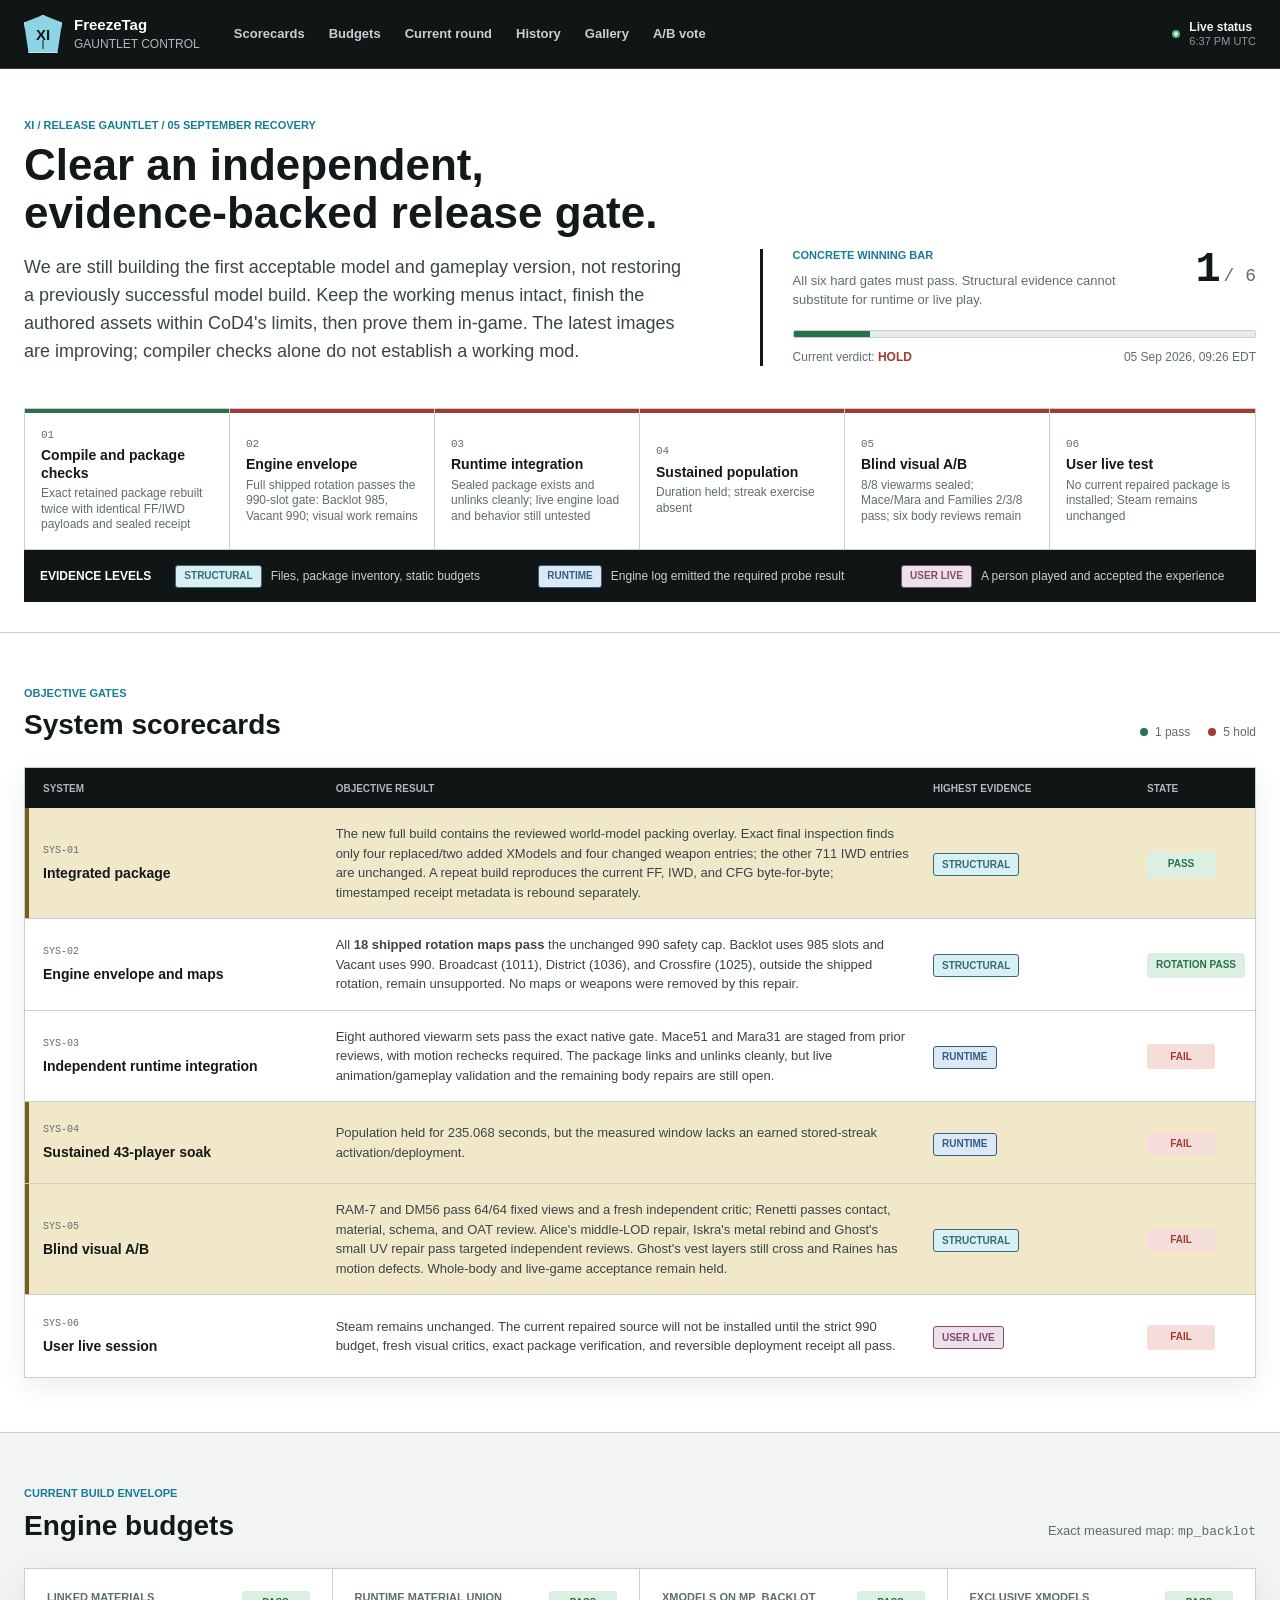
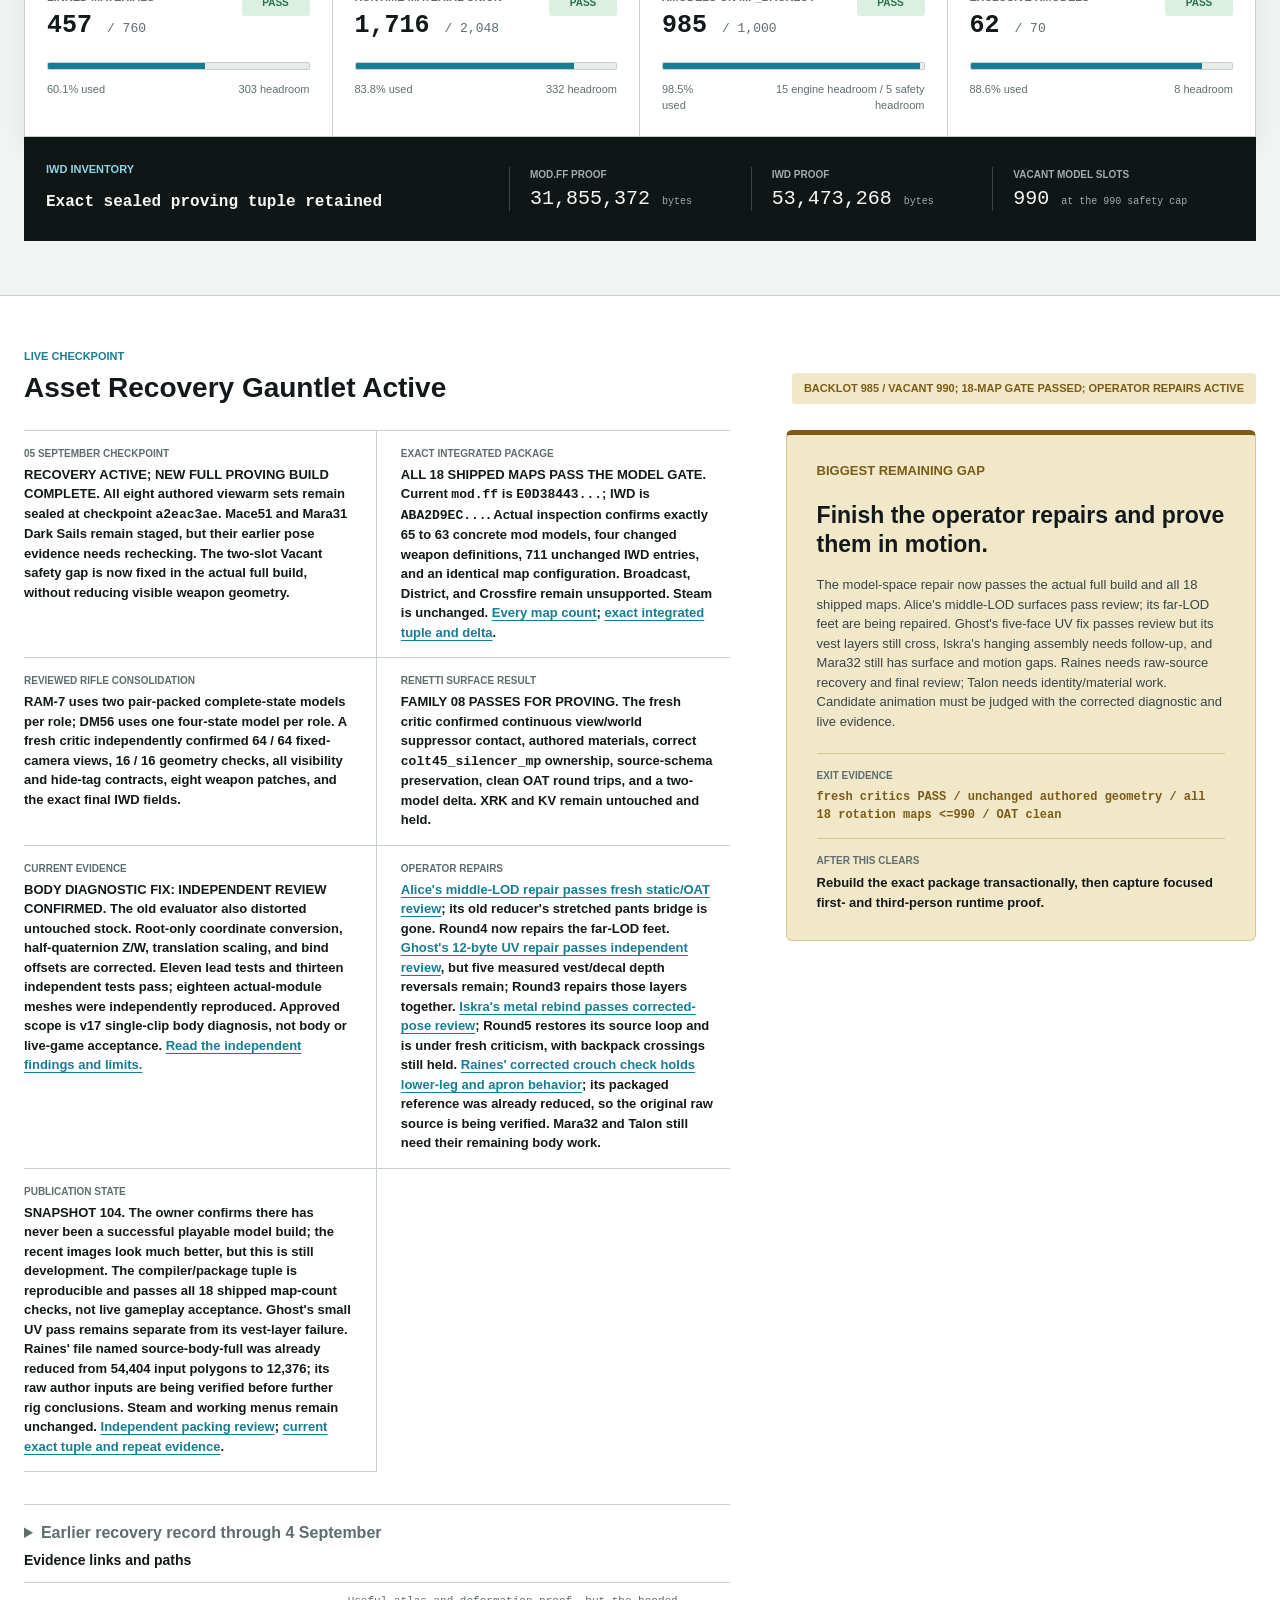
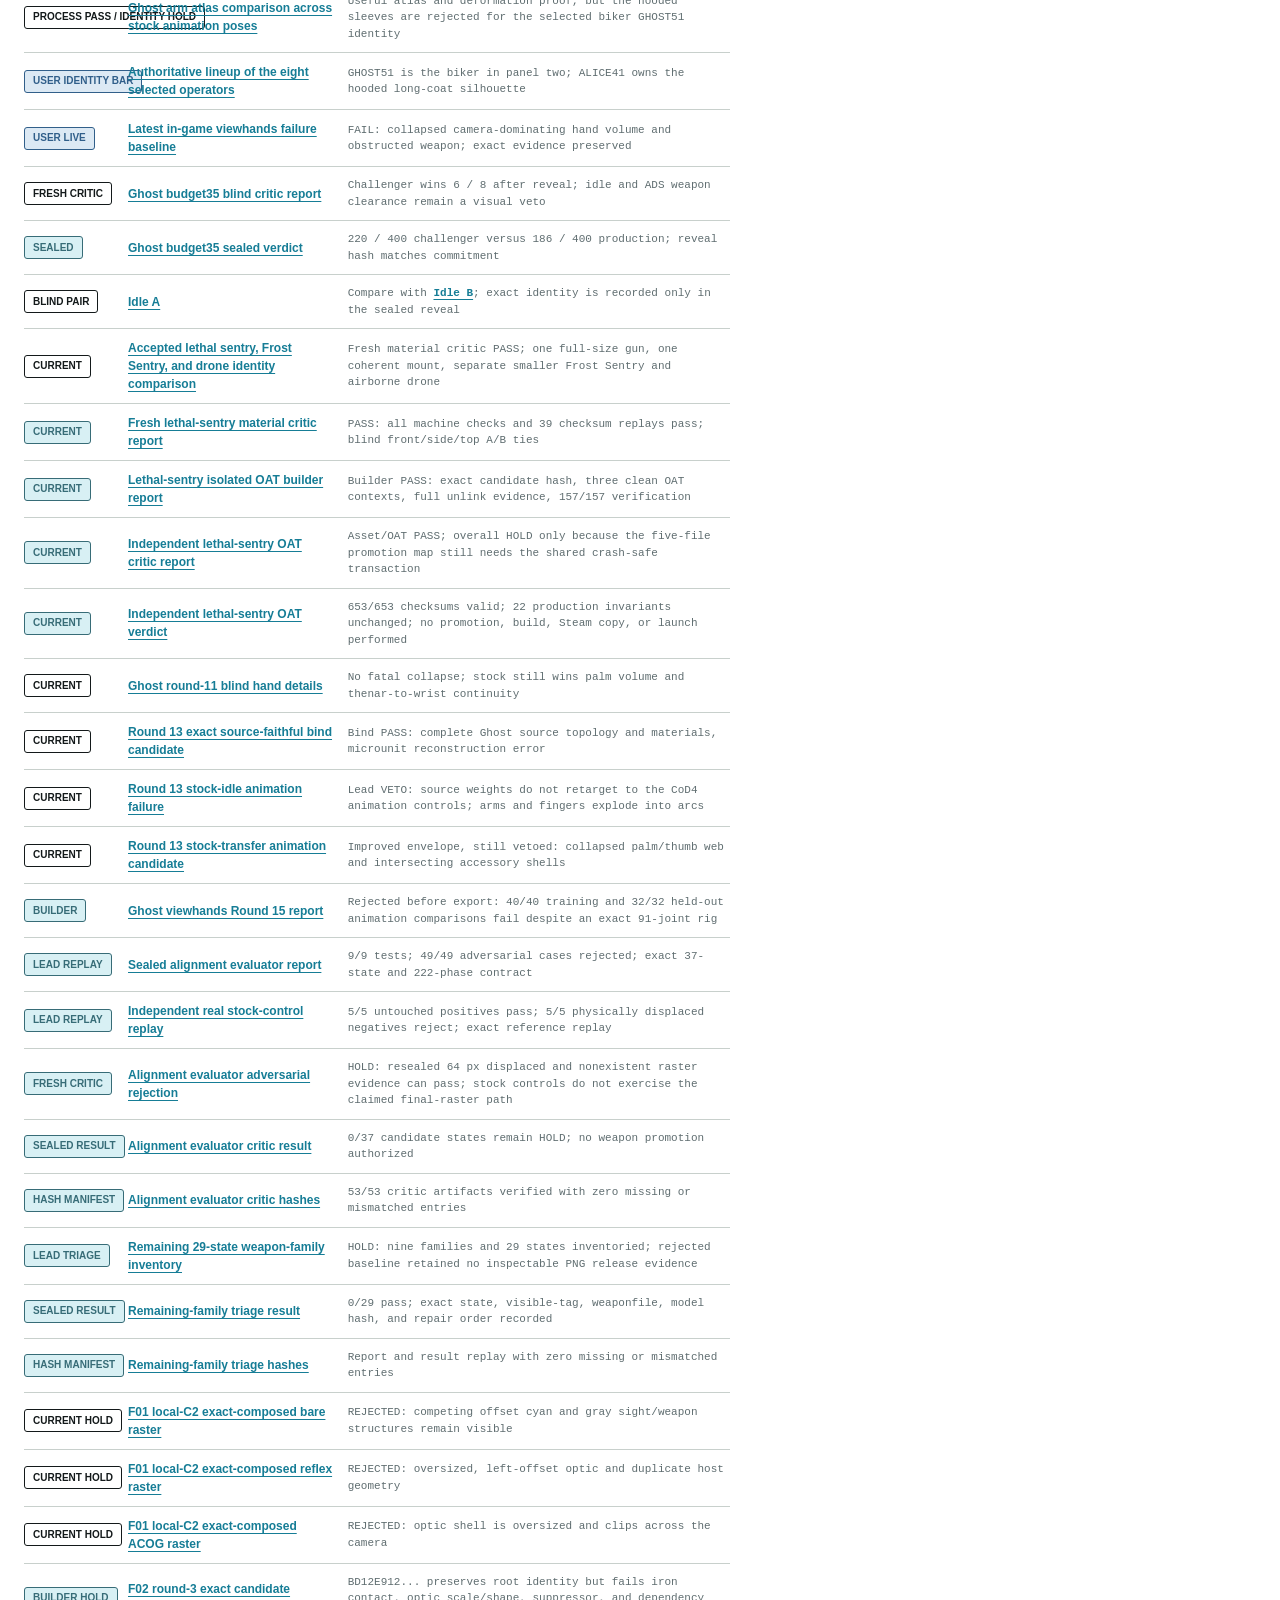
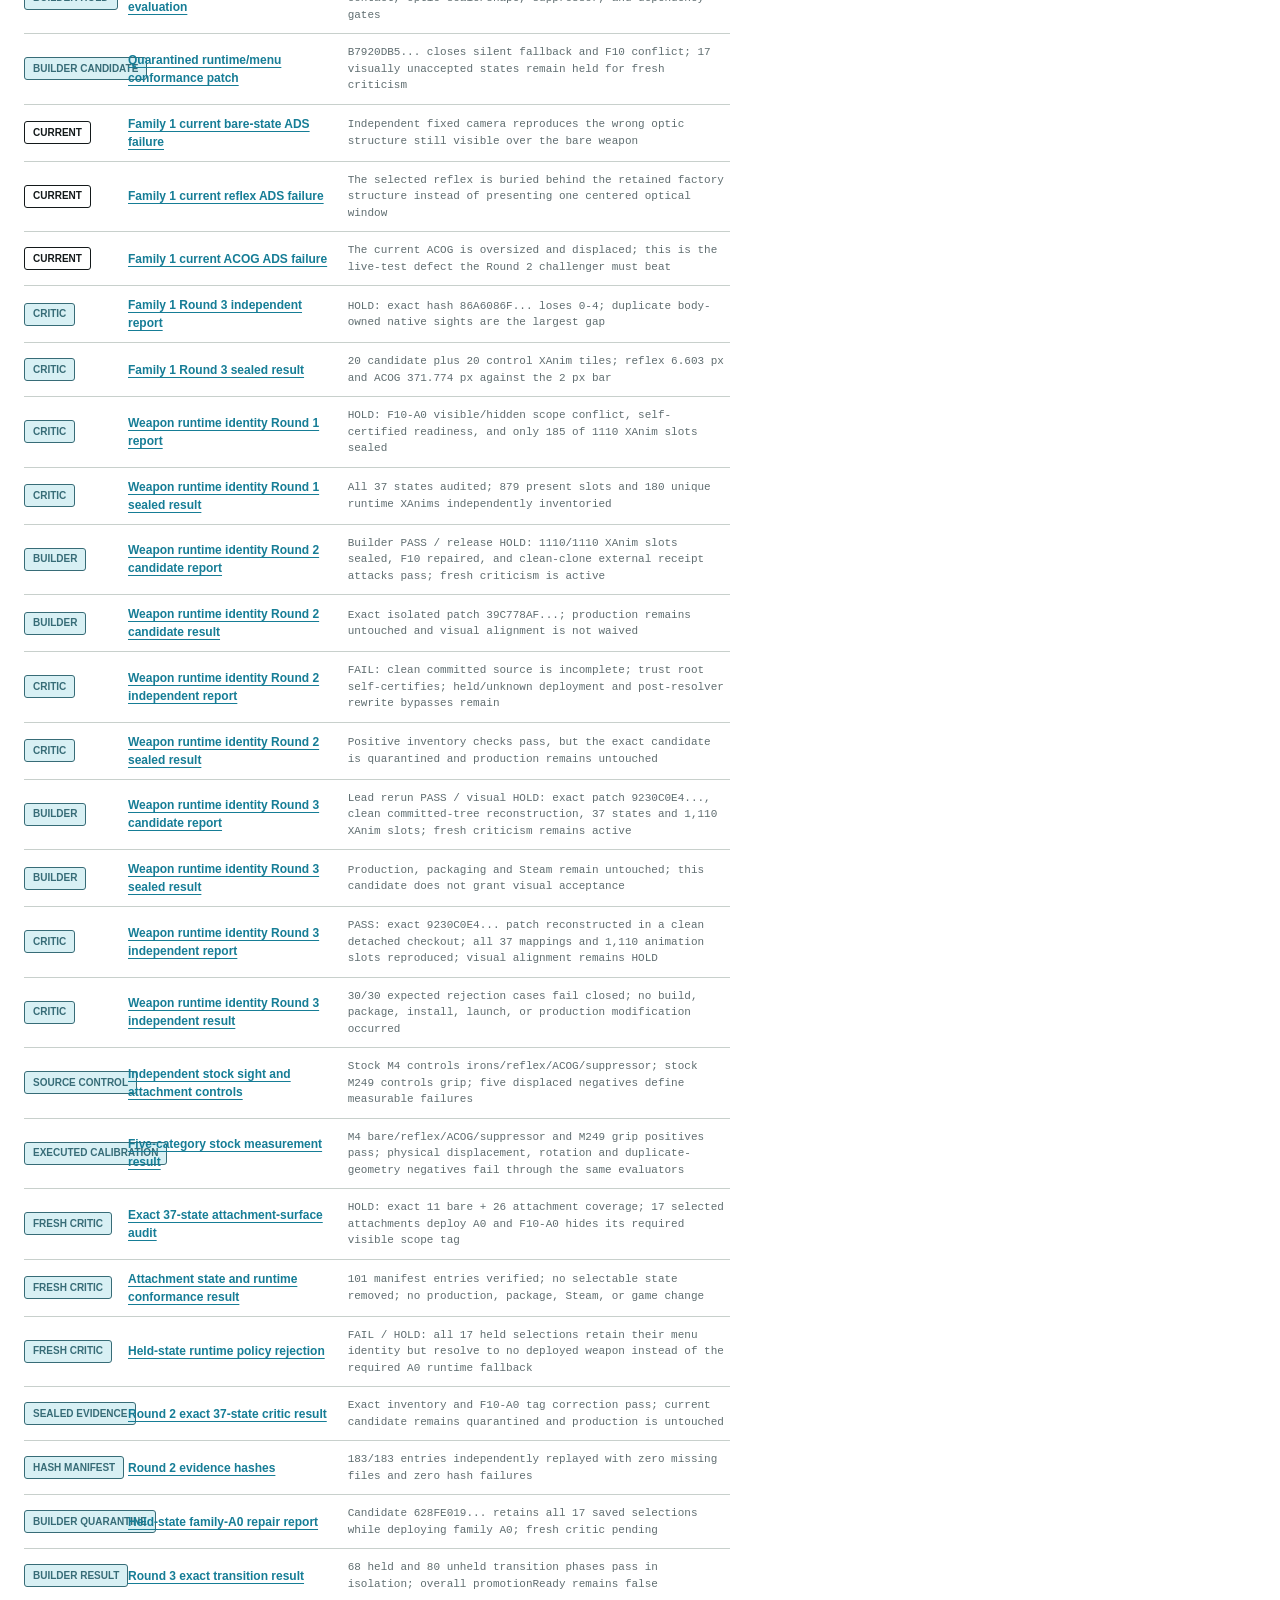
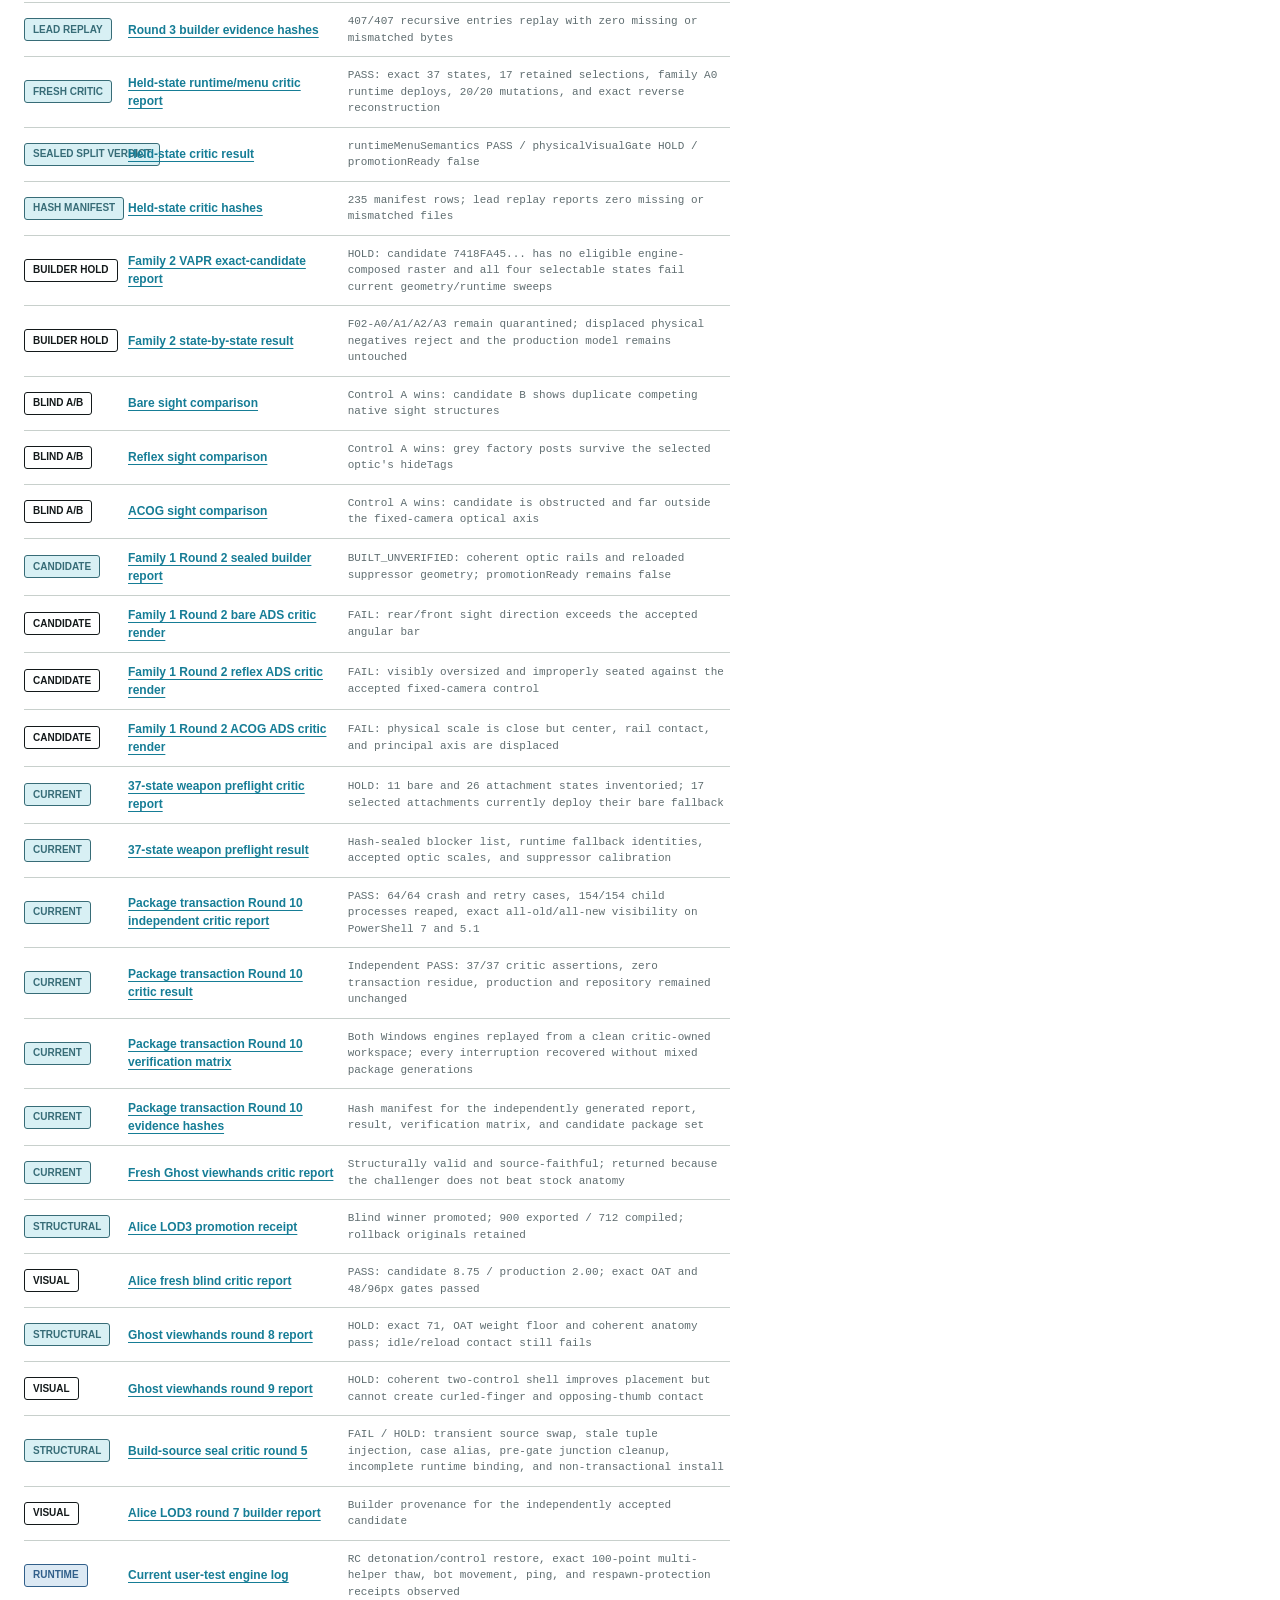
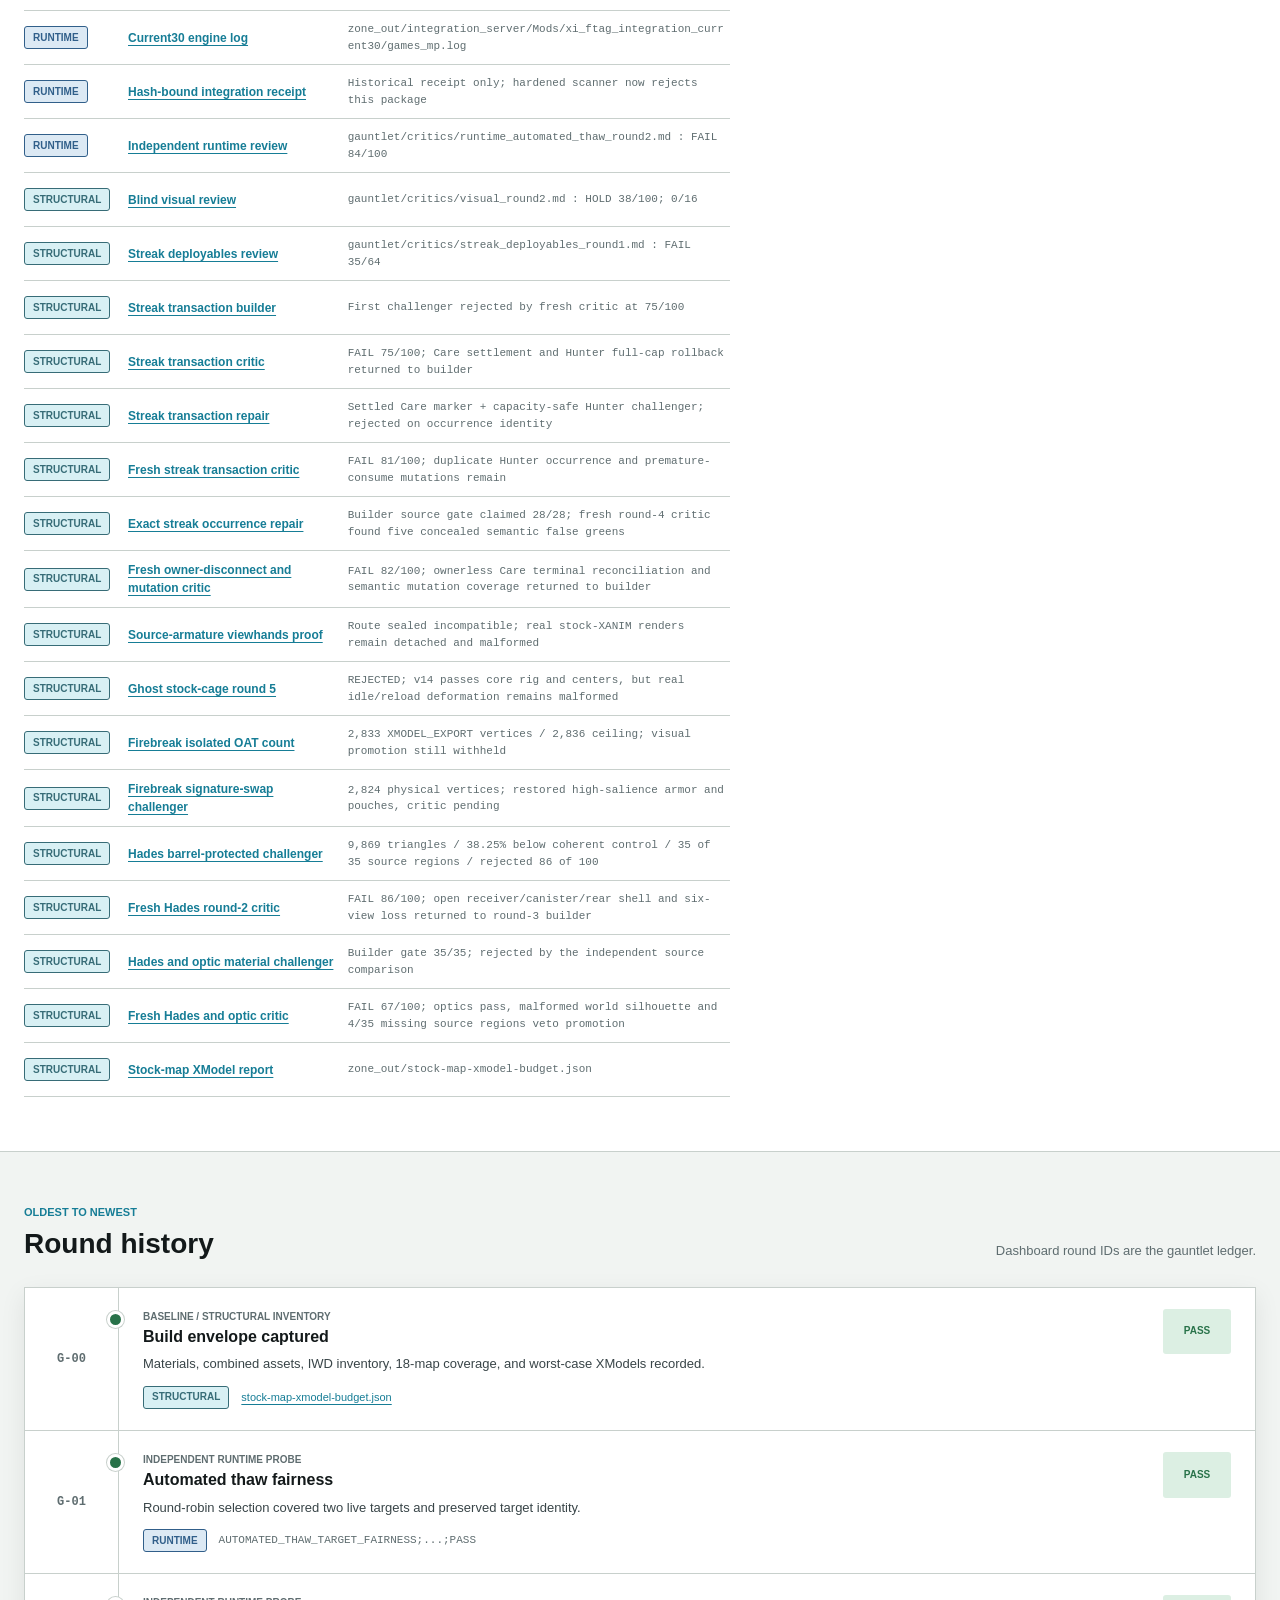
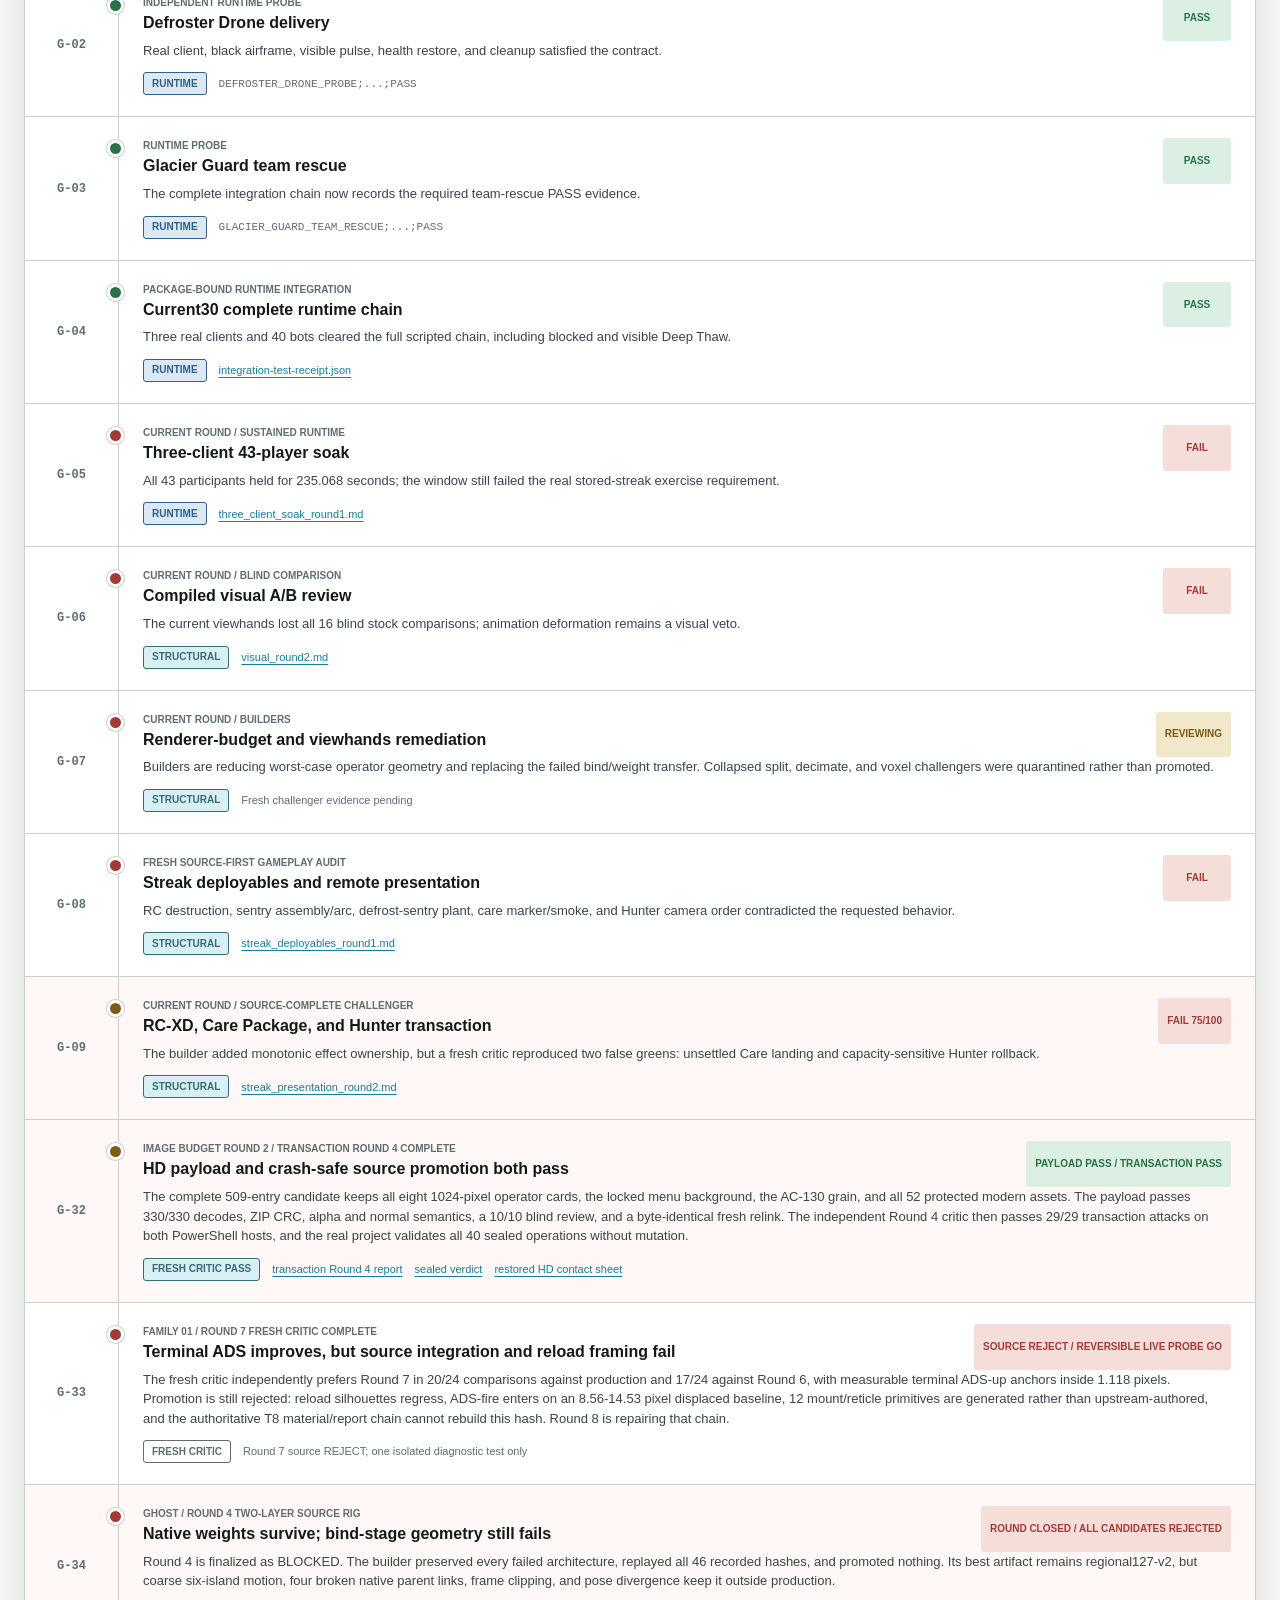
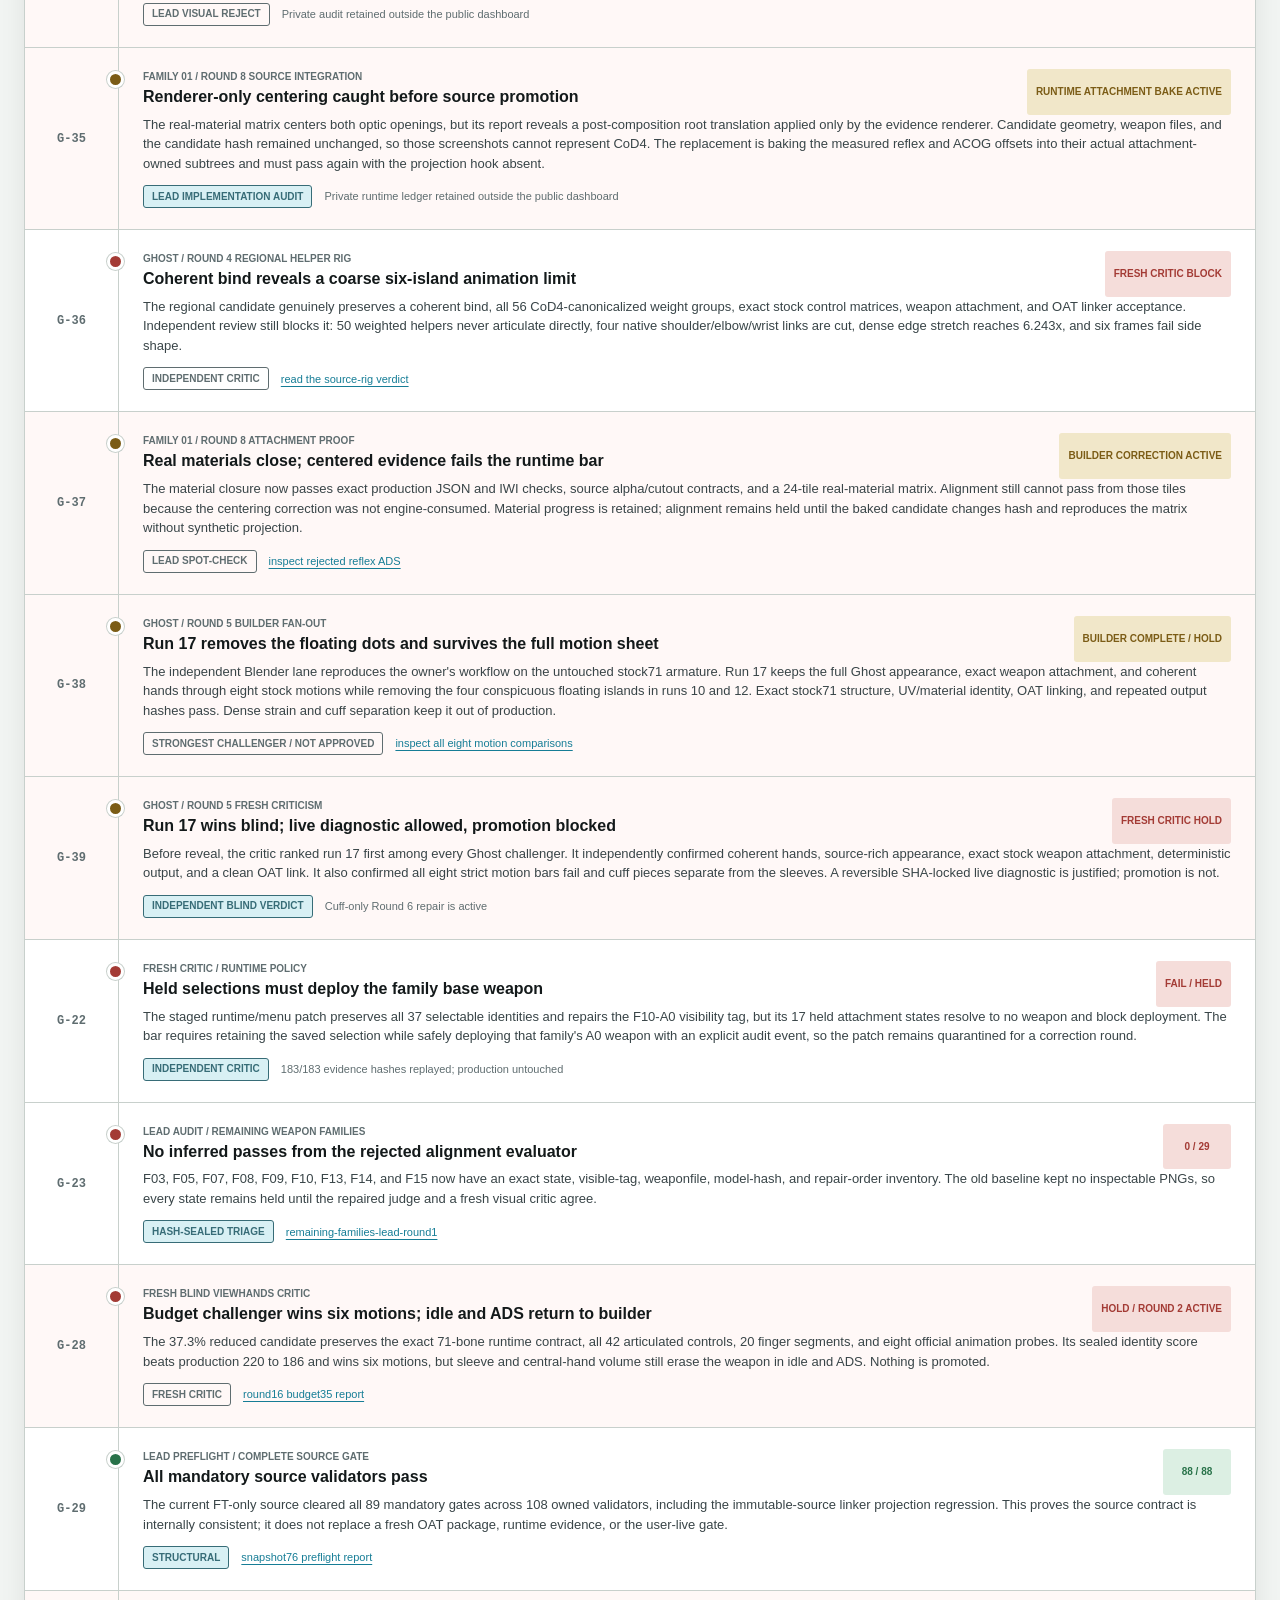
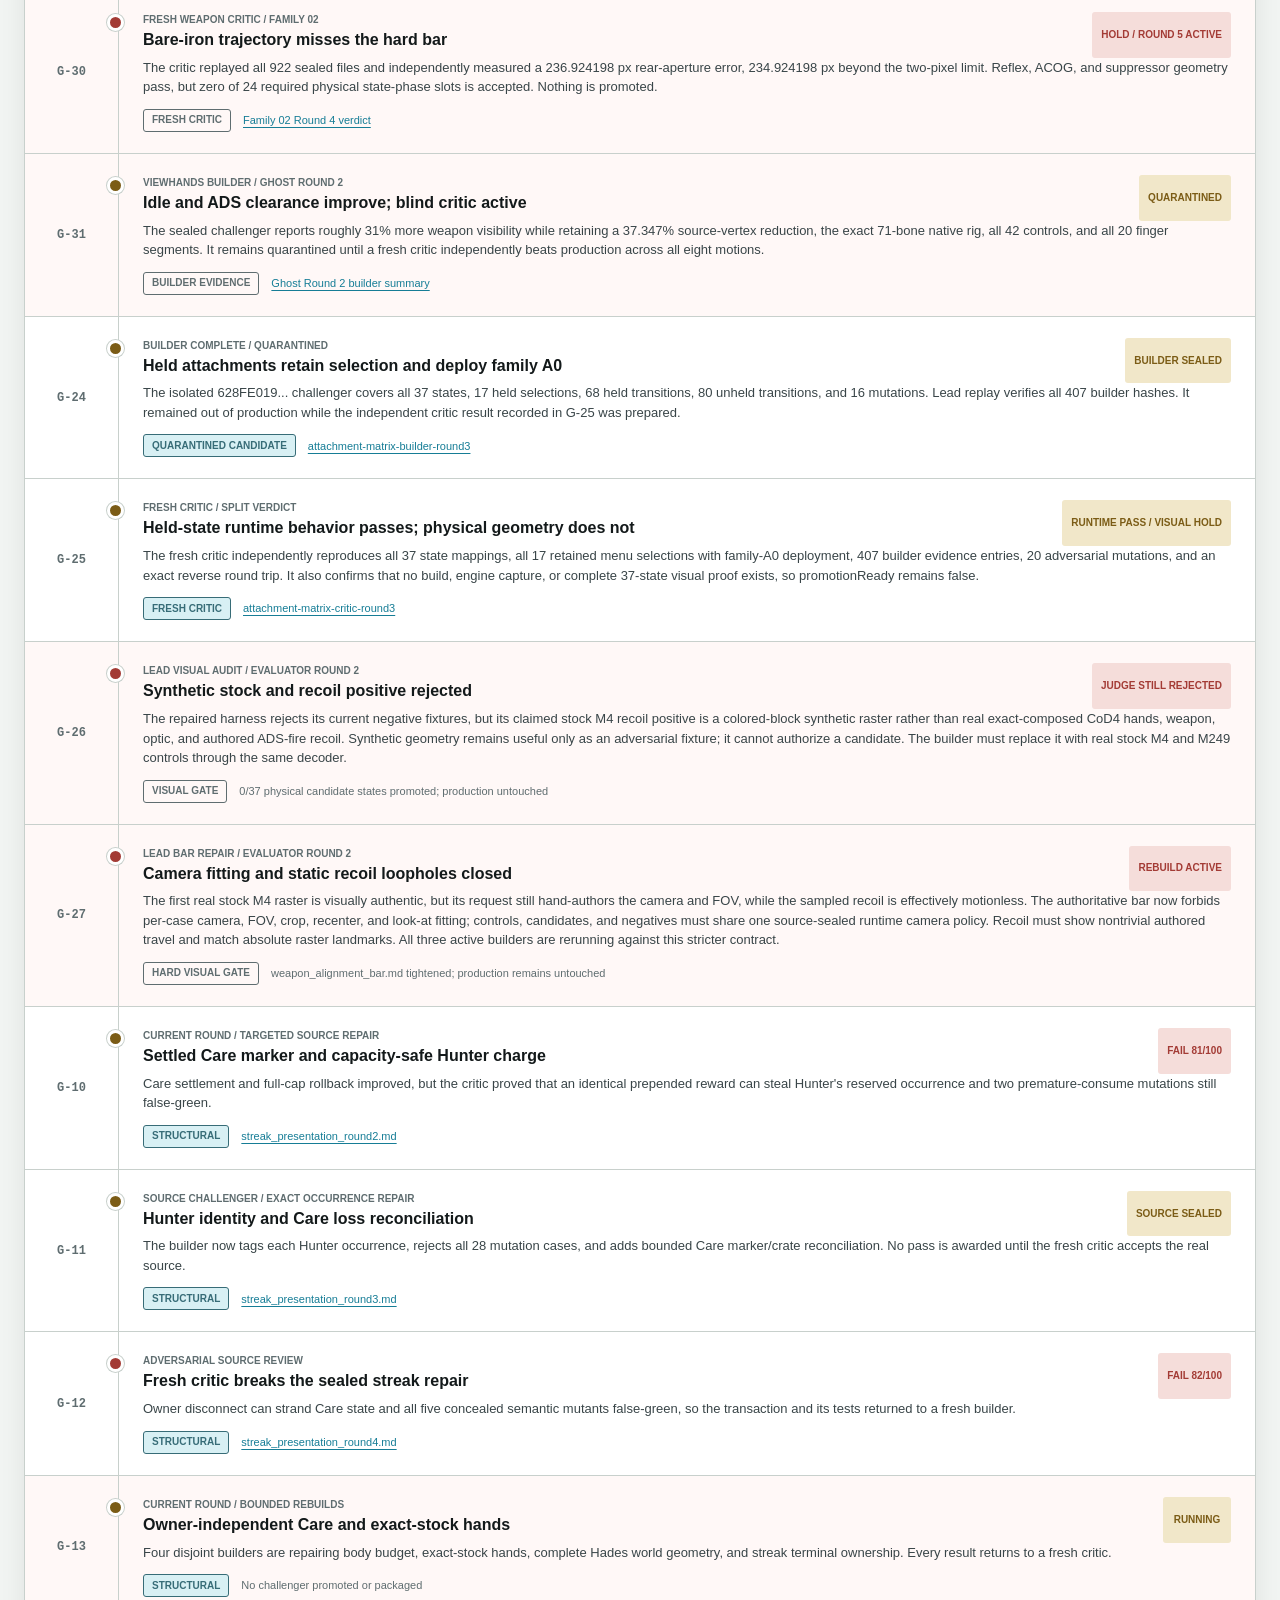
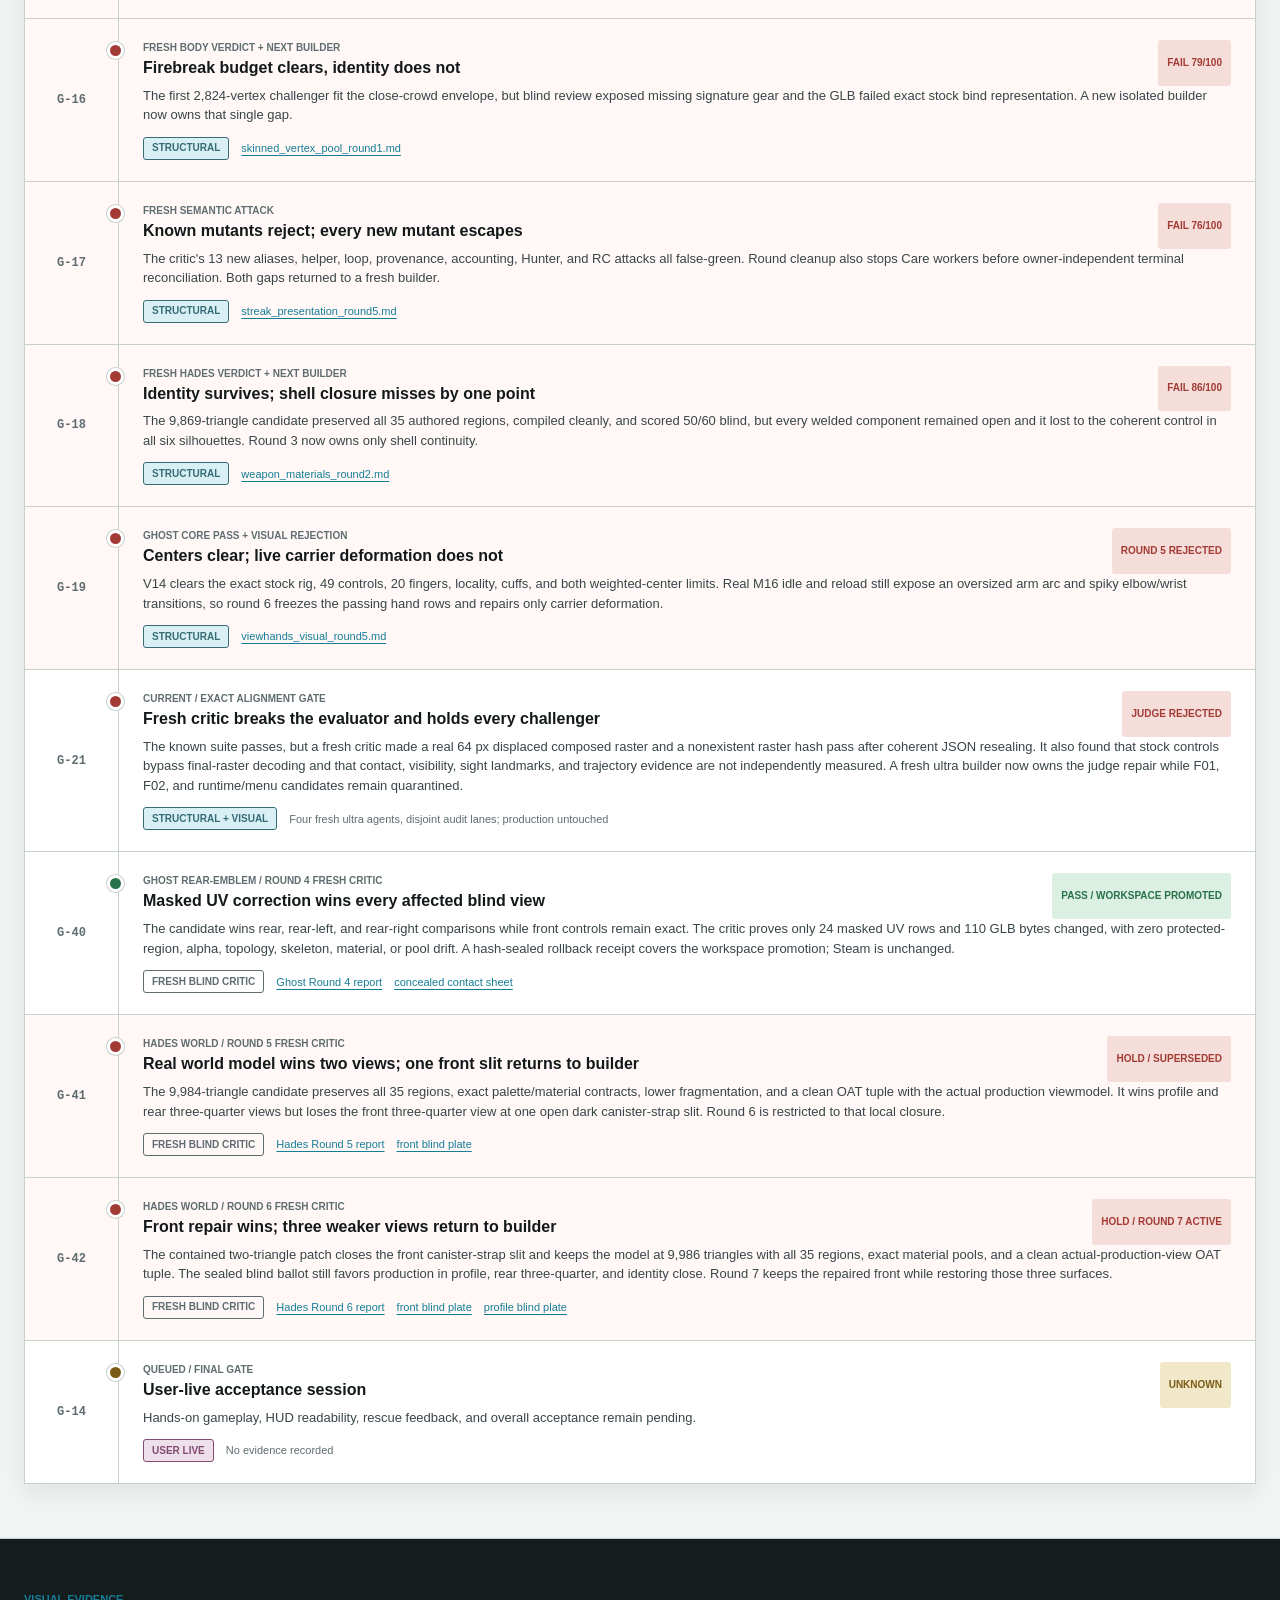
<file: index.html>
<!doctype html>
<html lang="en">
<head>
  <meta charset="utf-8">
  <meta name="viewport" content="width=device-width, initial-scale=1">
  <meta name="color-scheme" content="light">
  <meta name="theme-color" content="#101516">
  <title>XI FreezeTag | Gauntlet Progress</title>
  <link rel="stylesheet" href="styles.css?v=20260905-2">
  <script src="dashboard.js" defer></script>
</head>
<body>
  <a class="skip-link" href="#main-content">Skip to dashboard</a>

  <header class="site-header">
    <div class="header-inner">
      <a class="brand" href="#top" aria-label="XI FreezeTag gauntlet overview">
        <span class="brand-sigil" aria-hidden="true"><span>XI</span></span>
        <span class="brand-copy">
          <strong>FreezeTag</strong>
          <span>Gauntlet control</span>
        </span>
      </a>

      <nav class="section-nav" aria-label="Dashboard sections">
        <a href="#scorecards">Scorecards</a>
        <a href="#budgets">Budgets</a>
        <a href="#current-round">Current round</a>
        <a href="#history">History</a>
        <a href="#progress-gallery">Gallery</a>
        <a href="#visual-vote">A/B vote</a>
      </nav>

      <div class="header-state">
        <span class="live-dot" aria-hidden="true"></span>
        <span>
          <strong>Live status</strong>
          <span data-local-clock>Clock loading</span>
        </span>
      </div>
    </div>
  </header>

  <main id="main-content">
    <!-- SNAPSHOT FACTS: update this block and the matching sections below together. -->
    <section class="intro" id="top" aria-labelledby="goal-title">
      <div class="section-shell">
        <div class="intro-grid">
          <div class="goal-copy">
            <p class="eyebrow">XI / RELEASE GAUNTLET / 05 SEPTEMBER RECOVERY</p>
            <h1 id="goal-title">Clear an independent, evidence-backed release gate.</h1>
            <p class="lede">
              We are still building the first acceptable model and gameplay version, not restoring
              a previously successful model build. Keep the working menus intact, finish the authored
              assets within CoD4's limits, then prove them in-game. The latest images are improving;
              compiler checks alone do not establish a working mod.
            </p>
          </div>

          <div class="gate-summary" aria-labelledby="winning-bar-title">
            <div class="gate-summary-head">
              <div>
                <p class="eyebrow" id="winning-bar-title">Concrete winning bar</p>
                <p class="gate-rule">All six hard gates must pass. Structural evidence cannot substitute for runtime or live play.</p>
              </div>
              <div class="gate-count" aria-label="One of six release gates passed for the current source">
                <strong>1</strong><span>/ 6</span>
              </div>
            </div>
            <div class="gate-progress" role="progressbar" aria-label="Winning bar progress" aria-valuemin="0" aria-valuemax="6" aria-valuenow="1">
              <span style="width: 16.667%"></span>
            </div>
            <div class="snapshot-stamp">
              <span>Current verdict: <strong class="text-fail">HOLD</strong></span>
              <time datetime="2026-09-05T09:26:00-04:00">05 Sep 2026, 09:26 EDT</time>
            </div>
          </div>
        </div>

        <ol class="winning-bar" aria-label="Release gates">
          <li class="checkpoint is-pass">
            <span class="checkpoint-index">01</span>
            <strong>Compile and package checks</strong>
            <span>Exact retained package rebuilt twice with identical FF/IWD payloads and sealed receipt</span>
          </li>
          <li class="checkpoint is-fail">
            <span class="checkpoint-index">02</span>
            <strong>Engine envelope</strong>
            <span>Full shipped rotation passes the 990-slot gate: Backlot 985, Vacant 990; visual work remains</span>
          </li>
          <li class="checkpoint is-fail">
            <span class="checkpoint-index">03</span>
            <strong>Runtime integration</strong>
            <span>Sealed package exists and unlinks cleanly; live engine load and behavior still untested</span>
          </li>
          <li class="checkpoint is-fail">
            <span class="checkpoint-index">04</span>
            <strong>Sustained population</strong>
            <span>Duration held; streak exercise absent</span>
          </li>
          <li class="checkpoint is-fail">
            <span class="checkpoint-index">05</span>
            <strong>Blind visual A/B</strong>
              <span>8/8 viewarms sealed; Mace/Mara and Families 2/3/8 pass; six body reviews remain</span>
          </li>
          <li class="checkpoint is-fail">
            <span class="checkpoint-index">06</span>
            <strong>User live test</strong>
            <span>No current repaired package is installed; Steam remains unchanged</span>
          </li>
        </ol>

        <div class="verification-key" aria-label="Verification level definitions">
          <div class="key-label">Evidence levels</div>
          <div class="key-item">
            <span class="tier tier-structural">Structural</span>
            <span>Files, package inventory, static budgets</span>
          </div>
          <div class="key-item">
            <span class="tier tier-runtime">Runtime</span>
            <span>Engine log emitted the required probe result</span>
          </div>
          <div class="key-item">
            <span class="tier tier-live">User live</span>
            <span>A person played and accepted the experience</span>
          </div>
        </div>
      </div>
    </section>

    <section class="section-band" id="scorecards" aria-labelledby="scorecards-title">
      <div class="section-shell">
        <header class="section-heading">
          <div>
            <p class="eyebrow">Objective gates</p>
            <h2 id="scorecards-title">System scorecards</h2>
          </div>
          <div class="score-tally" aria-label="One release gate passed, five held">
            <span><i class="state-dot pass" aria-hidden="true"></i>1 pass</span>
            <span><i class="state-dot fail" aria-hidden="true"></i>5 hold</span>
          </div>
        </header>

        <div class="score-table" role="table" aria-label="Gauntlet system scorecards">
          <div class="score-head" role="row">
            <span role="columnheader">System</span>
            <span role="columnheader">Objective result</span>
            <span role="columnheader">Highest evidence</span>
            <span role="columnheader">State</span>
          </div>

          <div class="score-row is-current" role="row">
            <div class="score-system" role="cell" data-label="System">
              <span class="system-code">SYS-01</span>
              <strong>Integrated package</strong>
            </div>
            <div class="score-result" role="cell" data-label="Objective result">
              The new full build contains the reviewed world-model packing overlay. Exact final inspection finds only four replaced/two added XModels and four changed weapon entries; the other 711 IWD entries are unchanged. A repeat build reproduces the current FF, IWD, and CFG byte-for-byte; timestamped receipt metadata is rebound separately.
            </div>
            <div role="cell" data-label="Highest evidence"><span class="tier tier-structural">Structural</span></div>
            <div role="cell" data-label="State"><span class="status status-pass">Pass</span></div>
          </div>

          <div class="score-row" role="row">
            <div class="score-system" role="cell" data-label="System">
              <span class="system-code">SYS-02</span>
              <strong>Engine envelope and maps</strong>
            </div>
            <div class="score-result" role="cell" data-label="Objective result">
              All <strong>18 shipped rotation maps pass</strong> the unchanged 990 safety cap. Backlot uses 985 slots and Vacant uses 990. Broadcast (1011), District (1036), and Crossfire (1025), outside the shipped rotation, remain unsupported. No maps or weapons were removed by this repair.
            </div>
            <div role="cell" data-label="Highest evidence"><span class="tier tier-structural">Structural</span></div>
            <div role="cell" data-label="State"><span class="status status-pass">Rotation pass</span></div>
          </div>

          <div class="score-row" role="row">
            <div class="score-system" role="cell" data-label="System">
              <span class="system-code">SYS-03</span>
              <strong>Independent runtime integration</strong>
            </div>
            <div class="score-result" role="cell" data-label="Objective result">
              Eight authored viewarm sets pass the exact native gate. Mace51 and Mara31 are staged from prior reviews, with motion rechecks required. The package links and unlinks cleanly, but live animation/gameplay validation and the remaining body repairs are still open.
            </div>
            <div role="cell" data-label="Highest evidence"><span class="tier tier-runtime">Runtime</span></div>
            <div role="cell" data-label="State"><span class="status status-fail">Fail</span></div>
          </div>

          <div class="score-row is-current" role="row">
            <div class="score-system" role="cell" data-label="System">
              <span class="system-code">SYS-04</span>
              <strong>Sustained 43-player soak</strong>
            </div>
            <div class="score-result" role="cell" data-label="Objective result">
              Population held for 235.068 seconds, but the measured window lacks an earned stored-streak activation/deployment.
            </div>
            <div role="cell" data-label="Highest evidence"><span class="tier tier-runtime">Runtime</span></div>
            <div role="cell" data-label="State"><span class="status status-fail">Fail</span></div>
          </div>

          <div class="score-row is-current" role="row">
            <div class="score-system" role="cell" data-label="System">
              <span class="system-code">SYS-05</span>
              <strong>Blind visual A/B</strong>
            </div>
            <div class="score-result" role="cell" data-label="Objective result">
              RAM-7 and DM56 pass 64/64 fixed views and a fresh independent critic; Renetti passes contact, material, schema, and OAT review. Alice's middle-LOD repair, Iskra's metal rebind and Ghost's small UV repair pass targeted independent reviews. Ghost's vest layers still cross and Raines has motion defects. Whole-body and live-game acceptance remain held.
            </div>
            <div role="cell" data-label="Highest evidence"><span class="tier tier-structural">Structural</span></div>
            <div role="cell" data-label="State"><span class="status status-fail">Fail</span></div>
          </div>

          <div class="score-row" role="row">
            <div class="score-system" role="cell" data-label="System">
              <span class="system-code">SYS-06</span>
              <strong>User live session</strong>
            </div>
            <div class="score-result" role="cell" data-label="Objective result">
              Steam remains unchanged. The current repaired source will not be installed until the strict 990 budget, fresh visual critics, exact package verification, and reversible deployment receipt all pass.
            </div>
            <div role="cell" data-label="Highest evidence"><span class="tier tier-live">User live</span></div>
            <div role="cell" data-label="State"><span class="status status-fail">Fail</span></div>
          </div>
        </div>
      </div>
    </section>

    <section class="section-band section-band-alt" id="budgets" aria-labelledby="budgets-title">
      <div class="section-shell">
        <header class="section-heading">
          <div>
            <p class="eyebrow">Current build envelope</p>
            <h2 id="budgets-title">Engine budgets</h2>
          </div>
          <p class="section-note">Exact measured map: <code>mp_backlot</code></p>
        </header>

        <div class="budget-grid">
          <article class="budget-metric">
            <div class="metric-head">
              <div>
                <span class="metric-label">Linked materials</span>
                <strong>457 <small>/ 760</small></strong>
              </div>
              <span class="status status-pass">Pass</span>
            </div>
            <div class="meter" role="progressbar" aria-label="Linked materials used" aria-valuemin="0" aria-valuemax="760" aria-valuenow="457">
              <span style="--meter-fill: 60.1%"></span>
            </div>
            <p>60.1% used <span>303 headroom</span></p>
          </article>

          <article class="budget-metric">
            <div class="metric-head">
              <div>
                <span class="metric-label">Runtime material union</span>
                <strong>1,716 <small>/ 2,048</small></strong>
              </div>
              <span class="status status-pass">Pass</span>
            </div>
            <div class="meter" role="progressbar" aria-label="Runtime material union used" aria-valuemin="0" aria-valuemax="2048" aria-valuenow="1716">
              <span style="--meter-fill: 83.8%"></span>
            </div>
            <p>83.8% used <span>332 headroom</span></p>
          </article>

          <article class="budget-metric">
            <div class="metric-head">
              <div>
                <span class="metric-label">XModels on mp_backlot</span>
                <strong>985 <small>/ 1,000</small></strong>
              </div>
              <span class="status status-pass">Pass</span>
            </div>
            <div class="meter" role="progressbar" aria-label="XModels used on mp_backlot" aria-valuemin="0" aria-valuemax="1000" aria-valuenow="985">
              <span style="--meter-fill: 98.5%"></span>
            </div>
            <p>98.5% used <span>15 engine headroom / 5 safety headroom</span></p>
          </article>

          <article class="budget-metric">
            <div class="metric-head">
              <div>
                <span class="metric-label">Exclusive XModels</span>
                <strong>62 <small>/ 70</small></strong>
              </div>
              <span class="status status-pass">Pass</span>
            </div>
            <div class="meter" role="progressbar" aria-label="Exclusive XModels used" aria-valuemin="0" aria-valuemax="70" aria-valuenow="62">
              <span style="--meter-fill: 88.6%"></span>
            </div>
            <p>88.6% used <span>8 headroom</span></p>
          </article>
        </div>

        <div class="package-strip" aria-label="IWD package inventory">
          <div class="package-title">
            <span class="eyebrow">IWD inventory</span>
            <strong><code>Exact sealed proving tuple retained</code></strong>
          </div>
          <dl>
            <div>
              <dt>mod.ff proof</dt>
              <dd>31,855,372 <small>bytes</small></dd>
            </div>
            <div>
              <dt>IWD proof</dt>
              <dd>53,473,268 <small>bytes</small></dd>
            </div>
            <div>
              <dt>Vacant model slots</dt>
              <dd>990 <small>at the 990 safety cap</small></dd>
            </div>
          </dl>
        </div>
      </div>
    </section>

    <section class="section-band current-round" id="current-round" aria-labelledby="current-round-title">
      <div class="section-shell">
        <header class="section-heading">
          <div>
            <p class="eyebrow">Live checkpoint</p>
            <h2 id="current-round-title">Asset Recovery Gauntlet Active</h2>
          </div>
          <span class="status status-unknown status-large">Backlot 985 / Vacant 990; 18-map gate passed; operator repairs active</span>
        </header>

        <div class="round-grid">
          <div>
            <dl class="round-facts">
              <div>
                <dt>05 September checkpoint</dt>
                <dd><strong>RECOVERY ACTIVE; NEW FULL PROVING BUILD COMPLETE.</strong> All eight authored viewarm sets remain sealed at checkpoint <code>a2eac3ae</code>. Mace51 and Mara31 Dark Sails remain staged, but their earlier pose evidence needs rechecking. The two-slot Vacant safety gap is now fixed in the actual full build, without reducing visible weapon geometry.</dd>
              </div>
              <div>
                <dt>Exact integrated package</dt>
                <dd><strong>ALL 18 SHIPPED MAPS PASS THE MODEL GATE.</strong> Current <code>mod.ff</code> is <code>E0D38443...</code>; IWD is <code>ABA2D9EC...</code>. Actual inspection confirms exactly 65 to 63 concrete mod models, four changed weapon definitions, 711 unchanged IWD entries, and an identical map configuration. Broadcast, District, and Crossfire remain unsupported. Steam is unchanged. <a href="evidence/current/recovery-20260905/package/stock-map-xmodel-budget.json">Every map count</a>; <a href="evidence/current/recovery-20260905/package/world-pack-integration.json">exact integrated tuple and delta</a>.</dd>
              </div>
              <div>
                <dt>Reviewed rifle consolidation</dt>
                <dd>RAM-7 uses two pair-packed complete-state models per role; DM56 uses one four-state model per role. A fresh critic independently confirmed <strong>64 / 64</strong> fixed-camera views, <strong>16 / 16</strong> geometry checks, all visibility and hide-tag contracts, eight weapon patches, and the exact final IWD fields.</dd>
              </div>
              <div>
                <dt>Renetti surface result</dt>
                <dd><strong>FAMILY 08 PASSES FOR PROVING.</strong> The fresh critic confirmed continuous view/world suppressor contact, authored materials, correct <code>colt45_silencer_mp</code> ownership, source-schema preservation, clean OAT round trips, and a two-model delta. XRK and KV remain untouched and held.</dd>
              </div>
              <div>
                <dt>Current evidence</dt>
                <dd><strong>BODY DIAGNOSTIC FIX: INDEPENDENT REVIEW CONFIRMED.</strong> The old evaluator also distorted untouched stock. Root-only coordinate conversion, half-quaternion Z/W, translation scaling, and bind offsets are corrected. Eleven lead tests and thirteen independent tests pass; eighteen actual-module meshes were independently reproduced. Approved scope is v17 single-clip body diagnosis, not body or live-game acceptance. <a href="evidence/current/recovery-20260905/operators/body-pose-critic.md">Read the independent findings and limits.</a></dd>
              </div>
              <div>
                <dt>Operator repairs</dt>
                <dd><a href="evidence/current/recovery-20260905/operators/alice-round3-critic-report.md">Alice's middle-LOD repair passes fresh static/OAT review</a>; its old reducer's stretched pants bridge is gone. Round4 now repairs the far-LOD feet. <a href="evidence/current/recovery-20260905/operators/ghost-round2-critic-report.md">Ghost's 12-byte UV repair passes independent review</a>, but five measured vest/decal depth reversals remain; Round3 repairs those layers together. <a href="evidence/current/recovery-20260905/operators/iskra-round4-critic-report.md">Iskra's metal rebind passes corrected-pose review</a>; Round5 restores its source loop and is under fresh criticism, with backpack crossings still held. <a href="evidence/current/recovery-20260905/operators/raines-motion-review.md">Raines' corrected crouch check holds lower-leg and apron behavior</a>; its packaged reference was already reduced, so the original raw source is being verified. Mara32 and Talon still need their remaining body work.</dd>
              </div>
              <div>
                <dt>Publication state</dt>
                <dd><strong>SNAPSHOT 104.</strong> The owner confirms there has never been a successful playable model build; the recent images look much better, but this is still development. The compiler/package tuple is reproducible and passes all 18 shipped map-count checks, not live gameplay acceptance. Ghost's small UV pass remains separate from its vest-layer failure. Raines' file named source-body-full was already reduced from 54,404 input polygons to 12,376; its raw author inputs are being verified before further rig conclusions. Steam and working menus remain unchanged. <a href="evidence/current/recovery-20260905/package/world-pack-critic.md">Independent packing review</a>; <a href="evidence/current/recovery-20260905/package/world-pack-integration.json">current exact tuple and repeat evidence</a>.</dd>
              </div>
            </dl>

            <details class="archive-detail">
              <summary>Earlier recovery record through 4 September</summary>
            <dl class="round-facts">
              <div>
                <dt>Ghost arm atlas repair</dt>
                <dd><strong class="text-fail">SHAPE PROCESS RETAINED / OPERATOR IDENTITY HOLD.</strong> The accepted 71-joint hybrid hand shape and stock-animation behavior remain the deformation benchmark. Its atlas-only repair cleanly removes the red/white corruption and won a blind A/B, but the newly supplied authoritative lineup proves those hooded dark sleeves do not belong to the selected biker <code>GHOST51</code>. The next arm candidate must reuse the successful rig-and-weight process with the biker's authored bare tattooed arms, gloves, and textures. <a href="evidence/current/recovery-20260904/ghost-arms-uv-round1/REPORT.md">Inspect the useful but identity-rejected atlas round.</a></dd>
              </div>
              <div>
                <dt>ICR engine-axis repair</dt>
                <dd><strong class="text-pass">STRUCTURAL PASS / USER-LIVE HOLD.</strong> The 4 September runtime screenshot exposed a post-composition skeleton failure hidden by the static renders: <code>j_gun</code> had been rewritten from the HK416 template quaternion and the explicit skin root was missing. The corrected production model restores every template joint transform and inverse-bind matrix, passes the expanded <code>16</code>-viewmodel orientation suite, and links in the focused package with <code>0</code> errors. The weapon geometry and authored optic placement are unchanged. <a href="evidence/current/recovery-20260904/icr-engine-axis-round1/REPORT.md">Read the repair report and inspect the runtime evidence.</a></dd>
              </div>
              <div>
                <dt>Current Ghost visual split</dt>
                <dd><strong>AUTHORITATIVE IDENTITY BAR CORRECTED.</strong> The selected <code>GHOST51</code> is the biker in the second panel: black cap and goggles, beard, sleeveless patch vest, tattooed arms, and pale cargo jeans. The hooded long-coat operator is <code>ALICE41</code>. The current production body has the right biker identity but a poor conversion; the mistaken hooded replacement is rejected and remains staged only as evidence. <a href="evidence/current/recovery-20260904/operator-lineup/authoritative-eight-operators.png">View the authoritative eight-operator lineup.</a></dd>
              </div>
              <div>
                <dt>Active repair round</dt>
                <dd><strong>RECOVERY ACTIVE; NO NEW PLAYABLE SNAPSHOT CLAIMED.</strong> Ghost rear-emblem round 4 passed a fresh concealed A/B in every affected view, changed exactly <code>24</code> masked UV rows and <code>110</code> GLB bytes, and was promoted through a hash-sealed workspace-only transaction. Its body, hands, skeleton, materials, pools, and Steam tuple stayed fixed. Hades round 6 then closed the front purple canister-strap slit with a contained two-triangle patch and passed every structural gate. The fresh critic still held it because production decisively won profile, rear three-quarter, and identity-close views. Round 7 is retaining the successful front closure while restoring those three weaker surfaces.</dd>
              </div>
              <div>
                <dt>Triangle allocation result</dt>
                <dd>Triangle count remains a ceiling, not the visual bar. Hades round 6 fits at <code>9,986 / 10,000</code> triangles, keeps disconnected components at <code>2,445</code>, preserves all <code>35</code> semantic regions and both exact materials, and passes the actual production-view OAT tuple at <code>0</code> warnings and <code>0</code> errors. Its blind tally is still only <code>1</code> candidate win to <code>3</code> production wins. Round 7 must recover production-quality canister-strap, receiver, and snake continuity without losing the repaired front or exceeding the engine ceiling.</dd>
              </div>
              <div>
                <dt>Exact test tuple</dt>
                <dd><strong class="text-pass">LAST PLAYABLE BASELINE ONLY.</strong> Snapshot 89 remains the last sealed reversible tuple: <code>mod.ff</code> <code>8B0F3FEB...</code>, <code>xi_ftag.iwd</code> <code>0369317B...</code>, and <code>xi_ftag.cfg</code> <code>FAC54B77...</code>. Current source is newer and is not represented by those hashes.</dd>
              </div>
              <div>
                <dt>Build evidence</dt>
                <dd><a href="evidence/current/seal/snapshot89-build-report.md">Read the Snapshot 89 report</a>, <a href="evidence/current/seal/snapshot89-independent-critic.md">read the fresh independent tuple verdict</a>, <a href="evidence/current/seal/snapshot89-build-result.json">inspect the machine-readable result</a>, or <a href="evidence/current/seal/snapshot89-build-sha256sums.txt">verify the exact hashes</a>.</dd>
              </div>
              <div>
                <dt>Concurrent map work</dt>
                <dd>The separate map agent's work is outside this sealed runtime tuple. Snapshot 89 packages only the main <code>xi_ftag</code> runtime files and does not modify or publish custom-map work.</dd>
              </div>
              <div>
                <dt>Steam test install</dt>
                <dd><strong class="text-pass">EXACT TUPLE VERIFIED.</strong> The three Snapshot 89 files were clean-installed at <code>2026-08-28 16:44 EDT</code>; all destination hashes match the sealed manifest. The previous runtime was moved intact to <code>_backup_xi_ftag_20260828_164451_dbe64e08</code> before publication.</dd>
              </div>
              <div>
                <dt>Recovered builders</dt>
                <dd>All eight operator far LODs now have promotion receipts. Alice's <code>900 exported / 712 compiled</code> challenger beat production <code>8.75 / 2.00</code> in a concealed A/B, passed a fresh OAT round trip, and was promoted through a hash-sealed rollback transaction. LOD0, viewhands, cards, and the other seven operators stayed unchanged.</dd>
              </div>
              <div>
                <dt>Independent critics</dt>
                <dd><strong class="text-pass">GHOST ROUND 4 FRESH CRITIC PASS; HADES ROUND 6 FRESH CRITIC HOLD.</strong> Ghost wins the rear, rear-left, and rear-right concealed comparisons while front and side controls remain exact. Hades round 6 decisively wins the repaired front three-quarter view, but production decisively wins profile, rear three-quarter, and identity close. Neither result substitutes for a sealed runtime package or the user's live test.</dd>
              </div>
              <div>
                <dt>Probe</dt>
                <dd><strong class="text-pass">ROUND 10 FRESH CRITIC PASS.</strong> PowerShell 7.6.4 and Windows PowerShell 5.1 each pass <code>32 / 32</code> independent interruption cases. The critic confirms exact all-old/all-new visibility, zero mixed states, zero residue, <code>154 / 154</code> child processes reaped, <code>37 / 37</code> critic checks, and identical production snapshots. Power-loss and kernel-crash simulation remain outside this offline process-termination bar.</dd>
              </div>
              <div>
                <dt>Remote viewer</dt>
                <dd><strong class="text-pass">PERMANENT PUBLIC PAGE LIVE AT SNAPSHOT 93.</strong> The dedicated <a href="https://n2nshadow.github.io/xi-freezetag-gauntlet/?snapshot=93">GitHub Pages dashboard</a> works away from the home network over HTTPS and includes the sealed Hades round 6 critic evidence. The private mod and recovered reference source remain private.</dd>
              </div>
              <div>
                <dt>Alignment evaluator</dt>
                <dd><strong class="text-fail">FRESH CRITIC REJECTED THE JUDGE.</strong> The Round 4 critic built a fully synthetic package containing a 21-byte fake executable, repeated black rasters, fabricated recoil witnesses, and a self-authored acceptance record; the real evaluator returned <code>PASS</code> and <code>mayAuthorizePromotion=true</code>. Physical mutation controls do discriminate, but provenance has no verifier-owned trust root. Alignment numbers remain advisory until an authenticated CoD4 capture chain or the user-live view confirms them.</dd>
              </div>
              <div>
                <dt>Gameplay spine</dt>
                <dd><strong class="text-pass">IMAGE PAYLOAD AND SOURCE TRANSACTION PASS.</strong> Round 2 restores the approved <code>CCE34781...</code> HD aggregate, removes <code>59</code> linked image names, and cuts IWI payload by <code>24.230907%</code>. The fresh Round 4 critic passes all <code>29</code> adversarial scenarios on PowerShell 7 and 5.1, including both Round 3 exploits, forged receipts, caught failures, and post-displacement hard kills. The untouched real project validates all <code>40</code> approved operations on both hosts. Promotion is queued until the active source builders finish reading production.</dd>
              </div>
              <div>
                <dt>Verdict</dt>
                <dd><strong class="text-fail">SOURCE REPAIR IN PROGRESS.</strong> One narrowly contained Ghost visual repair has earned promotion inside the workspace. Hades round 6 remains quarantined after a <code>1-3</code> blind loss, round 7 is active, and Steam remains untouched. No newer package will be called improved merely because it compiles: source gates, independent visual review, a sealed reversible build, and the user's in-game verdict remain separate requirements.</dd>
              </div>
              <div>
                <dt>Sentry recovery</dt>
                <dd><strong class="text-pass">CURRENT SOURCE PASS / RELEASE HOLD.</strong> A fresh specialist verified one shared suitcase marker, identical deployment timing, one clean full-size lethal sentry, one compact defroster, no C4/claymore presentation, no child-model pileup, and grounded yaw-only rotation. Two independent OAT probes produced the same <code>704,685</code>-byte fastfile with zero warnings/errors. A real client test is still required, especially around the retained <code>0.8</code>-second settle fuse.</dd>
              </div>
              <div>
                <dt>Operator Round 2 verdict</dt>
                <dd><strong class="text-fail">FAIL / HOLD; PRODUCTION UNCHANGED.</strong> The candidate hands won <code>5 / 5</code> strict blind comparisons against current, but lost <code>5 / 5</code> against stock, remained oversized and open-handed, and raised the compiled viewhands maximum by <code>1,022</code> vertices. The body was a <code>4 / 4</code> visual tie because only skin weights changed; the broken source-material-to-atlas assignment could not improve. The next builder is restricted to Ghost body atlas mapping with topology, positions, joints, weights, viewhands, and pool counts frozen. <a href="evidence/current/recovery-20260829/operator-round2-critic/REPORT.md">Read the critic report.</a></dd>
              </div>
              <div>
                <dt>Ghost Atlas Round 3 verdict</dt>
                <dd><strong class="text-fail">FAIL / HOLD; PRODUCTION UNCHANGED.</strong> The candidate passed isolated OAT linkage and preserved exact body, hands, topology, skeleton, material-slot, and pool counts, but a fresh blind critic scored production <code>26</code> to candidate <code>14</code>. The broad remap changed <code>8,210 / 8,939</code> UV rows and produced patchwork beard, neck/vest islands, a malformed grenade mark, stretched vest geometry, and blue-white lower-leg fragments. The next round starts from production and may change only an explicitly verified rear-emblem vertex mask; atlas RGB/alpha and every other UV remain frozen. <a href="evidence/current/recovery-20260829/ghost-atlas-round3-critic/REPORT.md">Read the critic report.</a></dd>
              </div>
              <div>
                <dt>Ghost Rear-Emblem Round 4 verdict</dt>
                <dd><strong class="text-pass">PASS / WORKSPACE PROMOTED.</strong> A fresh critic concealed production and candidate identities, then selected the candidate in all three affected rear views while the front stayed exact and side differences were limited to rear-emblem edge pixels. Independent containment found exactly <code>24</code> changed <code>TEXCOORD_0</code> rows, zero changes outside the mask, no alpha change, and exact body, hands, bone, material, and pool budgets. <a href="evidence/current/recovery-20260829/ghost-rear-emblem-round4-critic/REPORT.md">Read the critic report.</a></dd>
              </div>
              <div>
                <dt>Hades World Round 6 verdict</dt>
                <dd><strong class="text-fail">HOLD / ROUND 7 ACTIVE.</strong> The <code>9,986</code>-triangle candidate closes the criticized front slit and passes topology, atlas, alpha, material, pool, integrity, and actual production-view OAT gates. In the sealed blind review it decisively wins front three-quarter, while production decisively wins profile, rear three-quarter, and identity close. Round 7 must keep the front repair and recover those three surfaces. <a href="evidence/current/recovery-20260829/hades-world-round6-critic/REPORT.md">Read the critic report.</a></dd>
              </div>
              <div>
                <dt>Weapon alignment</dt>
                <dd><strong>FAMILY 01 OPTIC TRANSLATION REJECTED ON CONTACT.</strong> A real geometry bake centered reflex and ACOG views, but side/profile evidence showed both optic assemblies floating above the receiver rail. That candidate is rejected. The next pass must keep rigid authored optics physically seated and center the whole weapon through an engine-consumed ADS path, never by separating the sight from the gun.</dd>
              </div>
              <div>
                <dt>Sentry deployment trace</dt>
                <dd>The sealed source routes both sentries through the shared suitcase deployment path while retaining one full-size lethal gun and one mini T8 defroster. Snapshot 89 must now prove in game that stale composite geometry is gone and both presentations match the intended deployment.</dd>
              </div>
              <div>
                <dt>Outlaw lens and IWD</dt>
                <dd>The exact Snapshot 89 IWD contains <code>340</code> reachable runtime images and <code>519</code> total entries at <code>29,853,466</code> bytes. ZIP ordering, CRC, exclusions, source-backed material reachability, and all <code>72</code> announcer clips pass. Its Steam copy now matches the sealed hash byte-for-byte.</dd>
              </div>
              <div>
                <dt>Hades world probe</dt>
                <dd><strong class="text-fail">FRESH CRITIC FAIL / HOLD; ALL 7 GATES STILL FAIL.</strong> The sealed view won five decisive blind comparisons and tied two identity views, but none passed unconditionally. All optics remain visibly unseated, ACOG and holographic transmission are unusable, loose/open geometry remains, the import plan is stale, and no sealed world GLB exists. OAT was correctly skipped because the view/world package is incomplete. The next builder may create only one real world candidate with topology, UV, identity, and compile evidence. <a href="evidence/current/recovery-20260829/hades-round4-critic/REPORT.md">Read the critic report.</a></dd>
              </div>
              <div>
                <dt>Operator LOD3 verdict</dt>
                <dd><strong class="text-pass">PASS / ALL EIGHT PROMOTED.</strong> Seven prior winners remain intact. Alice round 8 replaced only its malformed production LOD3, reduced compiled vertices from <code>965</code> to <code>712</code>, and passed presentation, four-LOD, and five body-budget scenarios. Receipt <code>promotion-receipt.json</code> records the sealed critic evidence, before/after hashes, and rollback files.</dd>
              </div>
              <div>
                <dt>Weapon-pool constraint</dt>
                <dd>The current source stays at <code>11</code> explicitly linked weapons inside the <code>128</code>-weapon runtime pool, with seven approved XI utility names and no duplicated stock aliases. Stock XModels are references rather than embedded copies, so deleting those references would not buy attachment headroom. The runtime manifest retains <code>340</code> reachable images after eight byte-identical slots were removed. <a href="evidence/current/recovery-20260829/runtime-asset-audit.md">Read the current asset audit.</a></dd>
              </div>
            </dl>
            </details>

            <div class="evidence-block">
              <h3>Evidence links and paths</h3>
              <ul class="evidence-list">
                <li>
                  <span class="tier tier-visual">Process pass / identity hold</span>
                  <a href="evidence/current/recovery-20260904/ghost-arms-uv-round1/before-after-stock-animation-poses.png">Ghost arm atlas comparison across stock animation poses</a>
                  <code>Useful atlas and deformation proof, but the hooded sleeves are rejected for the selected biker GHOST51 identity</code>
                </li>
                <li>
                  <span class="tier tier-runtime">User identity bar</span>
                  <a href="evidence/current/recovery-20260904/operator-lineup/authoritative-eight-operators.png">Authoritative lineup of the eight selected operators</a>
                  <code>GHOST51 is the biker in panel two; ALICE41 owns the hooded long-coat silhouette</code>
                </li>
                <li>
                  <span class="tier tier-runtime">User live</span>
                  <a href="evidence/current/hands/live-failure-round1/evidence/live-failure-wide.png">Latest in-game viewhands failure baseline</a>
                  <code>FAIL: collapsed camera-dominating hand volume and obstructed weapon; exact evidence preserved</code>
                </li>
                <li>
                  <span class="tier tier-visual">Fresh critic</span>
                  <a href="evidence/current/hands/round16-budget35-critic/REPORT.md">Ghost budget35 blind critic report</a>
                  <code>Challenger wins 6 / 8 after reveal; idle and ADS weapon clearance remain a visual veto</code>
                </li>
                <li>
                  <span class="tier tier-structural">Sealed</span>
                  <a href="evidence/current/hands/round16-budget35-critic/blind-verdict.json">Ghost budget35 sealed verdict</a>
                  <code>220 / 400 challenger versus 186 / 400 production; reveal hash matches commitment</code>
                </li>
                <li>
                  <span class="tier tier-visual">Blind pair</span>
                  <a href="evidence/current/hands/round16-budget35-critic/pairs/idle-A.png">Idle A</a>
                  <code>Compare with <a href="evidence/current/hands/round16-budget35-critic/pairs/idle-B.png">Idle B</a>; exact identity is recorded only in the sealed reveal</code>
                </li>
                <li>
                  <span class="tier tier-visual">Current</span>
                  <a href="evidence/current/sentry/material-identity.png">Accepted lethal sentry, Frost Sentry, and drone identity comparison</a>
                  <code>Fresh material critic PASS; one full-size gun, one coherent mount, separate smaller Frost Sentry and airborne drone</code>
                </li>
                <li>
                  <span class="tier tier-structural">Current</span>
                  <a href="evidence/current/sentry/material-critic-report.md">Fresh lethal-sentry material critic report</a>
                  <code>PASS: all machine checks and 39 checksum replays pass; blind front/side/top A/B ties</code>
                </li>
                <li>
                  <span class="tier tier-structural">Current</span>
                  <a href="evidence/current/sentry/oat-round6/builder-report.md">Lethal-sentry isolated OAT builder report</a>
                  <code>Builder PASS: exact candidate hash, three clean OAT contexts, full unlink evidence, 157/157 verification</code>
                </li>
                <li>
                  <span class="tier tier-structural">Current</span>
                  <a href="evidence/current/sentry/oat-round7/critic-report.md">Independent lethal-sentry OAT critic report</a>
                  <code>Asset/OAT PASS; overall HOLD only because the five-file promotion map still needs the shared crash-safe transaction</code>
                </li>
                <li>
                  <span class="tier tier-structural">Current</span>
                  <a href="evidence/current/sentry/oat-round7/critic-result.json">Independent lethal-sentry OAT verdict</a>
                  <code>653/653 checksums valid; 22 production invariants unchanged; no promotion, build, Steam copy, or launch performed</code>
                </li>
                <li>
                  <span class="tier tier-visual">Current</span>
                  <a href="evidence/current/hands/bind-left-details.png">Ghost round-11 blind hand details</a>
                  <code>No fatal collapse; stock still wins palm volume and thenar-to-wrist continuity</code>
                </li>
                <li>
                  <span class="tier tier-visual">Current</span>
                  <a href="evidence/current/hands/round13-bind-invariant-a/bind-candidate.png">Round 13 exact source-faithful bind candidate</a>
                  <code>Bind PASS: complete Ghost source topology and materials, microunit reconstruction error</code>
                </li>
                <li>
                  <span class="tier tier-visual">Current</span>
                  <a href="evidence/current/hands/round13-bind-invariant-a/idle-candidate-fail.png">Round 13 stock-idle animation failure</a>
                  <code>Lead VETO: source weights do not retarget to the CoD4 animation controls; arms and fingers explode into arcs</code>
                </li>
                <li>
                  <span class="tier tier-visual">Current</span>
                  <a href="evidence/current/hands/round13-stock-transfer-a/idle15-candidate.png">Round 13 stock-transfer animation candidate</a>
                  <code>Improved envelope, still vetoed: collapsed palm/thumb web and intersecting accessory shells</code>
                </li>
                <li>
                  <span class="tier tier-structural">Builder</span>
                  <a href="evidence/current/hands/round15-root-diffusion/REPORT.md">Ghost viewhands Round 15 report</a>
                  <code>Rejected before export: 40/40 training and 32/32 held-out animation comparisons fail despite an exact 91-joint rig</code>
                </li>
                <li>
                  <span class="tier tier-structural">Lead replay</span>
                  <a href="evidence/current/weapons/alignment-harness-round1/REPORT.md">Sealed alignment evaluator report</a>
                  <code>9/9 tests; 49/49 adversarial cases rejected; exact 37-state and 222-phase contract</code>
                </li>
                <li>
                  <span class="tier tier-structural">Lead replay</span>
                  <a href="evidence/current/weapons/alignment-harness-round1/lead-real-controls.json">Independent real stock-control replay</a>
                  <code>5/5 untouched positives pass; 5/5 physically displaced negatives reject; exact reference replay</code>
                </li>
                <li>
                  <span class="tier tier-structural">Fresh critic</span>
                  <a href="evidence/current/weapons/alignment-harness-critic-round1/REPORT.md">Alignment evaluator adversarial rejection</a>
                  <code>HOLD: resealed 64 px displaced and nonexistent raster evidence can pass; stock controls do not exercise the claimed final-raster path</code>
                </li>
                <li>
                  <span class="tier tier-structural">Sealed result</span>
                  <a href="evidence/current/weapons/alignment-harness-critic-round1/RESULT.json">Alignment evaluator critic result</a>
                  <code>0/37 candidate states remain HOLD; no weapon promotion authorized</code>
                </li>
                <li>
                  <span class="tier tier-structural">Hash manifest</span>
                  <a href="evidence/current/weapons/alignment-harness-critic-round1/SHA256SUMS.txt">Alignment evaluator critic hashes</a>
                  <code>53/53 critic artifacts verified with zero missing or mismatched entries</code>
                </li>
                <li>
                  <span class="tier tier-structural">Lead triage</span>
                  <a href="evidence/current/weapons/remaining-families-lead-round1/REPORT.md">Remaining 29-state weapon-family inventory</a>
                  <code>HOLD: nine families and 29 states inventoried; rejected baseline retained no inspectable PNG release evidence</code>
                </li>
                <li>
                  <span class="tier tier-structural">Sealed result</span>
                  <a href="evidence/current/weapons/remaining-families-lead-round1/RESULT.json">Remaining-family triage result</a>
                  <code>0/29 pass; exact state, visible-tag, weaponfile, model hash, and repair order recorded</code>
                </li>
                <li>
                  <span class="tier tier-structural">Hash manifest</span>
                  <a href="evidence/current/weapons/remaining-families-lead-round1/SHA256SUMS.txt">Remaining-family triage hashes</a>
                  <code>Report and result replay with zero missing or mismatched entries</code>
                </li>
                <li>
                  <span class="tier tier-visual">Current hold</span>
                  <a href="evidence/current/weapons/family1-local-c2/bare.png">F01 local-C2 exact-composed bare raster</a>
                  <code>REJECTED: competing offset cyan and gray sight/weapon structures remain visible</code>
                </li>
                <li>
                  <span class="tier tier-visual">Current hold</span>
                  <a href="evidence/current/weapons/family1-local-c2/reflex.png">F01 local-C2 exact-composed reflex raster</a>
                  <code>REJECTED: oversized, left-offset optic and duplicate host geometry</code>
                </li>
                <li>
                  <span class="tier tier-visual">Current hold</span>
                  <a href="evidence/current/weapons/family1-local-c2/acog.png">F01 local-C2 exact-composed ACOG raster</a>
                  <code>REJECTED: optic shell is oversized and clips across the camera</code>
                </li>
                <li>
                  <span class="tier tier-structural">Builder hold</span>
                  <a href="evidence/current/weapons/family2-round3/basis-candidate-evaluation.json">F02 round-3 exact candidate evaluation</a>
                  <code>BD12E912... preserves root identity but fails iron contact, optic scale/shape, suppressor, and dependency gates</code>
                </li>
                <li>
                  <span class="tier tier-structural">Builder candidate</span>
                  <a href="evidence/current/weapons/attachment-matrix-builder-round1/REPORT.md">Quarantined runtime/menu conformance patch</a>
                  <code>B7920DB5... closes silent fallback and F10 conflict; 17 visually unaccepted states remain held for fresh criticism</code>
                </li>
                <li>
                  <span class="tier tier-visual">Current</span>
                  <a href="evidence/current/weapons/family1-baseline/current-bare-ads.png">Family 1 current bare-state ADS failure</a>
                  <code>Independent fixed camera reproduces the wrong optic structure still visible over the bare weapon</code>
                </li>
                <li>
                  <span class="tier tier-visual">Current</span>
                  <a href="evidence/current/weapons/family1-baseline/current-reflex-ads.png">Family 1 current reflex ADS failure</a>
                  <code>The selected reflex is buried behind the retained factory structure instead of presenting one centered optical window</code>
                </li>
                <li>
                  <span class="tier tier-visual">Current</span>
                  <a href="evidence/current/weapons/family1-baseline/current-acog-ads.png">Family 1 current ACOG ADS failure</a>
                  <code>The current ACOG is oversized and displaced; this is the live-test defect the Round 2 challenger must beat</code>
                </li>
                <li>
                  <span class="tier tier-structural">Critic</span>
                  <a href="evidence/current/weapons/family1-round3/critic/REPORT.md">Family 1 Round 3 independent report</a>
                  <code>HOLD: exact hash 86A6086F... loses 0-4; duplicate body-owned native sights are the largest gap</code>
                </li>
                <li>
                  <span class="tier tier-structural">Critic</span>
                  <a href="evidence/current/weapons/family1-round3/critic/RESULT.json">Family 1 Round 3 sealed result</a>
                  <code>20 candidate plus 20 control XAnim tiles; reflex 6.603 px and ACOG 371.774 px against the 2 px bar</code>
                </li>
                <li>
                  <span class="tier tier-structural">Critic</span>
                  <a href="evidence/current/weapons/runtime-identity-round1/REPORT.md">Weapon runtime identity Round 1 report</a>
                  <code>HOLD: F10-A0 visible/hidden scope conflict, self-certified readiness, and only 185 of 1110 XAnim slots sealed</code>
                </li>
                <li>
                  <span class="tier tier-structural">Critic</span>
                  <a href="evidence/current/weapons/runtime-identity-round1/RESULT.json">Weapon runtime identity Round 1 sealed result</a>
                  <code>All 37 states audited; 879 present slots and 180 unique runtime XAnims independently inventoried</code>
                </li>
                <li>
                  <span class="tier tier-structural">Builder</span>
                  <a href="evidence/current/weapons/runtime-identity-round2-builder/REPORT.md">Weapon runtime identity Round 2 candidate report</a>
                  <code>Builder PASS / release HOLD: 1110/1110 XAnim slots sealed, F10 repaired, and clean-clone external receipt attacks pass; fresh criticism is active</code>
                </li>
                <li>
                  <span class="tier tier-structural">Builder</span>
                  <a href="evidence/current/weapons/runtime-identity-round2-builder/RESULT.json">Weapon runtime identity Round 2 candidate result</a>
                  <code>Exact isolated patch 39C778AF...; production remains untouched and visual alignment is not waived</code>
                </li>
                <li>
                  <span class="tier tier-structural">Critic</span>
                  <a href="evidence/current/weapons/runtime-identity-round2-critic/REPORT.md">Weapon runtime identity Round 2 independent report</a>
                  <code>FAIL: clean committed source is incomplete; trust root self-certifies; held/unknown deployment and post-resolver rewrite bypasses remain</code>
                </li>
                <li>
                  <span class="tier tier-structural">Critic</span>
                  <a href="evidence/current/weapons/runtime-identity-round2-critic/RESULT.json">Weapon runtime identity Round 2 sealed result</a>
                  <code>Positive inventory checks pass, but the exact candidate is quarantined and production remains untouched</code>
                </li>
                <li>
                  <span class="tier tier-structural">Builder</span>
                  <a href="evidence/current/weapons/runtime-identity-round3-builder/REPORT.md">Weapon runtime identity Round 3 candidate report</a>
                  <code>Lead rerun PASS / visual HOLD: exact patch 9230C0E4..., clean committed-tree reconstruction, 37 states and 1,110 XAnim slots; fresh criticism remains active</code>
                </li>
                <li>
                  <span class="tier tier-structural">Builder</span>
                  <a href="evidence/current/weapons/runtime-identity-round3-builder/RESULT.json">Weapon runtime identity Round 3 sealed result</a>
                  <code>Production, packaging and Steam remain untouched; this candidate does not grant visual acceptance</code>
                </li>
                <li>
                  <span class="tier tier-structural">Critic</span>
                  <a href="evidence/current/weapons/runtime-identity-round3-critic/REPORT.md">Weapon runtime identity Round 3 independent report</a>
                  <code>PASS: exact 9230C0E4... patch reconstructed in a clean detached checkout; all 37 mappings and 1,110 animation slots reproduced; visual alignment remains HOLD</code>
                </li>
                <li>
                  <span class="tier tier-structural">Critic</span>
                  <a href="evidence/current/weapons/runtime-identity-round3-critic/RESULT.json">Weapon runtime identity Round 3 independent result</a>
                  <code>30/30 expected rejection cases fail closed; no build, package, install, launch, or production modification occurred</code>
                </li>
                <li>
                  <span class="tier tier-structural">Source control</span>
                  <a href="evidence/current/weapons/alignment-source-controls-round1/REPORT.md">Independent stock sight and attachment controls</a>
                  <code>Stock M4 controls irons/reflex/ACOG/suppressor; stock M249 controls grip; five displaced negatives define measurable failures</code>
                </li>
                <li>
                  <span class="tier tier-structural">Executed calibration</span>
                  <a href="evidence/current/weapons/alignment-stock-calibration-round2/global-stock-cod4-measurement-calibration.json">Five-category stock measurement result</a>
                  <code>M4 bare/reflex/ACOG/suppressor and M249 grip positives pass; physical displacement, rotation and duplicate-geometry negatives fail through the same evaluators</code>
                </li>
                <li>
                  <span class="tier tier-structural">Fresh critic</span>
                  <a href="evidence/current/weapons/attachment-matrix-critic-round1/REPORT.md">Exact 37-state attachment-surface audit</a>
                  <code>HOLD: exact 11 bare + 26 attachment coverage; 17 selected attachments deploy A0 and F10-A0 hides its required visible scope tag</code>
                </li>
                <li>
                  <span class="tier tier-structural">Fresh critic</span>
                  <a href="evidence/current/weapons/attachment-matrix-critic-round1/RESULT.json">Attachment state and runtime conformance result</a>
                  <code>101 manifest entries verified; no selectable state removed; no production, package, Steam, or game change</code>
                </li>
                <li>
                  <span class="tier tier-structural">Fresh critic</span>
                  <a href="evidence/current/weapons/attachment-matrix-critic-round2/REPORT.md">Held-state runtime policy rejection</a>
                  <code>FAIL / HOLD: all 17 held selections retain their menu identity but resolve to no deployed weapon instead of the required A0 runtime fallback</code>
                </li>
                <li>
                  <span class="tier tier-structural">Sealed evidence</span>
                  <a href="evidence/current/weapons/attachment-matrix-critic-round2/RESULT.json">Round 2 exact 37-state critic result</a>
                  <code>Exact inventory and F10-A0 tag correction pass; current candidate remains quarantined and production is untouched</code>
                </li>
                <li>
                  <span class="tier tier-structural">Hash manifest</span>
                  <a href="evidence/current/weapons/attachment-matrix-critic-round2/SHA256SUMS.txt">Round 2 evidence hashes</a>
                  <code>183/183 entries independently replayed with zero missing files and zero hash failures</code>
                </li>
                <li>
                  <span class="tier tier-structural">Builder quarantine</span>
                  <a href="evidence/current/weapons/attachment-matrix-builder-round3/REPORT.md">Held-state family-A0 repair report</a>
                  <code>Candidate 628FE019... retains all 17 saved selections while deploying family A0; fresh critic pending</code>
                </li>
                <li>
                  <span class="tier tier-structural">Builder result</span>
                  <a href="evidence/current/weapons/attachment-matrix-builder-round3/RESULT.json">Round 3 exact transition result</a>
                  <code>68 held and 80 unheld transition phases pass in isolation; overall promotionReady remains false</code>
                </li>
                <li>
                  <span class="tier tier-structural">Lead replay</span>
                  <a href="evidence/current/weapons/attachment-matrix-builder-round3/SHA256SUMS.txt">Round 3 builder evidence hashes</a>
                  <code>407/407 recursive entries replay with zero missing or mismatched bytes</code>
                </li>
                <li>
                  <span class="tier tier-structural">Fresh critic</span>
                  <a href="evidence/current/weapons/attachment-matrix-critic-round3/REPORT.md">Held-state runtime/menu critic report</a>
                  <code>PASS: exact 37 states, 17 retained selections, family A0 runtime deploys, 20/20 mutations, and exact reverse reconstruction</code>
                </li>
                <li>
                  <span class="tier tier-structural">Sealed split verdict</span>
                  <a href="evidence/current/weapons/attachment-matrix-critic-round3/RESULT.json">Held-state critic result</a>
                  <code>runtimeMenuSemantics PASS / physicalVisualGate HOLD / promotionReady false</code>
                </li>
                <li>
                  <span class="tier tier-structural">Hash manifest</span>
                  <a href="evidence/current/weapons/attachment-matrix-critic-round3/SHA256SUMS.txt">Held-state critic hashes</a>
                  <code>235 manifest rows; lead replay reports zero missing or mismatched files</code>
                </li>
                <li>
                  <span class="tier tier-visual">Builder hold</span>
                  <a href="evidence/current/weapons/family2-builder-round1/REPORT.md">Family 2 VAPR exact-candidate report</a>
                  <code>HOLD: candidate 7418FA45... has no eligible engine-composed raster and all four selectable states fail current geometry/runtime sweeps</code>
                </li>
                <li>
                  <span class="tier tier-visual">Builder hold</span>
                  <a href="evidence/current/weapons/family2-builder-round1/RESULT.json">Family 2 state-by-state result</a>
                  <code>F02-A0/A1/A2/A3 remain quarantined; displaced physical negatives reject and the production model remains untouched</code>
                </li>
                <li>
                  <span class="tier tier-visual">Blind A/B</span>
                  <a href="evidence/current/weapons/family1-round3/blind-pairs/bare_ads_up_fixed.png">Bare sight comparison</a>
                  <code>Control A wins: candidate B shows duplicate competing native sight structures</code>
                </li>
                <li>
                  <span class="tier tier-visual">Blind A/B</span>
                  <a href="evidence/current/weapons/family1-round3/blind-pairs/reflex_ads_up_fixed.png">Reflex sight comparison</a>
                  <code>Control A wins: grey factory posts survive the selected optic's hideTags</code>
                </li>
                <li>
                  <span class="tier tier-visual">Blind A/B</span>
                  <a href="evidence/current/weapons/family1-round3/blind-pairs/acog_ads_up_fixed.png">ACOG sight comparison</a>
                  <code>Control A wins: candidate is obstructed and far outside the fixed-camera optical axis</code>
                </li>
                <li>
                  <span class="tier tier-structural">Candidate</span>
                  <a href="evidence/current/weapons/family1-round2/builder/viewmodel_t8_icr7_summon_round2_lod0.build.json">Family 1 Round 2 sealed builder report</a>
                  <code>BUILT_UNVERIFIED: coherent optic rails and reloaded suppressor geometry; promotionReady remains false</code>
                </li>
                <li>
                  <span class="tier tier-visual">Candidate</span>
                  <a href="evidence/current/weapons/family1-round2/candidate-renders/bare_ads_up_fixed.png">Family 1 Round 2 bare ADS critic render</a>
                  <code>FAIL: rear/front sight direction exceeds the accepted angular bar</code>
                </li>
                <li>
                  <span class="tier tier-visual">Candidate</span>
                  <a href="evidence/current/weapons/family1-round2/candidate-renders/reflex_ads_up_fixed.png">Family 1 Round 2 reflex ADS critic render</a>
                  <code>FAIL: visibly oversized and improperly seated against the accepted fixed-camera control</code>
                </li>
                <li>
                  <span class="tier tier-visual">Candidate</span>
                  <a href="evidence/current/weapons/family1-round2/candidate-renders/acog_ads_up_fixed.png">Family 1 Round 2 ACOG ADS critic render</a>
                  <code>FAIL: physical scale is close but center, rail contact, and principal axis are displaced</code>
                </li>
                <li>
                  <span class="tier tier-structural">Current</span>
                  <a href="evidence/current/weapons/family1-round2/critic/REPORT.md">37-state weapon preflight critic report</a>
                  <code>HOLD: 11 bare and 26 attachment states inventoried; 17 selected attachments currently deploy their bare fallback</code>
                </li>
                <li>
                  <span class="tier tier-structural">Current</span>
                  <a href="evidence/current/weapons/family1-round2/critic/RESULT.json">37-state weapon preflight result</a>
                  <code>Hash-sealed blocker list, runtime fallback identities, accepted optic scales, and suppressor calibration</code>
                </li>
                <li>
                  <span class="tier tier-structural">Current</span>
                  <a href="evidence/current/seal/round10-critic-report.md">Package transaction Round 10 independent critic report</a>
                  <code>PASS: 64/64 crash and retry cases, 154/154 child processes reaped, exact all-old/all-new visibility on PowerShell 7 and 5.1</code>
                </li>
                <li>
                  <span class="tier tier-structural">Current</span>
                  <a href="evidence/current/seal/round10-critic-result.json">Package transaction Round 10 critic result</a>
                  <code>Independent PASS: 37/37 critic assertions, zero transaction residue, production and repository remained unchanged</code>
                </li>
                <li>
                  <span class="tier tier-structural">Current</span>
                  <a href="evidence/current/seal/round10-critic-verification.json">Package transaction Round 10 verification matrix</a>
                  <code>Both Windows engines replayed from a clean critic-owned workspace; every interruption recovered without mixed package generations</code>
                </li>
                <li>
                  <span class="tier tier-structural">Current</span>
                  <a href="evidence/current/seal/round10-critic-sha256sums.txt">Package transaction Round 10 evidence hashes</a>
                  <code>Hash manifest for the independently generated report, result, verification matrix, and candidate package set</code>
                </li>
                <li>
                  <span class="tier tier-structural">Current</span>
                  <a href="evidence/current/hands/REPORT.md">Fresh Ghost viewhands critic report</a>
                  <code>Structurally valid and source-faithful; returned because the challenger does not beat stock anatomy</code>
                </li>
                <li>
                  <span class="tier tier-structural">Structural</span>
                  <a href="evidence/retained-private.html">Alice LOD3 promotion receipt</a>
                  <code>Blind winner promoted; 900 exported / 712 compiled; rollback originals retained</code>
                </li>
                <li>
                  <span class="tier tier-visual">Visual</span>
                  <a href="evidence/retained-private.html">Alice fresh blind critic report</a>
                  <code>PASS: candidate 8.75 / production 2.00; exact OAT and 48/96px gates passed</code>
                </li>
                <li>
                  <span class="tier tier-structural">Structural</span>
                  <a href="evidence/retained-private.html">Ghost viewhands round 8 report</a>
                  <code>HOLD: exact 71, OAT weight floor and coherent anatomy pass; idle/reload contact still fails</code>
                </li>
                <li>
                  <span class="tier tier-visual">Visual</span>
                  <a href="evidence/retained-private.html">Ghost viewhands round 9 report</a>
                  <code>HOLD: coherent two-control shell improves placement but cannot create curled-finger and opposing-thumb contact</code>
                </li>
                <li>
                  <span class="tier tier-structural">Structural</span>
                  <a href="evidence/retained-private.html">Build-source seal critic round 5</a>
                  <code>FAIL / HOLD: transient source swap, stale tuple injection, case alias, pre-gate junction cleanup, incomplete runtime binding, and non-transactional install</code>
                </li>
                <li>
                  <span class="tier tier-visual">Visual</span>
                  <a href="evidence/retained-private.html">Alice LOD3 round 7 builder report</a>
                  <code>Builder provenance for the independently accepted candidate</code>
                </li>
                <li>
                  <span class="tier tier-runtime">Runtime</span>
                  <a href="evidence/retained-private.html">Current user-test engine log</a>
                  <code>RC detonation/control restore, exact 100-point multi-helper thaw, bot movement, ping, and respawn-protection receipts observed</code>
                </li>
                <li>
                  <span class="tier tier-runtime">Runtime</span>
                  <a href="evidence/retained-private.html">Current30 engine log</a>
                  <code>zone_out/integration_server/Mods/xi_ftag_integration_current30/games_mp.log</code>
                </li>
                <li>
                  <span class="tier tier-runtime">Runtime</span>
                  <a href="evidence/retained-private.html">Hash-bound integration receipt</a>
                  <code>Historical receipt only; hardened scanner now rejects this package</code>
                </li>
                <li>
                  <span class="tier tier-runtime">Runtime</span>
                  <a href="evidence/retained-private.html">Independent runtime review</a>
                  <code>gauntlet/critics/runtime_automated_thaw_round2.md : FAIL 84/100</code>
                </li>
                <li>
                  <span class="tier tier-structural">Structural</span>
                  <a href="evidence/retained-private.html">Blind visual review</a>
                  <code>gauntlet/critics/visual_round2.md : HOLD 38/100; 0/16</code>
                </li>
                <li>
                  <span class="tier tier-structural">Structural</span>
                  <a href="evidence/retained-private.html">Streak deployables review</a>
                  <code>gauntlet/critics/streak_deployables_round1.md : FAIL 35/64</code>
                </li>
                <li>
                  <span class="tier tier-structural">Structural</span>
                  <a href="evidence/retained-private.html">Streak transaction builder</a>
                  <code>First challenger rejected by fresh critic at 75/100</code>
                </li>
                <li>
                  <span class="tier tier-structural">Structural</span>
                  <a href="evidence/retained-private.html">Streak transaction critic</a>
                  <code>FAIL 75/100; Care settlement and Hunter full-cap rollback returned to builder</code>
                </li>
                <li>
                  <span class="tier tier-structural">Structural</span>
                  <a href="evidence/retained-private.html">Streak transaction repair</a>
                  <code>Settled Care marker + capacity-safe Hunter challenger; rejected on occurrence identity</code>
                </li>
                <li>
                  <span class="tier tier-structural">Structural</span>
                  <a href="evidence/retained-private.html">Fresh streak transaction critic</a>
                  <code>FAIL 81/100; duplicate Hunter occurrence and premature-consume mutations remain</code>
                </li>
                <li>
                  <span class="tier tier-structural">Structural</span>
                  <a href="evidence/retained-private.html">Exact streak occurrence repair</a>
                  <code>Builder source gate claimed 28/28; fresh round-4 critic found five concealed semantic false greens</code>
                </li>
                <li>
                  <span class="tier tier-structural">Structural</span>
                  <a href="evidence/retained-private.html">Fresh owner-disconnect and mutation critic</a>
                  <code>FAIL 82/100; ownerless Care terminal reconciliation and semantic mutation coverage returned to builder</code>
                </li>
                <li>
                  <span class="tier tier-structural">Structural</span>
                  <a href="evidence/retained-private.html">Source-armature viewhands proof</a>
                  <code>Route sealed incompatible; real stock-XANIM renders remain detached and malformed</code>
                </li>
                <li>
                  <span class="tier tier-structural">Structural</span>
                  <a href="evidence/retained-private.html">Ghost stock-cage round 5</a>
                  <code>REJECTED; v14 passes core rig and centers, but real idle/reload deformation remains malformed</code>
                </li>
                <li>
                  <span class="tier tier-structural">Structural</span>
                  <a href="evidence/retained-private.html">Firebreak isolated OAT count</a>
                  <code>2,833 XMODEL_EXPORT vertices / 2,836 ceiling; visual promotion still withheld</code>
                </li>
                <li>
                  <span class="tier tier-structural">Structural</span>
                  <a href="evidence/retained-private.html">Firebreak signature-swap challenger</a>
                  <code>2,824 physical vertices; restored high-salience armor and pouches, critic pending</code>
                </li>
                <li>
                  <span class="tier tier-structural">Structural</span>
                  <a href="evidence/retained-private.html">Hades barrel-protected challenger</a>
                  <code>9,869 triangles / 38.25% below coherent control / 35 of 35 source regions / rejected 86 of 100</code>
                </li>
                <li>
                  <span class="tier tier-structural">Structural</span>
                  <a href="evidence/retained-private.html">Fresh Hades round-2 critic</a>
                  <code>FAIL 86/100; open receiver/canister/rear shell and six-view loss returned to round-3 builder</code>
                </li>
                <li>
                  <span class="tier tier-structural">Structural</span>
                  <a href="evidence/retained-private.html">Hades and optic material challenger</a>
                  <code>Builder gate 35/35; rejected by the independent source comparison</code>
                </li>
                <li>
                  <span class="tier tier-structural">Structural</span>
                  <a href="evidence/retained-private.html">Fresh Hades and optic critic</a>
                  <code>FAIL 67/100; optics pass, malformed world silhouette and 4/35 missing source regions veto promotion</code>
                </li>
                <li>
                  <span class="tier tier-structural">Structural</span>
                  <a href="evidence/retained-private.html">Stock-map XModel report</a>
                  <code>zone_out/stock-map-xmodel-budget.json</code>
                </li>
              </ul>
            </div>
          </div>

          <aside class="gap-panel" aria-labelledby="gap-title">
            <p class="eyebrow">Biggest remaining gap</p>
            <h3 id="gap-title">Finish the operator repairs and prove them in motion.</h3>
            <p>
              The model-space repair now passes the actual full build and all 18 shipped maps. Alice's middle-LOD
              surfaces pass review; its far-LOD feet are being repaired. Ghost's five-face UV fix passes review but its vest layers still cross,
              Iskra's hanging assembly needs follow-up, and Mara32 still has surface and motion gaps. Raines needs raw-source recovery and final review; Talon
              needs identity/material work. Candidate animation must be judged with the corrected diagnostic and live evidence.
            </p>
            <div class="exit-evidence">
              <span>Exit evidence</span>
              <code>fresh critics PASS / unchanged authored geometry / all 18 rotation maps &lt;=990 / OAT clean</code>
            </div>
            <div class="gap-after">
              <span>After this clears</span>
              <strong>Rebuild the exact package transactionally, then capture focused first- and third-person runtime proof.</strong>
            </div>
          </aside>
        </div>
      </div>
    </section>

    <section class="section-band section-band-alt" id="history" aria-labelledby="history-title">
      <div class="section-shell">
        <header class="section-heading">
          <div>
            <p class="eyebrow">Oldest to newest</p>
            <h2 id="history-title">Round history</h2>
          </div>
          <p class="section-note">Dashboard round IDs are the gauntlet ledger.</p>
        </header>

        <ol class="timeline">
          <li class="timeline-item is-pass">
            <div class="timeline-marker" aria-hidden="true">G-00</div>
            <div class="timeline-main">
              <div class="timeline-title">
                <div>
                  <span class="timeline-kicker">Baseline / structural inventory</span>
                  <h3>Build envelope captured</h3>
                </div>
                <span class="status status-pass">Pass</span>
              </div>
              <p>Materials, combined assets, IWD inventory, 18-map coverage, and worst-case XModels recorded.</p>
              <div class="timeline-meta">
                <span class="tier tier-structural">Structural</span>
                <a href="evidence/retained-private.html">stock-map-xmodel-budget.json</a>
              </div>
            </div>
          </li>

          <li class="timeline-item is-pass">
            <div class="timeline-marker" aria-hidden="true">G-01</div>
            <div class="timeline-main">
              <div class="timeline-title">
                <div>
                  <span class="timeline-kicker">Independent runtime probe</span>
                  <h3>Automated thaw fairness</h3>
                </div>
                <span class="status status-pass">Pass</span>
              </div>
              <p>Round-robin selection covered two live targets and preserved target identity.</p>
              <div class="timeline-meta">
                <span class="tier tier-runtime">Runtime</span>
                <code>AUTOMATED_THAW_TARGET_FAIRNESS;...;PASS</code>
              </div>
            </div>
          </li>

          <li class="timeline-item is-pass">
            <div class="timeline-marker" aria-hidden="true">G-02</div>
            <div class="timeline-main">
              <div class="timeline-title">
                <div>
                  <span class="timeline-kicker">Independent runtime probe</span>
                  <h3>Defroster Drone delivery</h3>
                </div>
                <span class="status status-pass">Pass</span>
              </div>
              <p>Real client, black airframe, visible pulse, health restore, and cleanup satisfied the contract.</p>
              <div class="timeline-meta">
                <span class="tier tier-runtime">Runtime</span>
                <code>DEFROSTER_DRONE_PROBE;...;PASS</code>
              </div>
            </div>
          </li>

          <li class="timeline-item is-pass">
            <div class="timeline-marker" aria-hidden="true">G-03</div>
            <div class="timeline-main">
              <div class="timeline-title">
                <div>
                  <span class="timeline-kicker">Runtime probe</span>
                  <h3>Glacier Guard team rescue</h3>
                </div>
                <span class="status status-pass">Pass</span>
              </div>
              <p>The complete integration chain now records the required team-rescue PASS evidence.</p>
              <div class="timeline-meta">
                <span class="tier tier-runtime">Runtime</span>
                <code>GLACIER_GUARD_TEAM_RESCUE;...;PASS</code>
              </div>
            </div>
          </li>

          <li class="timeline-item is-pass">
            <div class="timeline-marker" aria-hidden="true">G-04</div>
            <div class="timeline-main">
              <div class="timeline-title">
                <div>
                  <span class="timeline-kicker">Package-bound runtime integration</span>
                  <h3>Current30 complete runtime chain</h3>
                </div>
                <span class="status status-pass">Pass</span>
              </div>
              <p>Three real clients and 40 bots cleared the full scripted chain, including blocked and visible Deep Thaw.</p>
              <div class="timeline-meta">
                <span class="tier tier-runtime">Runtime</span>
                <a href="evidence/retained-private.html">integration-test-receipt.json</a>
              </div>
            </div>
          </li>

          <li class="timeline-item is-fail">
            <div class="timeline-marker" aria-hidden="true">G-05</div>
            <div class="timeline-main">
              <div class="timeline-title">
                <div>
                  <span class="timeline-kicker">Current round / sustained runtime</span>
                  <h3>Three-client 43-player soak</h3>
                </div>
                <span class="status status-fail">Fail</span>
              </div>
              <p>All 43 participants held for 235.068 seconds; the window still failed the real stored-streak exercise requirement.</p>
              <div class="timeline-meta">
                <span class="tier tier-runtime">Runtime</span>
                <a href="evidence/retained-private.html">three_client_soak_round1.md</a>
              </div>
            </div>
          </li>

          <li class="timeline-item is-fail">
            <div class="timeline-marker" aria-hidden="true">G-06</div>
            <div class="timeline-main">
              <div class="timeline-title">
                <div>
                  <span class="timeline-kicker">Current round / blind comparison</span>
                  <h3>Compiled visual A/B review</h3>
                </div>
                <span class="status status-fail">Fail</span>
              </div>
              <p>The current viewhands lost all 16 blind stock comparisons; animation deformation remains a visual veto.</p>
              <div class="timeline-meta">
                <span class="tier tier-structural">Structural</span>
                <a href="evidence/retained-private.html">visual_round2.md</a>
              </div>
            </div>
          </li>

          <li class="timeline-item is-fail">
            <div class="timeline-marker" aria-hidden="true">G-07</div>
            <div class="timeline-main">
              <div class="timeline-title">
                <div>
                  <span class="timeline-kicker">Current round / builders</span>
                  <h3>Renderer-budget and viewhands remediation</h3>
                </div>
                <span class="status status-unknown">Reviewing</span>
              </div>
              <p>Builders are reducing worst-case operator geometry and replacing the failed bind/weight transfer. Collapsed split, decimate, and voxel challengers were quarantined rather than promoted.</p>
              <div class="timeline-meta">
                <span class="tier tier-structural">Structural</span>
                <span>Fresh challenger evidence pending</span>
              </div>
            </div>
          </li>

          <li class="timeline-item is-fail">
            <div class="timeline-marker" aria-hidden="true">G-08</div>
            <div class="timeline-main">
              <div class="timeline-title">
                <div>
                  <span class="timeline-kicker">Fresh source-first gameplay audit</span>
                  <h3>Streak deployables and remote presentation</h3>
                </div>
                <span class="status status-fail">Fail</span>
              </div>
              <p>RC destruction, sentry assembly/arc, defrost-sentry plant, care marker/smoke, and Hunter camera order contradicted the requested behavior.</p>
              <div class="timeline-meta">
                <span class="tier tier-structural">Structural</span>
                <a href="evidence/retained-private.html">streak_deployables_round1.md</a>
              </div>
            </div>
          </li>

          <li class="timeline-item is-unknown is-active">
            <div class="timeline-marker" aria-hidden="true">G-09</div>
            <div class="timeline-main">
              <div class="timeline-title">
                <div>
                  <span class="timeline-kicker">Current round / source-complete challenger</span>
                  <h3>RC-XD, Care Package, and Hunter transaction</h3>
                </div>
                <span class="status status-fail">Fail 75/100</span>
              </div>
              <p>The builder added monotonic effect ownership, but a fresh critic reproduced two false greens: unsettled Care landing and capacity-sensitive Hunter rollback.</p>
              <div class="timeline-meta">
                <span class="tier tier-structural">Structural</span>
                <a href="evidence/retained-private.html">streak_presentation_round2.md</a>
              </div>
            </div>
          </li>

          <li class="timeline-item is-unknown is-active">
            <div class="timeline-marker" aria-hidden="true">G-32</div>
            <div class="timeline-main">
              <div class="timeline-title">
                <div>
                  <span class="timeline-kicker">Image Budget Round 2 / transaction Round 4 complete</span>
                  <h3>HD payload and crash-safe source promotion both pass</h3>
                </div>
                <span class="status status-pass">Payload PASS / transaction PASS</span>
              </div>
              <p>The complete 509-entry candidate keeps all eight 1024-pixel operator cards, the locked menu background, the AC-130 grain, and all 52 protected modern assets. The payload passes 330/330 decodes, ZIP CRC, alpha and normal semantics, a 10/10 blind review, and a byte-identical fresh relink. The independent Round 4 critic then passes 29/29 transaction attacks on both PowerShell hosts, and the real project validates all 40 sealed operations without mutation.</p>
              <div class="timeline-meta">
                <span class="tier tier-structural">Fresh critic PASS</span>
                <a href="evidence/current/image-budget-round2/transaction-round4/REPORT.md">transaction Round 4 report</a>
                <a href="evidence/current/image-budget-round2/transaction-round4/VERDICT.json">sealed verdict</a>
                <a href="evidence/current/image-budget-round2/restored-hd-assets.png">restored HD contact sheet</a>
              </div>
            </div>
          </li>

          <li class="timeline-item is-fail">
            <div class="timeline-marker" aria-hidden="true">G-33</div>
            <div class="timeline-main">
              <div class="timeline-title">
                <div>
                  <span class="timeline-kicker">Family 01 / Round 7 fresh critic complete</span>
                  <h3>Terminal ADS improves, but source integration and reload framing fail</h3>
                </div>
                <span class="status status-fail">Source REJECT / reversible live probe GO</span>
              </div>
              <p>The fresh critic independently prefers Round 7 in 20/24 comparisons against production and 17/24 against Round 6, with measurable terminal ADS-up anchors inside 1.118 pixels. Promotion is still rejected: reload silhouettes regress, ADS-fire enters on an 8.56-14.53 pixel displaced baseline, 12 mount/reticle primitives are generated rather than upstream-authored, and the authoritative T8 material/report chain cannot rebuild this hash. Round 8 is repairing that chain.</p>
              <div class="timeline-meta">
                <span class="tier tier-visual">Fresh critic</span>
                <span>Round 7 source REJECT; one isolated diagnostic test only</span>
              </div>
            </div>
          </li>

          <li class="timeline-item is-fail is-active">
            <div class="timeline-marker" aria-hidden="true">G-34</div>
            <div class="timeline-main">
              <div class="timeline-title">
                <div>
                  <span class="timeline-kicker">Ghost / Round 4 two-layer source rig</span>
                  <h3>Native weights survive; bind-stage geometry still fails</h3>
                </div>
                <span class="status status-fail">Round closed / all candidates rejected</span>
              </div>
              <p>Round 4 is finalized as BLOCKED. The builder preserved every failed architecture, replayed all 46 recorded hashes, and promoted nothing. Its best artifact remains regional127-v2, but coarse six-island motion, four broken native parent links, frame clipping, and pose divergence keep it outside production.</p>
              <div class="timeline-meta">
                <span class="tier tier-visual">Lead visual reject</span>
                <span>Private audit retained outside the public dashboard</span>
              </div>
            </div>
          </li>

          <li class="timeline-item is-unknown is-active">
            <div class="timeline-marker" aria-hidden="true">G-35</div>
            <div class="timeline-main">
              <div class="timeline-title">
                <div>
                  <span class="timeline-kicker">Family 01 / Round 8 source integration</span>
                  <h3>Renderer-only centering caught before source promotion</h3>
                </div>
                <span class="status status-unknown">Runtime attachment bake active</span>
              </div>
              <p>The real-material matrix centers both optic openings, but its report reveals a post-composition root translation applied only by the evidence renderer. Candidate geometry, weapon files, and the candidate hash remained unchanged, so those screenshots cannot represent CoD4. The replacement is baking the measured reflex and ACOG offsets into their actual attachment-owned subtrees and must pass again with the projection hook absent.</p>
              <div class="timeline-meta">
                <span class="tier tier-structural">Lead implementation audit</span>
                <span>Private runtime ledger retained outside the public dashboard</span>
              </div>
            </div>
          </li>

          <li class="timeline-item is-fail">
            <div class="timeline-marker" aria-hidden="true">G-36</div>
            <div class="timeline-main">
              <div class="timeline-title">
                <div>
                  <span class="timeline-kicker">Ghost / Round 4 regional helper rig</span>
                  <h3>Coherent bind reveals a coarse six-island animation limit</h3>
                </div>
                <span class="status status-fail">Fresh critic BLOCK</span>
              </div>
              <p>The regional candidate genuinely preserves a coherent bind, all 56 CoD4-canonicalized weight groups, exact stock control matrices, weapon attachment, and OAT linker acceptance. Independent review still blocks it: 50 weighted helpers never articulate directly, four native shoulder/elbow/wrist links are cut, dense edge stretch reaches 6.243x, and six frames fail side shape.</p>
              <div class="timeline-meta">
                <span class="tier tier-visual">Independent critic</span>
                <a href="evidence/current/hands/ghost-round4-source-critic/REPORT.md">read the source-rig verdict</a>
              </div>
            </div>
          </li>

          <li class="timeline-item is-unknown is-active">
            <div class="timeline-marker" aria-hidden="true">G-37</div>
            <div class="timeline-main">
              <div class="timeline-title">
                <div>
                  <span class="timeline-kicker">Family 01 / Round 8 attachment proof</span>
                  <h3>Real materials close; centered evidence fails the runtime bar</h3>
                </div>
                <span class="status status-unknown">Builder correction active</span>
              </div>
              <p>The material closure now passes exact production JSON and IWI checks, source alpha/cutout contracts, and a 24-tile real-material matrix. Alignment still cannot pass from those tiles because the centering correction was not engine-consumed. Material progress is retained; alignment remains held until the baked candidate changes hash and reproduces the matrix without synthetic projection.</p>
              <div class="timeline-meta">
                <span class="tier tier-visual">Lead spot-check</span>
                <a href="evidence/current/weapons/family1-round8-builder/reflex-ads-reject.png">inspect rejected reflex ADS</a>
              </div>
            </div>
          </li>

          <li class="timeline-item is-unknown is-active">
            <div class="timeline-marker" aria-hidden="true">G-38</div>
            <div class="timeline-main">
              <div class="timeline-title">
                <div>
                  <span class="timeline-kicker">Ghost / Round 5 builder fan-out</span>
                  <h3>Run 17 removes the floating dots and survives the full motion sheet</h3>
                </div>
                <span class="status status-unknown">Builder complete / HOLD</span>
              </div>
              <p>The independent Blender lane reproduces the owner's workflow on the untouched stock71 armature. Run 17 keeps the full Ghost appearance, exact weapon attachment, and coherent hands through eight stock motions while removing the four conspicuous floating islands in runs 10 and 12. Exact stock71 structure, UV/material identity, OAT linking, and repeated output hashes pass. Dense strain and cuff separation keep it out of production.</p>
              <div class="timeline-meta">
                <span class="tier tier-visual">Strongest challenger / not approved</span>
                <a href="evidence/current/hands/ghost-round5-builder/blender-autoweight-run17-motion-gauntlet.png">inspect all eight motion comparisons</a>
              </div>
            </div>
          </li>

          <li class="timeline-item is-unknown is-active">
            <div class="timeline-marker" aria-hidden="true">G-39</div>
            <div class="timeline-main">
              <div class="timeline-title">
                <div>
                  <span class="timeline-kicker">Ghost / Round 5 fresh criticism</span>
                  <h3>Run 17 wins blind; live diagnostic allowed, promotion blocked</h3>
                </div>
                <span class="status status-fail">Fresh critic HOLD</span>
              </div>
              <p>Before reveal, the critic ranked run 17 first among every Ghost challenger. It independently confirmed coherent hands, source-rich appearance, exact stock weapon attachment, deterministic output, and a clean OAT link. It also confirmed all eight strict motion bars fail and cuff pieces separate from the sleeves. A reversible SHA-locked live diagnostic is justified; promotion is not.</p>
              <div class="timeline-meta">
                <span class="tier tier-structural">Independent blind verdict</span>
                <span>Cuff-only Round 6 repair is active</span>
              </div>
            </div>
          </li>

          <li class="timeline-item is-fail">
            <div class="timeline-marker" aria-hidden="true">G-22</div>
            <div class="timeline-main">
              <div class="timeline-title">
                <div>
                  <span class="timeline-kicker">Fresh critic / runtime policy</span>
                  <h3>Held selections must deploy the family base weapon</h3>
                </div>
                <span class="status status-fail">Fail / held</span>
              </div>
              <p>The staged runtime/menu patch preserves all 37 selectable identities and repairs the F10-A0 visibility tag, but its 17 held attachment states resolve to no weapon and block deployment. The bar requires retaining the saved selection while safely deploying that family's A0 weapon with an explicit audit event, so the patch remains quarantined for a correction round.</p>
              <div class="timeline-meta">
                <span class="tier tier-structural">Independent critic</span>
                <span>183/183 evidence hashes replayed; production untouched</span>
              </div>
            </div>
          </li>

          <li class="timeline-item is-fail">
            <div class="timeline-marker" aria-hidden="true">G-23</div>
            <div class="timeline-main">
              <div class="timeline-title">
                <div>
                  <span class="timeline-kicker">Lead audit / remaining weapon families</span>
                  <h3>No inferred passes from the rejected alignment evaluator</h3>
                </div>
                <span class="status status-fail">0 / 29</span>
              </div>
              <p>F03, F05, F07, F08, F09, F10, F13, F14, and F15 now have an exact state, visible-tag, weaponfile, model-hash, and repair-order inventory. The old baseline kept no inspectable PNGs, so every state remains held until the repaired judge and a fresh visual critic agree.</p>
              <div class="timeline-meta">
                <span class="tier tier-structural">Hash-sealed triage</span>
                <a href="evidence/current/weapons/remaining-families-lead-round1/REPORT.md">remaining-families-lead-round1</a>
              </div>
            </div>
          </li>

          <li class="timeline-item is-fail is-active">
            <div class="timeline-marker" aria-hidden="true">G-28</div>
            <div class="timeline-main">
              <div class="timeline-title">
                <div>
                  <span class="timeline-kicker">Fresh blind viewhands critic</span>
                  <h3>Budget challenger wins six motions; idle and ADS return to builder</h3>
                </div>
                <span class="status status-fail">Hold / Round 2 active</span>
              </div>
              <p>The 37.3% reduced candidate preserves the exact 71-bone runtime contract, all 42 articulated controls, 20 finger segments, and eight official animation probes. Its sealed identity score beats production 220 to 186 and wins six motions, but sleeve and central-hand volume still erase the weapon in idle and ADS. Nothing is promoted.</p>
              <div class="timeline-meta">
                <span class="tier tier-visual">Fresh critic</span>
                <a href="evidence/current/hands/round16-budget35-critic/REPORT.md">round16 budget35 report</a>
              </div>
            </div>
          </li>

          <li class="timeline-item is-pass">
            <div class="timeline-marker" aria-hidden="true">G-29</div>
            <div class="timeline-main">
              <div class="timeline-title">
                <div>
                  <span class="timeline-kicker">Lead preflight / complete source gate</span>
                  <h3>All mandatory source validators pass</h3>
                </div>
                <span class="status status-pass">88 / 88</span>
              </div>
              <p>The current FT-only source cleared all 89 mandatory gates across 108 owned validators, including the immutable-source linker projection regression. This proves the source contract is internally consistent; it does not replace a fresh OAT package, runtime evidence, or the user-live gate.</p>
              <div class="timeline-meta">
                <span class="tier tier-structural">Structural</span>
                <a href="evidence/current/preflight/snapshot76/REPORT.md">snapshot76 preflight report</a>
              </div>
            </div>
          </li>

          <li class="timeline-item is-fail is-active">
            <div class="timeline-marker" aria-hidden="true">G-30</div>
            <div class="timeline-main">
              <div class="timeline-title">
                <div>
                  <span class="timeline-kicker">Fresh weapon critic / Family 02</span>
                  <h3>Bare-iron trajectory misses the hard bar</h3>
                </div>
                <span class="status status-fail">Hold / Round 5 active</span>
              </div>
              <p>The critic replayed all 922 sealed files and independently measured a 236.924198 px rear-aperture error, 234.924198 px beyond the two-pixel limit. Reflex, ACOG, and suppressor geometry pass, but zero of 24 required physical state-phase slots is accepted. Nothing is promoted.</p>
              <div class="timeline-meta">
                <span class="tier tier-visual">Fresh critic</span>
                <a href="evidence/current/weapons/family02-round4-critic/REPORT.md">Family 02 Round 4 verdict</a>
              </div>
            </div>
          </li>

          <li class="timeline-item is-unknown is-active">
            <div class="timeline-marker" aria-hidden="true">G-31</div>
            <div class="timeline-main">
              <div class="timeline-title">
                <div>
                  <span class="timeline-kicker">Viewhands builder / Ghost Round 2</span>
                  <h3>Idle and ADS clearance improve; blind critic active</h3>
                </div>
                <span class="status status-unknown">Quarantined</span>
              </div>
              <p>The sealed challenger reports roughly 31% more weapon visibility while retaining a 37.347% source-vertex reduction, the exact 71-bone native rig, all 42 controls, and all 20 finger segments. It remains quarantined until a fresh critic independently beats production across all eight motions.</p>
              <div class="timeline-meta">
                <span class="tier tier-visual">Builder evidence</span>
                <a href="evidence/current/hands/round17-budget35-builder/REPORT.md">Ghost Round 2 builder summary</a>
              </div>
            </div>
          </li>

          <li class="timeline-item is-unknown">
            <div class="timeline-marker" aria-hidden="true">G-24</div>
            <div class="timeline-main">
              <div class="timeline-title">
                <div>
                  <span class="timeline-kicker">Builder complete / quarantined</span>
                  <h3>Held attachments retain selection and deploy family A0</h3>
                </div>
                <span class="status status-unknown">Builder sealed</span>
              </div>
              <p>The isolated 628FE019... challenger covers all 37 states, 17 held selections, 68 held transitions, 80 unheld transitions, and 16 mutations. Lead replay verifies all 407 builder hashes. It remained out of production while the independent critic result recorded in G-25 was prepared.</p>
              <div class="timeline-meta">
                <span class="tier tier-structural">Quarantined candidate</span>
                <a href="evidence/current/weapons/attachment-matrix-builder-round3/REPORT.md">attachment-matrix-builder-round3</a>
              </div>
            </div>
          </li>

          <li class="timeline-item is-unknown">
            <div class="timeline-marker" aria-hidden="true">G-25</div>
            <div class="timeline-main">
              <div class="timeline-title">
                <div>
                  <span class="timeline-kicker">Fresh critic / split verdict</span>
                  <h3>Held-state runtime behavior passes; physical geometry does not</h3>
                </div>
                <span class="status status-unknown">Runtime PASS / visual HOLD</span>
              </div>
              <p>The fresh critic independently reproduces all 37 state mappings, all 17 retained menu selections with family-A0 deployment, 407 builder evidence entries, 20 adversarial mutations, and an exact reverse round trip. It also confirms that no build, engine capture, or complete 37-state visual proof exists, so promotionReady remains false.</p>
              <div class="timeline-meta">
                <span class="tier tier-structural">Fresh critic</span>
                <a href="evidence/current/weapons/attachment-matrix-critic-round3/REPORT.md">attachment-matrix-critic-round3</a>
              </div>
            </div>
          </li>

          <li class="timeline-item is-fail is-active">
            <div class="timeline-marker" aria-hidden="true">G-26</div>
            <div class="timeline-main">
              <div class="timeline-title">
                <div>
                  <span class="timeline-kicker">Lead visual audit / evaluator Round 2</span>
                  <h3>Synthetic stock and recoil positive rejected</h3>
                </div>
                <span class="status status-fail">Judge still rejected</span>
              </div>
              <p>The repaired harness rejects its current negative fixtures, but its claimed stock M4 recoil positive is a colored-block synthetic raster rather than real exact-composed CoD4 hands, weapon, optic, and authored ADS-fire recoil. Synthetic geometry remains useful only as an adversarial fixture; it cannot authorize a candidate. The builder must replace it with real stock M4 and M249 controls through the same decoder.</p>
              <div class="timeline-meta">
                <span class="tier tier-visual">Visual gate</span>
                <span>0/37 physical candidate states promoted; production untouched</span>
              </div>
            </div>
          </li>

          <li class="timeline-item is-fail is-active">
            <div class="timeline-marker" aria-hidden="true">G-27</div>
            <div class="timeline-main">
              <div class="timeline-title">
                <div>
                  <span class="timeline-kicker">Lead bar repair / evaluator Round 2</span>
                  <h3>Camera fitting and static recoil loopholes closed</h3>
                </div>
                <span class="status status-fail">Rebuild active</span>
              </div>
              <p>The first real stock M4 raster is visually authentic, but its request still hand-authors the camera and FOV, while the sampled recoil is effectively motionless. The authoritative bar now forbids per-case camera, FOV, crop, recenter, and look-at fitting; controls, candidates, and negatives must share one source-sealed runtime camera policy. Recoil must show nontrivial authored travel and match absolute raster landmarks. All three active builders are rerunning against this stricter contract.</p>
              <div class="timeline-meta">
                <span class="tier tier-visual">Hard visual gate</span>
                <span>weapon_alignment_bar.md tightened; production remains untouched</span>
              </div>
            </div>
          </li>

          <li class="timeline-item is-unknown">
            <div class="timeline-marker" aria-hidden="true">G-10</div>
            <div class="timeline-main">
              <div class="timeline-title">
                <div>
                  <span class="timeline-kicker">Current round / targeted source repair</span>
                  <h3>Settled Care marker and capacity-safe Hunter charge</h3>
                </div>
                <span class="status status-fail">Fail 81/100</span>
              </div>
              <p>Care settlement and full-cap rollback improved, but the critic proved that an identical prepended reward can steal Hunter's reserved occurrence and two premature-consume mutations still false-green.</p>
              <div class="timeline-meta">
                <span class="tier tier-structural">Structural</span>
                <a href="evidence/retained-private.html">streak_presentation_round2.md</a>
              </div>
            </div>
          </li>

          <li class="timeline-item is-unknown">
            <div class="timeline-marker" aria-hidden="true">G-11</div>
            <div class="timeline-main">
              <div class="timeline-title">
                <div>
                  <span class="timeline-kicker">Source challenger / exact occurrence repair</span>
                  <h3>Hunter identity and Care loss reconciliation</h3>
                </div>
                <span class="status status-unknown">Source sealed</span>
              </div>
              <p>The builder now tags each Hunter occurrence, rejects all 28 mutation cases, and adds bounded Care marker/crate reconciliation. No pass is awarded until the fresh critic accepts the real source.</p>
              <div class="timeline-meta">
                <span class="tier tier-structural">Structural</span>
                <a href="evidence/retained-private.html">streak_presentation_round3.md</a>
              </div>
            </div>
          </li>

          <li class="timeline-item is-fail">
            <div class="timeline-marker" aria-hidden="true">G-12</div>
            <div class="timeline-main">
              <div class="timeline-title">
                <div>
                  <span class="timeline-kicker">Adversarial source review</span>
                  <h3>Fresh critic breaks the sealed streak repair</h3>
                </div>
                <span class="status status-fail">Fail 82/100</span>
              </div>
              <p>Owner disconnect can strand Care state and all five concealed semantic mutants false-green, so the transaction and its tests returned to a fresh builder.</p>
              <div class="timeline-meta">
                <span class="tier tier-structural">Structural</span>
                <a href="evidence/retained-private.html">streak_presentation_round4.md</a>
              </div>
            </div>
          </li>

          <li class="timeline-item is-unknown is-active">
            <div class="timeline-marker" aria-hidden="true">G-13</div>
            <div class="timeline-main">
              <div class="timeline-title">
                <div>
                  <span class="timeline-kicker">Current round / bounded rebuilds</span>
                  <h3>Owner-independent Care and exact-stock hands</h3>
                </div>
                <span class="status status-unknown">Running</span>
              </div>
              <p>Four disjoint builders are repairing body budget, exact-stock hands, complete Hades world geometry, and streak terminal ownership. Every result returns to a fresh critic.</p>
              <div class="timeline-meta">
                <span class="tier tier-structural">Structural</span>
                <span>No challenger promoted or packaged</span>
              </div>
            </div>
          </li>

          <li class="timeline-item is-fail is-active">
            <div class="timeline-marker" aria-hidden="true">G-16</div>
            <div class="timeline-main">
              <div class="timeline-title">
                <div>
                  <span class="timeline-kicker">Fresh body verdict + next builder</span>
                  <h3>Firebreak budget clears, identity does not</h3>
                </div>
                <span class="status status-fail">Fail 79/100</span>
              </div>
              <p>The first 2,824-vertex challenger fit the close-crowd envelope, but blind review exposed missing signature gear and the GLB failed exact stock bind representation. A new isolated builder now owns that single gap.</p>
              <div class="timeline-meta">
                <span class="tier tier-structural">Structural</span>
                <a href="evidence/retained-private.html">skinned_vertex_pool_round1.md</a>
              </div>
            </div>
          </li>

          <li class="timeline-item is-fail is-active">
            <div class="timeline-marker" aria-hidden="true">G-17</div>
            <div class="timeline-main">
              <div class="timeline-title">
                <div>
                  <span class="timeline-kicker">Fresh semantic attack</span>
                  <h3>Known mutants reject; every new mutant escapes</h3>
                </div>
                <span class="status status-fail">Fail 76/100</span>
              </div>
              <p>The critic's 13 new aliases, helper, loop, provenance, accounting, Hunter, and RC attacks all false-green. Round cleanup also stops Care workers before owner-independent terminal reconciliation. Both gaps returned to a fresh builder.</p>
              <div class="timeline-meta">
                <span class="tier tier-structural">Structural</span>
                <a href="evidence/retained-private.html">streak_presentation_round5.md</a>
              </div>
            </div>
          </li>

          <li class="timeline-item is-fail is-active">
            <div class="timeline-marker" aria-hidden="true">G-18</div>
            <div class="timeline-main">
              <div class="timeline-title">
                <div>
                  <span class="timeline-kicker">Fresh Hades verdict + next builder</span>
                  <h3>Identity survives; shell closure misses by one point</h3>
                </div>
                <span class="status status-fail">Fail 86/100</span>
              </div>
              <p>The 9,869-triangle candidate preserved all 35 authored regions, compiled cleanly, and scored 50/60 blind, but every welded component remained open and it lost to the coherent control in all six silhouettes. Round 3 now owns only shell continuity.</p>
              <div class="timeline-meta">
                <span class="tier tier-structural">Structural</span>
                <a href="evidence/retained-private.html">weapon_materials_round2.md</a>
              </div>
            </div>
          </li>

          <li class="timeline-item is-fail is-active">
            <div class="timeline-marker" aria-hidden="true">G-19</div>
            <div class="timeline-main">
              <div class="timeline-title">
                <div>
                  <span class="timeline-kicker">Ghost core pass + visual rejection</span>
                  <h3>Centers clear; live carrier deformation does not</h3>
                </div>
                <span class="status status-fail">Round 5 rejected</span>
              </div>
              <p>V14 clears the exact stock rig, 49 controls, 20 fingers, locality, cuffs, and both weighted-center limits. Real M16 idle and reload still expose an oversized arm arc and spiky elbow/wrist transitions, so round 6 freezes the passing hand rows and repairs only carrier deformation.</p>
              <div class="timeline-meta">
                <span class="tier tier-structural">Structural</span>
                <a href="evidence/retained-private.html">viewhands_visual_round5.md</a>
              </div>
            </div>
          </li>

          <li class="timeline-item is-fail">
            <div class="timeline-marker" aria-hidden="true">G-21</div>
            <div class="timeline-main">
              <div class="timeline-title">
                <div>
                  <span class="timeline-kicker">Current / exact alignment gate</span>
                  <h3>Fresh critic breaks the evaluator and holds every challenger</h3>
                </div>
                <span class="status status-fail">Judge rejected</span>
              </div>
              <p>The known suite passes, but a fresh critic made a real 64 px displaced composed raster and a nonexistent raster hash pass after coherent JSON resealing. It also found that stock controls bypass final-raster decoding and that contact, visibility, sight landmarks, and trajectory evidence are not independently measured. A fresh ultra builder now owns the judge repair while F01, F02, and runtime/menu candidates remain quarantined.</p>
              <div class="timeline-meta">
                <span class="tier tier-structural">Structural + visual</span>
                <span>Four fresh ultra agents, disjoint audit lanes; production untouched</span>
              </div>
            </div>
          </li>

          <li class="timeline-item is-pass">
            <div class="timeline-marker" aria-hidden="true">G-40</div>
            <div class="timeline-main">
              <div class="timeline-title">
                <div>
                  <span class="timeline-kicker">Ghost rear-emblem / Round 4 fresh critic</span>
                  <h3>Masked UV correction wins every affected blind view</h3>
                </div>
                <span class="status status-pass">PASS / workspace promoted</span>
              </div>
              <p>The candidate wins rear, rear-left, and rear-right comparisons while front controls remain exact. The critic proves only 24 masked UV rows and 110 GLB bytes changed, with zero protected-region, alpha, topology, skeleton, material, or pool drift. A hash-sealed rollback receipt covers the workspace promotion; Steam is unchanged.</p>
              <div class="timeline-meta">
                <span class="tier tier-visual">Fresh blind critic</span>
                <a href="evidence/current/recovery-20260829/ghost-rear-emblem-round4-critic/REPORT.md">Ghost Round 4 report</a>
                <a href="evidence/current/recovery-20260829/ghost-rear-emblem-round4-critic/BLIND-CONTACT-SHEET.png">concealed contact sheet</a>
              </div>
            </div>
          </li>

          <li class="timeline-item is-fail is-active">
            <div class="timeline-marker" aria-hidden="true">G-41</div>
            <div class="timeline-main">
              <div class="timeline-title">
                <div>
                  <span class="timeline-kicker">Hades world / Round 5 fresh critic</span>
                  <h3>Real world model wins two views; one front slit returns to builder</h3>
                </div>
                <span class="status status-fail">HOLD / superseded</span>
              </div>
              <p>The 9,984-triangle candidate preserves all 35 regions, exact palette/material contracts, lower fragmentation, and a clean OAT tuple with the actual production viewmodel. It wins profile and rear three-quarter views but loses the front three-quarter view at one open dark canister-strap slit. Round 6 is restricted to that local closure.</p>
              <div class="timeline-meta">
                <span class="tier tier-visual">Fresh blind critic</span>
                <a href="evidence/current/recovery-20260829/hades-world-round5-critic/REPORT.md">Hades Round 5 report</a>
                <a href="evidence/current/recovery-20260829/hades-world-round5-critic/front-three-quarter-blind-plate.png">front blind plate</a>
              </div>
            </div>
          </li>

          <li class="timeline-item is-fail is-active">
            <div class="timeline-marker" aria-hidden="true">G-42</div>
            <div class="timeline-main">
              <div class="timeline-title">
                <div>
                  <span class="timeline-kicker">Hades world / Round 6 fresh critic</span>
                  <h3>Front repair wins; three weaker views return to builder</h3>
                </div>
                <span class="status status-fail">HOLD / Round 7 active</span>
              </div>
              <p>The contained two-triangle patch closes the front canister-strap slit and keeps the model at 9,986 triangles with all 35 regions, exact material pools, and a clean actual-production-view OAT tuple. The sealed blind ballot still favors production in profile, rear three-quarter, and identity close. Round 7 keeps the repaired front while restoring those three surfaces.</p>
              <div class="timeline-meta">
                <span class="tier tier-visual">Fresh blind critic</span>
                <a href="evidence/current/recovery-20260829/hades-world-round6-critic/REPORT.md">Hades Round 6 report</a>
                <a href="evidence/current/recovery-20260829/hades-world-round6-critic/blind/front-three-quarter-blind-plate.png">front blind plate</a>
                <a href="evidence/current/recovery-20260829/hades-world-round6-critic/blind/profile-blind-plate.png">profile blind plate</a>
              </div>
            </div>
          </li>

          <li class="timeline-item is-unknown">
            <div class="timeline-marker" aria-hidden="true">G-14</div>
            <div class="timeline-main">
              <div class="timeline-title">
                <div>
                  <span class="timeline-kicker">Queued / final gate</span>
                  <h3>User-live acceptance session</h3>
                </div>
                <span class="status status-unknown">Unknown</span>
              </div>
              <p>Hands-on gameplay, HUD readability, rescue feedback, and overall acceptance remain pending.</p>
              <div class="timeline-meta">
                <span class="tier tier-live">User live</span>
                <span>No evidence recorded</span>
              </div>
            </div>
          </li>
        </ol>
      </div>
    </section>

    <section class="section-band progress-gallery" id="progress-gallery" aria-labelledby="progress-gallery-title">
      <div class="section-shell">
        <header class="gallery-header">
          <div>
            <p class="eyebrow">Visual evidence</p>
            <h2 id="progress-gallery-title">Progress gallery</h2>
          </div>
          <p class="section-note">Full-size evidence from the current local review set. Status labels distinguish measured progress from approved work.</p>
        </header>

        <div class="gallery-grid">
          <figure class="gallery-item">
            <a class="gallery-image" href="evidence/current/recovery-20260905/operators/stock-pose-old-idle.png">
              <img src="evidence/current/recovery-20260905/operators/stock-pose-old-idle.png" alt="Untouched stock CoD4 body distorted by the previous offline pose evaluator" loading="lazy">
            </a>
            <figcaption>
              <span class="status status-fail">Old diagnostic / invalid stock control</span>
              <strong>The test itself folded the stock torso</strong>
              <span>This is the unchanged stock body, not a rejected custom skin. Its incorrect pose exposed a shared evaluator defect.</span>
            </figcaption>
          </figure>
          <figure class="gallery-item">
            <a class="gallery-image" href="evidence/current/recovery-20260905/operators/stock-pose-corrected-idle.png">
              <img src="evidence/current/recovery-20260905/operators/stock-pose-corrected-idle.png" alt="Same stock CoD4 body and idle sample evaluated with corrected joint coordinates and translations" loading="lazy">
            </a>
            <figcaption>
              <span class="status status-pass">Corrected diagnostic / scoped independent approval</span>
              <strong>Same model and clip, corrected joint math</strong>
              <span>The gross folding is gone without editing the model. Stock head and hands are separate assets, intentionally absent here. Gray geometry evidence does not prove textures, blended gameplay animation, or custom-skin acceptance.</span>
            </figcaption>
          </figure>
          <figure class="gallery-item gallery-item-wide">
            <a class="gallery-image" href="evidence/current/recovery-20260905/operators/iskra-round3-identity-silhouette.png">
              <img src="evidence/current/recovery-20260905/operators/iskra-round3-identity-silhouette.png" alt="Iskra61 Round 3 operator identity and silhouette review showing the restored white Kitty Six charm" loading="lazy">
            </a>
            <figcaption>
              <span class="status status-fail">Iskra61 Round 3 / fresh critic HOLD</span>
              <strong>The authored white Kitty Six charm is visible at every LOD</strong>
              <span>Round4 reconnects the charm's hardware through 217 joint-index byte changes, with no geometry or texture changes. Fresh corrected-pose review passes the targeted rebind, but finds an inherited lost loop shape and charm/backpack intersection at the sampled death pose. The pictured identity remains unchanged; whole-body acceptance is held. <a href="evidence/current/recovery-20260905/operators/iskra-round4-critic-report.md">Read the completed review.</a></span>
            </figcaption>
          </figure>

          <figure class="gallery-item gallery-item-wide">
            <a class="gallery-image" href="evidence/current/recovery-20260904/operator-lineup/authoritative-eight-operators.png">
              <img src="evidence/current/recovery-20260904/operator-lineup/authoritative-eight-operators.png" alt="The authoritative lineup of the eight selected XI operators, with biker Ghost in the second panel and hooded Alice in the first" loading="lazy">
            </a>
            <figcaption>
              <span class="status status-pass">Eight operators / authoritative user bar</span>
              <strong>This lineup now controls body, arm, texture, and menu-card identity</strong>
              <span>Ghost is the biker in panel two, not the hooded operator. Every body and first-person arm candidate must match its panel before geometry quality is judged.</span>
            </figcaption>
          </figure>

          <figure class="gallery-item gallery-item-wide">
            <a class="gallery-image" href="evidence/current/recovery-20260905/operators/alice-round2-blind-lod-grid.png">
              <img src="evidence/current/recovery-20260905/operators/alice-round2-blind-lod-grid.png" alt="Alice41 Round 2 blind lower-body and LOD comparison grid" loading="lazy">
            </a>
            <figcaption>
              <span class="status status-fail">Alice41 Round 2 / fresh critic HOLD</span>
              <strong>Shins improved, but upper arms and torso still lose surfaces</strong>
              <span>The critic confirmed the lower-body repair but found arm material absent at LOD1/2 and substantial torso gaps. Aggregate silhouette scores had hidden that loss. Round3 repairs those exact surfaces; earlier pose scores are not accepted. <a href="evidence/current/recovery-20260905/operators/alice-round2-critic-report.md">Read the critic findings.</a></span>
            </figcaption>
          </figure>

          <figure class="gallery-item gallery-item-wide">
            <a class="gallery-image" href="evidence/current/recovery-20260905/operators/alice-round3-upperbody.jpg">
              <img src="evidence/current/recovery-20260905/operators/alice-round3-upperbody.jpg" alt="Alice source, rejected middle LOD, and repaired LOD2 showing restored arms and torso; labeled detail crops" loading="lazy">
            </a>
            <figcaption>
              <span class="status status-pass">Alice41 Round 3 / targeted repair passes</span>
              <strong>Missing arm and torso surfaces restored</strong>
              <span>Source / Round2 / Round3, at 4,500 triangles for the repaired LOD2. Fresh independent static/OAT review confirms retained source arm, pants, and shirt faces and all 828 protected lower-band faces. Corrected poses retain the restored surfaces; the old stretched bridge edge is removed. LOD0/3 are unchanged, and the far-LOD feet still block whole-body clearance. These are labeled preview crops, not in-game screenshots. <a href="evidence/current/recovery-20260905/operators/alice-round3-critic-report.md">Inspect the completed review.</a></span>
            </figcaption>
          </figure>

          <figure class="gallery-item gallery-item-wide">
            <a class="gallery-image" href="evidence/current/recovery-20260905/operators/mace51-source-candidate-round2.png">
              <img src="evidence/current/recovery-20260905/operators/mace51-source-candidate-round2.png" alt="Mace51 authored source, rejected Round 1 control, and Round 2 candidate shown from four matched angles" loading="lazy">
            </a>
            <figcaption>
              <span class="status status-unknown">Mace51 Round 2 / staged, motion recheck pending</span>
              <strong>The rabbit head, layered outfit, color blocking, and equipment silhouette are restored</strong>
              <span>The earlier proving-only review passed identity, rig, LODs, materials and OAT closure. Its motion evidence used the now-questioned evaluator and must be repeated. Live engine and user testing remain outstanding. <a href="evidence/current/recovery-20260905/operators/mace51-round2-promotion-manifest.json">Inspect the historical proving manifest.</a></span>
            </figcaption>
          </figure>

          <figure class="gallery-item gallery-item-wide">
            <a class="gallery-image" href="evidence/current/recovery-20260905/operators/mara31-dark-sails-round2-critic.png">
              <img src="evidence/current/recovery-20260905/operators/mara31-dark-sails-round2-critic.png" alt="Anonymous source and two canonical Mara31 Dark Sails candidates compared from front, rear three-quarter, side, and rear views" loading="lazy">
            </a>
            <figcaption>
              <span class="status status-unknown">Mara31 Dark Sails / staged, motion recheck pending</span>
              <strong>The intended Dark Sails coat, hat, boots, silhouette, and authored materials survive the CoD4 conversion</strong>
              <span>The earlier review verified the canonical four-LOD body, materials, rig, OAT output and sealed hashes. Motion must now be checked with the corrected evaluator. Live engine and user testing remain outstanding. <a href="evidence/current/recovery-20260905/operators/mara31-round2-promotion-manifest.json">Inspect the historical proving manifest.</a></span>
            </figcaption>
          </figure>

          <figure class="gallery-item gallery-item-wide">
            <a class="gallery-image" href="evidence/current/recovery-20260905/weapons/family23-ram7-reflex-ads.png">
              <img src="evidence/current/recovery-20260905/weapons/family23-ram7-reflex-ads.png" alt="RAM-7 reflex sight aligned in the authored aim-down-sight view" loading="lazy">
            </a>
            <figcaption>
              <span class="status status-pass">RAM-7 combined Round 2 / fresh critic PASS</span>
              <strong>The authored reflex alignment survives the complete-state packing</strong>
              <span>A fresh critic repeated all 64 frozen views, hide-tag behavior, compiled geometry, material closure, and protected weapon-field checks. The reviewed models are present in the exact 987-slot proving build. <a href="evidence/current/recovery-20260905/weapons/family23-combined-round2-critic-report.md">Read the critic report.</a></span>
            </figcaption>
          </figure>

          <figure class="gallery-item gallery-item-wide">
            <a class="gallery-image" href="evidence/current/recovery-20260905/weapons/family23-dm56-compact-ads.png">
              <img src="evidence/current/recovery-20260905/weapons/family23-dm56-compact-ads.png" alt="DM56 compact optic aligned in the authored aim-down-sight view" loading="lazy">
            </a>
            <figcaption>
              <span class="status status-pass">DM56 combined Round 2 / fresh critic PASS</span>
              <strong>The compact optic stays centered while six model slots are recovered</strong>
              <span>The same independent review proves all four authored attachment states, material and IWI closure, and exact weapon-field preservation. The reviewed models are present in the exact 987-slot proving build. <a href="evidence/current/recovery-20260905/weapons/family23-combined-round2-promotion-manifest.json">Inspect the sealed manifest.</a></span>
            </figcaption>
          </figure>

          <figure class="gallery-item gallery-item-wide">
            <a class="gallery-image" href="evidence/current/recovery-20260905/weapons/renetti-round4-review-board.png">
              <img src="evidence/current/recovery-20260905/weapons/renetti-round4-review-board.png" alt="Renetti Round 4 exact compiled view and world suppressor contact review board" loading="lazy">
            </a>
            <figcaption>
              <span class="status status-pass">Renetti Round 4 / fresh critic PASS</span>
              <strong>The authored suppressor seats correctly on the exact compiled view and world models</strong>
              <span>The fresh critic verifies contact, materials, source schema, protected weapon fields, OAT output, and exclusion from the unrelated Family13 retirement. Both reviewed XModels are present in the exact 987-slot proving build. <a href="evidence/current/recovery-20260905/weapons/renetti-round4-critic-report.md">Read the critic report.</a></span>
            </figcaption>
          </figure>

          <figure class="gallery-item gallery-item-wide">
            <a class="gallery-image" href="evidence/current/recovery-20260904/ghost-arms-uv-round1/before-after-stock-animation-poses.png">
              <img src="evidence/current/recovery-20260904/ghost-arms-uv-round1/before-after-stock-animation-poses.png" alt="Ghost view arms with the wrong fallback texture beside the corrected authored atlas across four stock animation poses" loading="lazy">
            </a>
            <figcaption>
              <span class="status status-fail">Historical Ghost arms / identity HOLD</span>
              <strong>The deformation method works, but these sleeves belong to the wrong source identity</strong>
              <span>The corrected atlas removes the malformed red and white contamination without changing the successful hand shape or 71-joint rig. It remains process evidence only; the next candidate must use the biker Ghost's authored arms and textures.</span>
            </figcaption>
          </figure>

          <figure class="gallery-item gallery-item-wide">
            <a class="gallery-image" href="evidence/current/recovery-20260829/ghost-rear-emblem-round4-critic/BLIND-CONTACT-SHEET.png">
              <img src="evidence/current/recovery-20260829/ghost-rear-emblem-round4-critic/BLIND-CONTACT-SHEET.png" alt="Concealed six-view Ghost operator comparison used by the independent rear-emblem critic" loading="lazy">
            </a>
            <figcaption>
              <span class="status status-pass">Ghost rear emblem / fresh critic PASS</span>
              <strong>The local repair wins without disturbing the operator</strong>
              <span>Candidate identity stayed hidden until scoring. It wins the rear and both rear three-quarter views; the front is pixel-exact and side differences stop at the emblem edge. Independent binary inspection confines the change to 24 masked UV rows.</span>
            </figcaption>
          </figure>

          <figure class="gallery-item gallery-item-wide">
            <a class="gallery-image" href="evidence/current/recovery-20260829/hades-world-round6-critic/blind/front-three-quarter-blind-plate.png">
              <img src="evidence/current/recovery-20260829/hades-world-round6-critic/blind/front-three-quarter-blind-plate.png" alt="Concealed Hades round 6 front three-quarter comparison where the repaired candidate wins" loading="lazy">
            </a>
            <figcaption>
              <span class="status status-fail">Hades world Round 6 / fresh critic HOLD</span>
              <strong>The local front repair works, but one winning view is not enough</strong>
              <span>The candidate decisively closes the front purple canister-strap slit without a flap, floating face, shimmer, palette break, or silhouette regression. It remains quarantined because production wins the other three required views.</span>
            </figcaption>
          </figure>

          <figure class="gallery-item gallery-item-wide">
            <a class="gallery-image" href="evidence/current/recovery-20260829/hades-world-round6-critic/blind/profile-blind-plate.png">
              <img src="evidence/current/recovery-20260829/hades-world-round6-critic/blind/profile-blind-plate.png" alt="Concealed Hades round 6 profile comparison where production retains cleaner continuity" loading="lazy">
            </a>
            <figcaption>
              <span class="status status-fail">Hades world Round 6 / profile gap</span>
              <strong>Profile continuity is now the clearest remaining target</strong>
              <span>The fresh critic found the production side cleaner through the canister band, receiver, and snake treatment. Round 7 is rebuilding only those visible surfaces while preserving the successful front closure and the 10,000-triangle cap.</span>
            </figcaption>
          </figure>

          <figure class="gallery-item gallery-item-wide">
            <a class="gallery-image" href="evidence/current/recovery-20260829/deployables-comparison-45.png">
              <img src="evidence/current/recovery-20260829/deployables-comparison-45.png" alt="Side-by-side model evidence showing the rejected MW2 multipart sentry, the clean XI lethal sentry, and the compact XI defroster" loading="lazy">
            </a>
            <figcaption>
              <span class="status status-unknown">Deployables / source PASS, live HOLD</span>
              <strong>One suitcase path, two clean role-specific sentries</strong>
              <span>The recovered MW2 combo on the left contains the extra launcher and child-part structure that caused stacked weapons. XI keeps the familiar suitcase deployment but spawns one full-size lethal model or one compact defroster model. Both compile cleanly; throw, settle, sweep, and cleanup still need a fresh live receipt.</span>
            </figcaption>
          </figure>

          <figure class="gallery-item gallery-item-wide">
            <a class="gallery-image" href="evidence/current/recovery-20260829/mw2-betty-world-textured-yaw25.png">
              <img src="evidence/current/recovery-20260829/mw2-betty-world-textured-yaw25.png" alt="Recovered round MW2 bouncing betty world model rendered with its authored dark metal material" loading="lazy">
            </a>
            <figcaption>
              <span class="status status-pass">Equipment / recovered source PASS</span>
              <strong>The bouncing betty is a round mine again</strong>
              <span>The incorrect rectangular T8 claymore stand-in is retired. Runtime source now uses the recovered MW2 view/world models and the matching <code>specialty_weapon_betty</code> icon; isolated OAT linkage and class-menu/runtime-reference tests pass.</span>
            </figcaption>
          </figure>

          <figure class="gallery-item gallery-item-wide">
            <a class="gallery-image" href="evidence/current/weapons/silhouette-round1/gks-balanced-ads.png">
              <img src="evidence/current/weapons/silhouette-round1/gks-balanced-ads.png" alt="Balanced 11987-triangle GKS candidate viewed through its authored ADS axis" loading="lazy">
            </a>
            <figcaption>
              <span class="status status-unknown">GKS / improved candidate, critic pending</span>
              <strong>Sight corridor and visible shells share the 12k budget</strong>
              <span>The centered sight survives while the receiver avoids the severe spikes seen in the rejected 65% core experiment. Compare the <a href="evidence/current/weapons/silhouette-round1/gks-source-ads.png">full source render</a>; residual faceting still keeps this out of production.</span>
            </figcaption>
          </figure>

          <figure class="gallery-item gallery-item-wide">
            <a class="gallery-image" href="evidence/current/recovery-20260829/hades-round4-critic/analysis/acog-ads-blind-pair.png">
              <img src="evidence/current/recovery-20260829/hades-round4-critic/analysis/acog-ads-blind-pair.png" alt="Anonymized matched ACOG sight comparison between production and the held Hades round-four candidate" loading="lazy">
            </a>
            <figcaption>
              <span class="status status-fail">Hades round 4 / strict FAIL-HOLD</span>
              <strong>The improved view still has floating, unusable optics</strong>
              <span>The sealed view won the five decisive blind comparisons, but none passed unconditionally. This matched ACOG pair exposes the elevated mount and dark transmission; the holographic sight is also opaque, loose geometry remains, and no actual world candidate exists. The next round is world-only, leaving these view failures isolated for a later correction.</span>
            </figcaption>
          </figure>

          <figure class="gallery-item gallery-item-wide">
            <a class="gallery-image" href="evidence/current/weapons/silhouette-round1/gks-rejected-core65-ads.png">
              <img src="evidence/current/weapons/silhouette-round1/gks-rejected-core65-ads.png" alt="Rejected GKS decimation trial with long triangular spikes along the receiver" loading="lazy">
            </a>
            <figcaption>
              <span class="status status-fail">GKS / regression rejected</span>
              <strong>Overfunding the center starves the weapon edges</strong>
              <span>This trial proves why triangle count alone is not the bar: reserving 65% for one central shell forced neighboring parts to 12% and created visible spikes. It was rejected before promotion and replaced by the balanced candidate.</span>
            </figcaption>
          </figure>

          <figure class="gallery-item gallery-item-wide">
            <a class="gallery-image" href="evidence/current/recovery-20260829/operator-round2-critic/hands-m16-reload-current-candidate.png">
              <img src="evidence/current/recovery-20260829/operator-round2-critic/hands-m16-reload-current-candidate.png" alt="Anonymized current and Round 2 Ghost viewhands under the same M16 reload motion" loading="lazy">
            </a>
            <figcaption>
              <span class="status status-fail">Viewhands / improved over current, still HOLD</span>
              <strong>Round 2 wins the local comparison but not the stock bar</strong>
              <span>The independent critic preferred Round 2 over current in every one of five matched motion sheets, including this sealed M16 reload pair. It still lost all five <a href="evidence/current/recovery-20260829/operator-round2-critic/hands-ads-stock-candidate.png">stock-control comparisons</a>, retained oversized open grips, and set a higher compiled viewhands-pool maximum. Production hashes remain unchanged.</span>
            </figcaption>
          </figure>

          <figure class="gallery-item gallery-item-wide">
            <a class="gallery-image" href="evidence/current/recovery-20260829/ghost-atlas-round3-critic/blind/source-card-vs-blind-front-3q.png">
              <img src="evidence/current/recovery-20260829/ghost-atlas-round3-critic/blind/source-card-vs-blind-front-3q.png" alt="Ghost source card beside anonymized production and round-three atlas candidates from matching front three-quarter views" loading="lazy">
            </a>
            <figcaption>
              <span class="status status-fail">Ghost atlas round 3 / blind FAIL</span>
              <strong>A clean compile did not make the broad remap visually correct</strong>
              <span>The fresh critic preferred production <code>26-14</code> across eight matched views. Round 3 preserved geometry, skeleton, materials, and runtime pool counts, but rewrote almost the entire UV set and introduced beard, vest, grenade, and lower-leg fragments. It was rejected without touching production; the next attempt is rear-emblem-only.</span>
            </figcaption>
          </figure>

          <figure class="gallery-item gallery-item-wide">
            <a class="gallery-image" href="evidence/current/sentry/gunner-turret-candidate.png">
              <img src="evidence/current/sentry/gunner-turret-candidate.png" alt="Recovered mounted SAW Gunner Heli turret candidate rendered from its production LOD0 geometry" loading="lazy">
            </a>
            <figcaption>
              <span class="status status-unknown">Gunner Heli / OAT PASS, live pending</span>
              <strong>One coherent mounted SAW replaces the missing stock reference</strong>
              <span>The three-LOD private XModel renders as one gun and links with zero warnings or errors. It changes only the helicopter mount, stays under the 990 XModel safety ceiling, and still requires a live CoD4 check. <a href="evidence/current/sentry/gunner-turret-candidate.md">Read the compile receipt.</a></span>
            </figcaption>
          </figure>

          <figure class="gallery-item gallery-item-wide">
            <a class="gallery-image" href="evidence/current/image-budget-round2/restored-hd-assets.png">
              <img src="evidence/current/image-budget-round2/restored-hd-assets.png" alt="Restored XI FreezeTag HD operator cards and locked presentation assets" loading="lazy">
            </a>
            <figcaption>
              <span class="status status-pass">Images / fresh critic PASS</span>
              <strong>HD presentation restored</strong>
              <span>All eight 1024-pixel cards and both hard-veto interface images remain approved while linked image names fall by 59. One reversible live test is cleared.</span>
            </figcaption>
          </figure>

          <figure class="gallery-item gallery-item-wide">
            <a class="gallery-image" href="evidence/current/hands/ghost-round5-builder/blender-autoweight-run17-motion-gauntlet.png">
              <img src="evidence/current/hands/ghost-round5-builder/blender-autoweight-run17-motion-gauntlet.png" alt="Stock arms and Ghost run 17 compared across eight stock weapon motions and four viewing angles" loading="lazy">
            </a>
            <figcaption>
              <span class="status status-unknown">Hands / blind winner, promotion held</span>
              <strong>Run 17 across the complete weapon-motion gauntlet</strong>
              <span>The fresh critic ranked this challenger above runs 10 and 12 plus current production before reveal. Hands and skin details remain coherent and weapon attachment is exact; cuff separation and dense strain still require repair and a live CoD4 check.</span>
            </figcaption>
          </figure>

          <figure class="gallery-item gallery-item-wide">
            <a class="gallery-image" href="evidence/current/hands/ghost-round5-builder/blender-autoweight-best-idle.png">
              <img src="evidence/current/hands/ghost-round5-builder/blender-autoweight-best-idle.png" alt="Stock arms and the current Ghost Blender stock-armature candidate under the same idle XAnim" loading="lazy">
            </a>
            <figcaption>
              <span class="status status-unknown">Hands / measured improvement, critic active</span>
              <strong>First coherent Blender stock-armature motion frame</strong>
              <span>Locked run 10 keeps both hands, palms, and sleeves together under the stock idle animation and passes side shape plus the validator's edge gate. Four small floating components and unproven gameplay framing still block promotion.</span>
            </figcaption>
          </figure>

          <figure class="gallery-item gallery-item-wide">
            <a class="gallery-image" href="evidence/current/hands/ghost-round5-builder/blender-autoweight-spike-reject.png">
              <img src="evidence/current/hands/ghost-round5-builder/blender-autoweight-spike-reject.png" alt="Rejected Ghost Blender stock-armature experiment with large sleeve and accessory spikes" loading="lazy">
            </a>
            <figcaption>
              <span class="status status-fail">Hands / regression rejected</span>
              <strong>Rigid-hand experiment protects fingers but destroys sleeve islands</strong>
              <span>Run 11 demonstrates why the builder must constrain rigid weighting by mesh ownership: classifying garment components as palm geometry produces large vertical spikes. The gauntlet retained this failure and rolled back to run 10.</span>
            </figcaption>
          </figure>

          <figure class="gallery-item gallery-item-wide">
            <a class="gallery-image" href="evidence/current/hands/ghost-round4-builder/regional127-v2-m16-reload.png">
              <img src="evidence/current/hands/ghost-round4-builder/regional127-v2-m16-reload.png" alt="Ghost regional 127-joint viewhands candidate under the stock M16 reload animation" loading="lazy">
            </a>
            <figcaption>
              <span class="status status-fail">Hands / fresh critic BLOCK</span>
              <strong>Regional rig has an intact bind, not enough articulation</strong>
              <span>The reload frame is visibly better than production and the weapon stays attached, but six driver islands leave 50 weighted helpers without direct motion. This evidence remains public as a rejected stepping stone.</span>
            </figcaption>
          </figure>

          <figure class="gallery-item gallery-item-wide">
            <a class="gallery-image" href="evidence/current/hands/ghost-round4-source-critic/animation-failure-montage.png">
              <img src="evidence/current/hands/ghost-round4-source-critic/animation-failure-montage.png" alt="Independent comparison of four rejected Ghost viewhands rig architectures under the same stock animation" loading="lazy">
            </a>
            <figcaption>
              <span class="status status-fail">Hands / independent architecture BLOCK</span>
              <strong>Four failed rigs, one isolated root cause</strong>
              <span>The critic separates rigid no-articulation, coarse regional islands, rename-stage strain, and invented helper topology under identical framing. Round 5 now attacks the animation contract instead of repeating those layouts.</span>
            </figcaption>
          </figure>

          <figure class="gallery-item gallery-item-wide">
            <a class="gallery-image" href="evidence/current/weapons/family1-round8-builder/reflex-ads-reject.png">
              <img src="evidence/current/weapons/family1-round8-builder/reflex-ads-reject.png" alt="Rejected Family 01 Round 8 reflex ADS render with the screen center marker outside the optic center" loading="lazy">
            </a>
            <figcaption>
              <span class="status status-fail">Weapon / lead visual REJECT</span>
              <strong>Earlier Round 8 reflex evidence remains off-center</strong>
              <span>The magenta screen-center marker lands at the optic housing edge rather than through its optical center, and the material pass is blown out. A newer builder sequence centers the optic, but this rejected image stays visible until that correction is sealed and independently judged.</span>
            </figcaption>
          </figure>

          <figure class="gallery-item gallery-item-wide">
            <a class="gallery-image" href="evidence/current/hands/ghost-round4-source/continuous-contact-sheet.png">
              <img src="evidence/current/hands/ghost-round4-source/continuous-contact-sheet.png" alt="Ghost viewhands Round 4 offline motion contact sheet" loading="lazy">
            </a>
            <figcaption>
              <span class="status status-fail">Hands / source reproduced, bind FAIL</span>
              <strong>Ghost Round 4 offline motion sweep</strong>
              <span>The editable source and binary are now reproducible, but this board is not a pass: all eight motion reports fail bind registration and expose the remaining wrist, elbow, and shoulder weight folding.</span>
            </figcaption>
          </figure>

          <figure class="gallery-item gallery-item-wide">
            <a class="gallery-image" href="evidence/current/hands/ghost-round4-builder/two-layer-v2-idle-reject.png">
              <img src="evidence/current/hands/ghost-round4-builder/two-layer-v2-idle-reject.png" alt="Rejected Ghost two-layer viewhands idle render beside the stock live animation reference" loading="lazy">
            </a>
            <figcaption>
              <span class="status status-fail">Hands / lead visual REJECT</span>
              <strong>Native-weight prototype exposes the real bind defect</strong>
              <span>The one-to-one source-weight layer is intact, but wrist tears and sleeve spikes remain plainly visible. This failed image is kept public so a metadata-only pass cannot hide the remaining geometry problem.</span>
            </figcaption>
          </figure>

          <figure class="gallery-item gallery-item-wide">
            <a class="gallery-image" href="evidence/current/weapons/family1-round7-critic/round7-vs-production-reflex.png">
              <img src="evidence/current/weapons/family1-round7-critic/round7-vs-production-reflex.png" alt="Fresh concealed Family 01 Round 7 versus production reflex comparison" loading="lazy">
            </a>
            <figcaption>
              <span class="status status-fail">Weapon / critic REJECT</span>
              <strong>Fresh reflex comparison across six phases</strong>
              <span>Round 7 wins most concealed views and centers terminal ADS, but reload framing, source provenance, and the ADS-fire entry baseline still block promotion.</span>
            </figcaption>
          </figure>

          <figure class="gallery-item">
            <a class="gallery-image" href="evidence/current/weapons/family1-round7-builder/bare-ads-terminal.png">
              <img src="evidence/current/weapons/family1-round7-builder/bare-ads-terminal.png" alt="Family 01 Round 7 centered bare iron sight" loading="lazy">
            </a>
            <figcaption>
              <span class="status status-fail">Weapon / critic REJECT</span>
              <strong>Bare iron sight</strong>
              <span>The fresh critic confirms the terminal iron channel at 1.12 pixels from center, but reload clipping and a 14.53-pixel ADS-fire entry baseline still block promotion.</span>
            </figcaption>
          </figure>

          <figure class="gallery-item">
            <a class="gallery-image" href="evidence/current/weapons/family1-round7-builder/reflex-ads-terminal.png">
              <img src="evidence/current/weapons/family1-round7-builder/reflex-ads-terminal.png" alt="Family 01 Round 7 centered reflex sight" loading="lazy">
            </a>
            <figcaption>
              <span class="status status-fail">Weapon / critic REJECT</span>
              <strong>Reflex sight</strong>
              <span>The fresh critic measures the optic opening at exact center offline. CoD4 material behavior, the ADS-fire transition, and the authoritative source rebuild remain unresolved.</span>
            </figcaption>
          </figure>

          <figure class="gallery-item">
            <a class="gallery-image" href="evidence/current/weapons/family1-round7-builder/acog-ads-terminal.png">
              <img src="evidence/current/weapons/family1-round7-builder/acog-ads-terminal.png" alt="Family 01 Round 7 centered ACOG sight" loading="lazy">
            </a>
            <figcaption>
              <span class="status status-fail">Weapon / critic REJECT</span>
              <strong>ACOG sight</strong>
              <span>The fresh critic confirms a 1.12-pixel terminal opening, while live ADS framing and the source-integrated material chain remain required.</span>
            </figcaption>
          </figure>

          <figure class="gallery-item gallery-item-wide">
            <a class="gallery-image" href="evidence/current/weapons/family1-round7-builder/contact-mount-board.png">
              <img src="evidence/current/weapons/family1-round7-builder/contact-mount-board.png" alt="Family 01 Round 7 optic mount and suppressor contact views" loading="lazy">
            </a>
            <figcaption>
              <span class="status status-fail">Weapon / geometry PASS, provenance FAIL</span>
              <strong>Attachments sit on continuous mounts</strong>
              <span>Contact geometry passes, but 12 mount and reticle primitives were generated outside the authoritative upstream source. Round 8 must replace that construction with a truthful rebuild.</span>
            </figcaption>
          </figure>

          <figure class="gallery-item">
            <a class="gallery-image" href="evidence/current/sentry/lethal-vs-frost.png">
              <img src="evidence/current/sentry/lethal-vs-frost.png" alt="Full-size lethal sentry and mini frost sentry comparison" loading="lazy">
            </a>
            <figcaption>
              <span class="status status-pass">Sentry / structural PASS</span>
              <strong>Distinct sentry identities</strong>
              <span>One full-size lethal gun and one mini defroster; live deployment polish remains open.</span>
            </figcaption>
          </figure>
        </div>
      </div>
    </section>

    <section class="section-band visual-vote" id="visual-vote" aria-labelledby="visual-vote-title">
      <div class="section-shell">
        <div class="vote-layout">
          <header>
            <p class="eyebrow">Advisory visual check</p>
            <h2 id="visual-vote-title">Blind A/B vote</h2>
            <p class="section-note">Candidate identities stay hidden until after the vote is recorded.</p>
          </header>

          <form class="vote-form" id="visual-vote-form">
            <label class="field field-pair">
              <span>Pair ID</span>
              <input type="text" name="pair" value="VIS-01" maxlength="24" autocomplete="off" required>
            </label>

            <fieldset class="vote-choices">
              <legend>Vote</legend>
              <label>
                <input type="radio" name="choice" value="A" required>
                <span>A</span>
              </label>
              <label>
                <input type="radio" name="choice" value="B">
                <span>B</span>
              </label>
              <label>
                <input type="radio" name="choice" value="Tie">
                <span>Tie</span>
              </label>
            </fieldset>

            <label class="field field-confidence">
              <span>Confidence</span>
              <select name="confidence">
                <option value="1">1 / 5</option>
                <option value="2">2 / 5</option>
                <option value="3" selected>3 / 5</option>
                <option value="4">4 / 5</option>
                <option value="5">5 / 5</option>
              </select>
            </label>

            <label class="field field-note">
              <span>Reason</span>
              <input type="text" name="note" maxlength="100" placeholder="Readability, hierarchy, game fit" autocomplete="off">
            </label>

            <div class="vote-actions">
              <button class="button button-primary" type="submit">Record vote</button>
              <button class="button button-secondary" type="button" data-reset-vote>Reset</button>
            </div>
          </form>

          <output class="vote-output" id="vote-output" aria-live="polite">No local vote recorded.</output>
        </div>
      </div>
    </section>
  </main>

  <footer class="site-footer">
    <div class="section-shell footer-inner">
      <p><strong>XI FreezeTag Gauntlet</strong> / local evidence board</p>
      <p>Snapshot 104 source: project evidence and owner feedback on 05 Sep 2026. <a href="README.md">Update guide</a></p>
    </div>
  </footer>
</body>
</html>
</file>
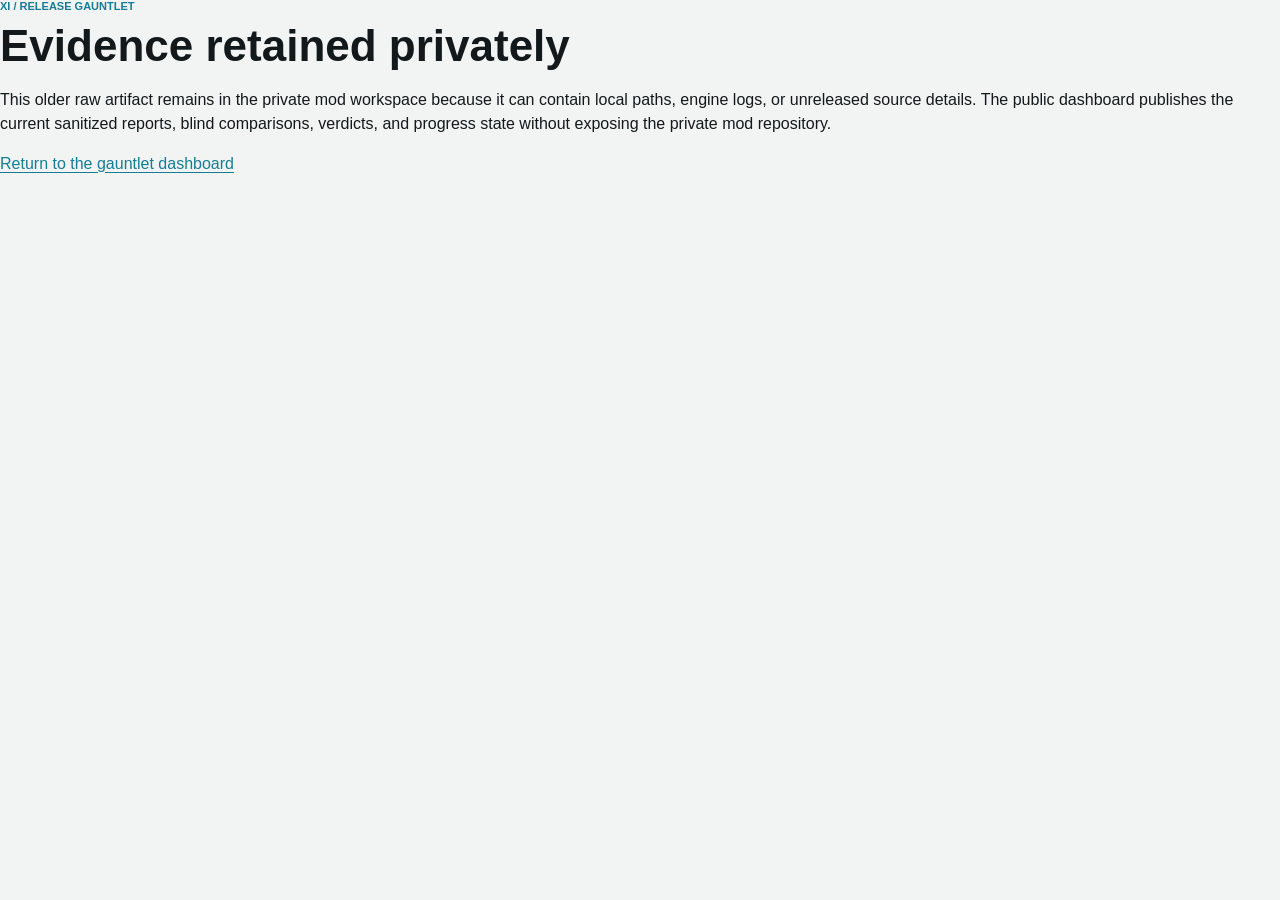
<file: evidence/retained-private.html>
<!doctype html>
<html lang="en">
  <head>
    <meta charset="utf-8">
    <meta name="viewport" content="width=device-width, initial-scale=1">
    <title>XI FreezeTag - Private Evidence</title>
    <link rel="stylesheet" href="../styles.css">
  </head>
  <body>
    <main class="shell">
      <section class="hero-panel">
        <p class="eyebrow">XI / RELEASE GAUNTLET</p>
        <h1>Evidence retained privately</h1>
        <p>
          This older raw artifact remains in the private mod workspace because it can contain local paths,
          engine logs, or unreleased source details. The public dashboard publishes the current sanitized
          reports, blind comparisons, verdicts, and progress state without exposing the private mod repository.
        </p>
        <p><a href="../index.html">Return to the gauntlet dashboard</a></p>
      </section>
    </main>
  </body>
</html>
</file>
<file: styles.css>
:root {
  --ink: #13191a;
  --ink-soft: #394548;
  --muted: #5f6d70;
  --paper: #f1f4f2;
  --surface: #ffffff;
  --surface-alt: #e7ece9;
  --line: #c8d0cc;
  --line-strong: #97a5a0;
  --header: #101516;
  --header-soft: #1b2325;
  --ice: #167d96;
  --ice-bright: #8dd5e4;
  --ice-pale: #d8f0f4;
  --pass: #287249;
  --pass-bg: #dcefe3;
  --fail: #a33b35;
  --fail-bg: #f5ddda;
  --unknown: #7b5c16;
  --unknown-bg: #f1e7c9;
  --runtime: #315f8a;
  --runtime-bg: #dce9f4;
  --live: #814b72;
  --live-bg: #eee0ea;
  --focus: #c45f2f;
  --radius: 6px;
  --shell: 1320px;
  --shadow: 0 8px 24px rgba(16, 21, 22, 0.08);
}

* {
  box-sizing: border-box;
  letter-spacing: 0;
}

html {
  scroll-behavior: smooth;
}

body {
  margin: 0;
  background: var(--paper);
  color: var(--ink);
  font-family: "Segoe UI", Arial, sans-serif;
  font-size: 16px;
  line-height: 1.5;
}

a {
  color: var(--ice);
  text-underline-offset: 3px;
}

a:hover {
  color: #0d5d72;
}

button,
input,
select {
  font: inherit;
}

button,
a,
input,
select {
  -webkit-tap-highlight-color: transparent;
}

:focus-visible {
  outline: 3px solid var(--focus);
  outline-offset: 3px;
}

code,
.system-code,
.checkpoint-index,
.timeline-marker,
.gate-count,
.budget-metric strong,
.package-strip dd {
  font-family: Consolas, "Courier New", monospace;
}

code {
  overflow-wrap: anywhere;
}

.skip-link {
  position: fixed;
  z-index: 100;
  top: 10px;
  left: 10px;
  padding: 10px 14px;
  transform: translateY(-160%);
  background: var(--surface);
  color: var(--ink);
  border: 2px solid var(--focus);
  border-radius: var(--radius);
}

.skip-link:focus {
  transform: translateY(0);
}

.section-shell,
.header-inner {
  width: min(calc(100% - 48px), var(--shell));
  margin: 0 auto;
}

.site-header {
  background: var(--header);
  color: #f5f7f6;
  border-bottom: 1px solid #2e393b;
}

.header-inner {
  min-height: 68px;
  display: grid;
  grid-template-columns: auto minmax(0, 1fr) auto;
  align-items: center;
  gap: 34px;
}

.brand {
  display: inline-flex;
  align-items: center;
  gap: 12px;
  color: #ffffff;
  text-decoration: none;
}

.brand:hover {
  color: #ffffff;
}

.brand-sigil {
  width: 38px;
  height: 38px;
  display: grid;
  place-items: center;
  position: relative;
  color: var(--header);
  background: var(--ice-bright);
  border: 1px solid #bfeaf2;
  clip-path: polygon(50% 0, 100% 20%, 88% 100%, 12% 100%, 0 20%);
}

.brand-sigil::after {
  content: "";
  position: absolute;
  left: 50%;
  bottom: 3px;
  width: 1px;
  height: 9px;
  background: var(--header);
  transform: translateX(-50%);
}

.brand-sigil span {
  font-size: 15px;
  font-weight: 900;
  line-height: 1;
}

.brand-copy {
  display: grid;
  line-height: 1.1;
}

.brand-copy strong {
  font-size: 15px;
}

.brand-copy span {
  margin-top: 4px;
  color: #aebabc;
  font-size: 12px;
  text-transform: uppercase;
}

.section-nav {
  min-width: 0;
  display: flex;
  align-items: center;
  gap: 24px;
  overflow-x: auto;
  scrollbar-width: thin;
}

.section-nav a {
  flex: 0 0 auto;
  padding: 23px 0 21px;
  color: #c7d0d1;
  border-bottom: 2px solid transparent;
  font-size: 13px;
  font-weight: 650;
  text-decoration: none;
}

.section-nav a:hover {
  color: #ffffff;
  border-bottom-color: var(--ice-bright);
}

.header-state {
  display: flex;
  align-items: center;
  gap: 9px;
  color: #8f9b9d;
  font-size: 11px;
  line-height: 1.25;
  white-space: nowrap;
}

.header-state > span:last-child {
  display: grid;
}

.header-state strong {
  color: #eef3f2;
  font-size: 12px;
}

.live-dot {
  width: 8px;
  height: 8px;
  flex: 0 0 auto;
  background: var(--pass-bg);
  border: 2px solid #55b47d;
  border-radius: 50%;
}

.intro {
  background: var(--surface);
  border-bottom: 1px solid var(--line);
}

.intro .section-shell {
  padding-top: 50px;
  padding-bottom: 30px;
}

.intro-grid {
  display: grid;
  grid-template-columns: minmax(0, 1.15fr) minmax(360px, 0.85fr);
  gap: 64px;
  align-items: end;
}

.eyebrow {
  margin: 0 0 9px;
  color: var(--ice);
  font-size: 11px;
  font-weight: 800;
  line-height: 1.2;
  text-transform: uppercase;
}

h1,
h2,
h3,
p {
  margin-top: 0;
}

h1 {
  max-width: 820px;
  margin-bottom: 18px;
  font-size: 44px;
  line-height: 1.08;
  font-weight: 760;
}

h2 {
  margin-bottom: 0;
  font-size: 28px;
  line-height: 1.15;
  font-weight: 760;
}

h3 {
  font-size: 19px;
  line-height: 1.3;
}

.lede {
  max-width: 770px;
  margin-bottom: 0;
  color: var(--ink-soft);
  font-size: 18px;
  line-height: 1.55;
}

.gate-summary {
  padding-left: 30px;
  border-left: 3px solid var(--ink);
}

.gate-summary-head {
  display: grid;
  grid-template-columns: minmax(0, 1fr) auto;
  gap: 22px;
  align-items: start;
}

.gate-rule {
  max-width: 480px;
  margin-bottom: 0;
  color: var(--muted);
  font-size: 13px;
}

.gate-count {
  display: flex;
  align-items: baseline;
  color: var(--ink);
  line-height: 1;
}

.gate-count strong {
  font-size: 42px;
}

.gate-count span {
  margin-left: 3px;
  color: var(--muted);
  font-size: 18px;
}

.gate-progress {
  height: 8px;
  margin-top: 20px;
  overflow: hidden;
  background: var(--surface-alt);
  border: 1px solid var(--line);
  border-radius: 2px;
}

.gate-progress span {
  display: block;
  width: 0;
  height: 100%;
  background: var(--pass);
}

.archive-detail {
  margin-top: 18px;
  border-top: 1px solid var(--line);
}

.archive-detail summary {
  padding: 16px 0 6px;
  color: var(--muted);
  cursor: pointer;
  font-weight: 700;
}

.snapshot-stamp {
  display: flex;
  justify-content: space-between;
  gap: 20px;
  margin-top: 10px;
  color: var(--muted);
  font-size: 12px;
}

.text-fail {
  color: var(--fail);
}

.text-unknown {
  color: var(--unknown);
}

.winning-bar {
  display: grid;
  grid-template-columns: repeat(6, minmax(0, 1fr));
  margin: 42px 0 0;
  padding: 0;
  list-style: none;
  border: 1px solid var(--line);
}

.checkpoint {
  min-width: 0;
  min-height: 98px;
  display: grid;
  align-content: center;
  gap: 4px;
  position: relative;
  padding: 18px 16px 16px;
  background: var(--surface);
  border-right: 1px solid var(--line);
}

.checkpoint:last-child {
  border-right: 0;
}

.checkpoint::before {
  content: "";
  position: absolute;
  top: 0;
  left: 0;
  right: 0;
  height: 4px;
  background: var(--line-strong);
}

.checkpoint.is-pass::before {
  background: var(--pass);
}

.checkpoint.is-fail::before {
  background: var(--fail);
}

.checkpoint.is-unknown::before {
  background: var(--unknown);
}

.checkpoint-index {
  color: var(--muted);
  font-size: 11px;
}

.checkpoint strong {
  font-size: 14px;
  line-height: 1.25;
}

.checkpoint > span:last-child {
  color: var(--muted);
  font-size: 12px;
  line-height: 1.3;
}

.verification-key {
  min-height: 52px;
  display: grid;
  grid-template-columns: auto repeat(3, minmax(0, 1fr));
  gap: 24px;
  align-items: center;
  padding: 13px 16px;
  background: var(--header);
  color: #c7d1d2;
  font-size: 12px;
}

.key-label {
  color: #ffffff;
  font-weight: 750;
  text-transform: uppercase;
}

.key-item {
  min-width: 0;
  display: flex;
  align-items: center;
  gap: 9px;
}

.tier,
.status {
  display: inline-flex;
  width: fit-content;
  align-items: center;
  justify-content: center;
  white-space: nowrap;
  border-radius: 3px;
  font-size: 10px;
  font-weight: 800;
  line-height: 1;
  text-transform: uppercase;
}

.tier {
  min-height: 23px;
  padding: 5px 8px;
  border: 1px solid currentColor;
}

.tier-structural {
  color: #376c77;
  background: var(--ice-pale);
}

.tier-runtime {
  color: var(--runtime);
  background: var(--runtime-bg);
}

.tier-live {
  color: var(--live);
  background: var(--live-bg);
}

.status {
  min-width: 68px;
  min-height: 25px;
  padding: 6px 9px;
}

.status-pass {
  color: var(--pass);
  background: var(--pass-bg);
}

.status-fail {
  color: var(--fail);
  background: var(--fail-bg);
}

.status-unknown {
  color: var(--unknown);
  background: var(--unknown-bg);
}

.status-large {
  min-height: 31px;
  padding-inline: 12px;
  font-size: 11px;
}

.section-band {
  padding: 54px 0;
  background: var(--surface);
  border-bottom: 1px solid var(--line);
}

.section-band-alt {
  background: var(--paper);
}

.section-heading {
  display: flex;
  align-items: end;
  justify-content: space-between;
  gap: 24px;
  margin-bottom: 26px;
}

.section-note {
  margin: 0;
  color: var(--muted);
  font-size: 13px;
}

.score-tally {
  display: flex;
  gap: 18px;
  color: var(--muted);
  font-size: 12px;
}

.score-tally span {
  display: inline-flex;
  align-items: center;
  gap: 7px;
}

.state-dot {
  width: 8px;
  height: 8px;
  display: inline-block;
  border-radius: 50%;
}

.state-dot.pass {
  background: var(--pass);
}

.state-dot.fail {
  background: var(--fail);
}

.state-dot.unknown {
  background: var(--unknown);
}

.score-table {
  background: var(--surface);
  border: 1px solid var(--line);
  box-shadow: var(--shadow);
}

.score-head,
.score-row {
  display: grid;
  grid-template-columns: minmax(180px, 0.82fr) minmax(340px, 1.75fr) minmax(140px, 0.58fr) 90px;
  gap: 24px;
  align-items: center;
}

.score-head {
  min-height: 40px;
  padding: 8px 18px;
  background: var(--header);
  color: #aebabc;
  font-size: 10px;
  font-weight: 800;
  text-transform: uppercase;
}

.score-row {
  min-height: 82px;
  padding: 16px 18px;
  border-bottom: 1px solid var(--line);
}

.score-row:last-child {
  border-bottom: 0;
}

.score-row.is-current {
  background: var(--unknown-bg);
  box-shadow: inset 4px 0 0 var(--unknown);
}

.score-system {
  min-width: 0;
  display: grid;
  gap: 5px;
}

.score-system strong {
  font-size: 14px;
}

.system-code {
  color: var(--muted);
  font-size: 10px;
}

.score-result {
  color: var(--ink-soft);
  font-size: 13px;
}

.budget-grid {
  display: grid;
  grid-template-columns: repeat(4, minmax(0, 1fr));
  background: var(--surface);
  border: 1px solid var(--line);
  box-shadow: var(--shadow);
}

.budget-metric {
  min-width: 0;
  margin: 0;
  padding: 22px;
  border-right: 1px solid var(--line);
}

.budget-metric:last-child {
  border-right: 0;
}

.metric-head {
  display: flex;
  align-items: start;
  justify-content: space-between;
  gap: 12px;
}

.metric-head > div {
  min-width: 0;
  display: grid;
  gap: 8px;
}

.metric-label {
  color: var(--muted);
  font-size: 11px;
  font-weight: 750;
  line-height: 1.25;
  text-transform: uppercase;
}

.budget-metric strong {
  font-size: 25px;
  line-height: 1;
}

.budget-metric strong small {
  color: var(--muted);
  font-size: 13px;
  font-weight: 500;
}

.meter {
  height: 8px;
  margin: 24px 0 11px;
  overflow: hidden;
  background: var(--surface-alt);
  border: 1px solid var(--line);
  border-radius: 2px;
}

.meter span {
  display: block;
  width: var(--meter-fill);
  height: 100%;
  background: var(--ice);
}

.budget-metric.is-tight .meter span {
  background: var(--unknown);
}

.budget-metric p {
  display: flex;
  justify-content: space-between;
  gap: 10px;
  margin: 0;
  color: var(--muted);
  font-size: 11px;
}

.budget-metric p span {
  text-align: right;
}

.package-strip {
  display: grid;
  grid-template-columns: minmax(250px, 0.75fr) minmax(0, 1.25fr);
  align-items: center;
  gap: 28px;
  min-height: 104px;
  padding: 18px 22px;
  background: var(--header);
  color: #f4f7f6;
}

.package-title {
  min-width: 0;
  display: grid;
  gap: 4px;
}

.package-title .eyebrow {
  color: var(--ice-bright);
}

.package-title strong {
  min-width: 0;
  overflow-wrap: anywhere;
}

.package-strip dl {
  display: grid;
  grid-template-columns: repeat(3, minmax(0, 1fr));
  margin: 0;
}

.package-strip dl > div {
  min-width: 0;
  padding: 0 20px;
  border-left: 1px solid #394547;
}

.package-strip dt {
  color: #9fadaf;
  font-size: 10px;
  font-weight: 750;
  text-transform: uppercase;
}

.package-strip dd {
  margin: 5px 0 0;
  font-size: 20px;
  line-height: 1.2;
}

.package-strip dd small {
  color: #9fadaf;
  font-size: 10px;
}

.round-grid {
  display: grid;
  grid-template-columns: minmax(0, 1.2fr) minmax(340px, 0.8fr);
  gap: 56px;
}

.round-facts {
  display: grid;
  grid-template-columns: repeat(2, minmax(0, 1fr));
  margin: 0 0 32px;
  border-top: 1px solid var(--line);
}

.round-facts > div {
  min-width: 0;
  padding: 15px 16px 15px 0;
  border-bottom: 1px solid var(--line);
}

.round-facts > div:nth-child(odd) {
  padding-right: 24px;
  border-right: 1px solid var(--line);
}

.round-facts > div:nth-child(even) {
  padding-left: 24px;
}

.round-facts dt,
.round-facts dd {
  margin: 0;
}

.round-facts dt {
  margin-bottom: 4px;
  color: var(--muted);
  font-size: 10px;
  font-weight: 800;
  text-transform: uppercase;
}

.round-facts dd {
  font-size: 13px;
  font-weight: 650;
  overflow-wrap: anywhere;
}

.evidence-block h3 {
  margin-bottom: 12px;
  font-size: 14px;
}

.evidence-list {
  margin: 0;
  padding: 0;
  list-style: none;
  border-top: 1px solid var(--line);
}

.evidence-list li {
  min-width: 0;
  display: grid;
  grid-template-columns: 90px minmax(160px, 0.7fr) minmax(260px, 1.3fr);
  gap: 14px;
  align-items: center;
  min-height: 54px;
  padding: 10px 0;
  border-bottom: 1px solid var(--line);
  font-size: 12px;
}

.evidence-list a {
  font-weight: 700;
}

.evidence-list code {
  color: var(--muted);
  font-size: 11px;
}

.gap-panel {
  align-self: start;
  padding: 28px 30px;
  background: var(--unknown-bg);
  border: 1px solid #d8c690;
  border-top: 5px solid var(--unknown);
  border-radius: var(--radius);
}

.gap-panel .eyebrow {
  color: var(--unknown);
}

.gap-panel h3 {
  margin-bottom: 15px;
  font-size: 23px;
}

.gap-panel > p {
  margin-bottom: 22px;
  color: var(--ink-soft);
  font-size: 13px;
}

.exit-evidence,
.gap-after {
  display: grid;
  gap: 5px;
  padding: 14px 0;
  border-top: 1px solid #d8c690;
}

.exit-evidence span,
.gap-after span {
  color: var(--muted);
  font-size: 10px;
  font-weight: 800;
  text-transform: uppercase;
}

.exit-evidence code {
  color: var(--unknown);
  font-size: 12px;
  font-weight: 700;
}

.gap-after {
  padding-bottom: 0;
}

.gap-after strong {
  font-size: 13px;
}

.timeline {
  margin: 0;
  padding: 0;
  list-style: none;
  background: var(--surface);
  border: 1px solid var(--line);
  box-shadow: var(--shadow);
}

.timeline-item {
  display: grid;
  grid-template-columns: 94px minmax(0, 1fr);
  min-height: 132px;
  position: relative;
  border-bottom: 1px solid var(--line);
}

.timeline-item:last-child {
  border-bottom: 0;
}

.timeline-item.is-active {
  background: #fff8f7;
}

.timeline-marker {
  display: grid;
  place-items: center;
  position: relative;
  color: var(--muted);
  border-right: 1px solid var(--line);
  font-size: 12px;
  font-weight: 800;
}

.timeline-marker::before {
  content: "";
  width: 11px;
  height: 11px;
  position: absolute;
  top: 23px;
  right: -6px;
  background: var(--line-strong);
  border: 3px solid var(--surface);
  border-radius: 50%;
  box-shadow: 0 0 0 1px var(--line);
}

.timeline-item.is-pass .timeline-marker::before {
  background: var(--pass);
}

.timeline-item.is-fail .timeline-marker::before {
  background: var(--fail);
}

.timeline-item.is-unknown .timeline-marker::before {
  background: var(--unknown);
}

.timeline-main {
  min-width: 0;
  padding: 21px 24px;
}

.timeline-title {
  display: flex;
  justify-content: space-between;
  gap: 20px;
}

.timeline-kicker {
  display: block;
  margin-bottom: 3px;
  color: var(--muted);
  font-size: 10px;
  font-weight: 750;
  text-transform: uppercase;
}

.timeline-title h3 {
  margin-bottom: 7px;
  font-size: 16px;
}

.timeline-main > p {
  margin-bottom: 12px;
  color: var(--ink-soft);
  font-size: 13px;
}

.timeline-meta {
  display: flex;
  flex-wrap: wrap;
  align-items: center;
  gap: 12px;
  color: var(--muted);
  font-size: 11px;
}

.visual-vote {
  background: var(--header);
  color: #f2f6f5;
  border-bottom-color: #2f393b;
}

.visual-vote .eyebrow {
  color: var(--ice-bright);
}

.visual-vote .section-note {
  margin-top: 8px;
  color: #a7b3b5;
}

.vote-layout {
  display: grid;
  grid-template-columns: minmax(210px, 0.45fr) minmax(560px, 1.25fr);
  gap: 42px;
  align-items: center;
}

.vote-form {
  display: grid;
  grid-template-columns: 112px 220px 130px minmax(180px, 1fr) auto;
  gap: 12px;
  align-items: end;
}

.field,
.vote-choices {
  min-width: 0;
  display: grid;
  gap: 6px;
  margin: 0;
}

.field > span,
.vote-choices legend {
  padding: 0;
  color: #aebabc;
  font-size: 10px;
  font-weight: 750;
  text-transform: uppercase;
}

.field input,
.field select {
  width: 100%;
  height: 40px;
  min-width: 0;
  padding: 0 10px;
  background: #f8faf9;
  color: var(--ink);
  border: 1px solid #667476;
  border-radius: 4px;
}

.vote-choices {
  grid-template-columns: repeat(3, minmax(0, 1fr));
  border: 0;
}

.vote-choices legend {
  grid-column: 1 / -1;
}

.vote-choices label {
  position: relative;
}

.vote-choices input {
  position: absolute;
  width: 1px;
  height: 1px;
  opacity: 0;
}

.vote-choices label span {
  height: 40px;
  display: grid;
  place-items: center;
  background: var(--header-soft);
  color: #dbe2e3;
  border: 1px solid #596668;
  border-radius: 4px;
  cursor: pointer;
  font-size: 12px;
  font-weight: 800;
}

.vote-choices input:checked + span {
  background: var(--ice-pale);
  color: #174e5a;
  border-color: var(--ice-bright);
}

.vote-choices input:focus-visible + span {
  outline: 3px solid var(--focus);
  outline-offset: 2px;
}

.vote-actions {
  display: flex;
  gap: 8px;
}

.button {
  height: 40px;
  padding: 0 13px;
  border: 1px solid transparent;
  border-radius: 4px;
  cursor: pointer;
  font-size: 12px;
  font-weight: 750;
  white-space: nowrap;
}

.button-primary {
  background: var(--ice-bright);
  color: #113d46;
  border-color: #bde7ef;
}

.button-primary:hover {
  background: #b7e5ee;
}

.button-secondary {
  background: transparent;
  color: #dce3e4;
  border-color: #596668;
}

.button-secondary:hover {
  background: var(--header-soft);
}

.vote-output {
  grid-column: 2;
  min-height: 20px;
  margin-top: -24px;
  color: #aebabc;
  font-size: 11px;
}

.vote-output[data-state="saved"] {
  color: var(--ice-bright);
}

.vote-output[data-state="error"] {
  color: #ffaba3;
}

.site-footer {
  padding: 22px 0;
  background: #090c0d;
  color: #8e9a9c;
  font-size: 11px;
}

.footer-inner {
  display: flex;
  justify-content: space-between;
  gap: 24px;
}

.site-footer p {
  margin: 0;
}

.site-footer strong {
  color: #dbe2e3;
}

.site-footer a {
  color: var(--ice-bright);
}

.progress-gallery {
  background: #151c1e;
}

.progress-gallery h2,
.gallery-item figcaption strong {
  color: #f2f6f7;
}

.progress-gallery .section-note,
.gallery-item figcaption > span:last-child {
  color: #aebabc;
}

.gallery-header {
  display: flex;
  align-items: end;
  justify-content: space-between;
  gap: 28px;
  margin-bottom: 24px;
}

.gallery-header .section-note {
  max-width: 620px;
  margin: 0;
}

.gallery-grid {
  display: grid;
  grid-template-columns: repeat(3, minmax(0, 1fr));
  gap: 16px;
}

.gallery-item {
  min-width: 0;
  margin: 0;
  overflow: hidden;
  border: 1px solid #3b484b;
  border-radius: 6px;
  background: #0c1112;
}

.gallery-item-wide {
  grid-column: span 3;
}

.gallery-image,
.gallery-pair a {
  display: block;
  min-height: 0;
  background: #080b0c;
}

.gallery-image img,
.gallery-pair img {
  display: block;
  width: 100%;
  height: 260px;
  object-fit: contain;
}

.gallery-pair {
  display: grid;
  grid-template-columns: repeat(2, minmax(0, 1fr));
  gap: 1px;
  background: #3b484b;
}

.gallery-pair img {
  height: 340px;
}

.gallery-item figcaption {
  display: grid;
  grid-template-columns: auto minmax(0, 1fr);
  align-items: center;
  gap: 9px 12px;
  padding: 15px 16px 17px;
  border-top: 1px solid #3b484b;
}

.gallery-item figcaption strong {
  font-size: 15px;
}

.gallery-item figcaption > span:last-child {
  grid-column: 1 / -1;
  font-size: 13px;
  line-height: 1.55;
}

@media (max-width: 1120px) {
  .gallery-grid {
    grid-template-columns: repeat(2, minmax(0, 1fr));
  }

  .gallery-item-wide {
    grid-column: span 2;
  }
  .header-inner {
    gap: 22px;
  }

  .section-nav {
    gap: 18px;
  }

  .header-state {
    display: none;
  }

  .header-inner {
    grid-template-columns: auto minmax(0, 1fr);
  }

  .intro-grid {
    gap: 40px;
  }

  .winning-bar {
    grid-template-columns: repeat(3, minmax(0, 1fr));
  }

  .checkpoint:nth-child(3) {
    border-right: 0;
  }

  .checkpoint:nth-child(-n + 3) {
    border-bottom: 1px solid var(--line);
  }

  .budget-grid {
    grid-template-columns: repeat(2, minmax(0, 1fr));
  }

  .budget-metric:nth-child(2) {
    border-right: 0;
  }

  .budget-metric:nth-child(-n + 2) {
    border-bottom: 1px solid var(--line);
  }

  .vote-layout {
    grid-template-columns: 1fr;
    gap: 24px;
  }

  .vote-form {
    grid-template-columns: 112px 220px 130px minmax(180px, 1fr) auto;
  }

  .vote-output {
    grid-column: 1;
    margin-top: 0;
  }
}

@media (max-width: 900px) {
  .intro-grid,
  .round-grid {
    grid-template-columns: 1fr;
  }

  .intro-grid {
    gap: 32px;
  }

  .gate-summary {
    padding: 24px 0 0;
    border-top: 3px solid var(--ink);
    border-left: 0;
  }

  .verification-key {
    grid-template-columns: 1fr;
    gap: 10px;
  }

  .key-label {
    padding-bottom: 4px;
    border-bottom: 1px solid #344042;
  }

  .score-head {
    display: none;
  }

  .score-row {
    grid-template-columns: minmax(170px, 0.8fr) minmax(260px, 1.4fr) 110px 74px;
    gap: 16px;
  }

  .package-strip {
    grid-template-columns: 1fr;
  }

  .package-strip dl > div:first-child {
    padding-left: 0;
    border-left: 0;
  }

  .vote-form {
    grid-template-columns: minmax(96px, 112px) minmax(180px, 220px) minmax(110px, 130px) minmax(0, 1fr);
  }

  .vote-actions {
    grid-column: 1 / -1;
  }
}

@media (max-width: 760px) {
  .section-shell,
  .header-inner {
    width: min(calc(100% - 28px), var(--shell));
  }

  .header-inner {
    min-height: 0;
    grid-template-columns: 1fr;
    gap: 0;
    padding-top: 12px;
  }

  .section-nav {
    width: 100%;
    display: grid;
    grid-template-columns: repeat(3, minmax(0, 1fr));
    gap: 0 14px;
    overflow-x: visible;
  }

  .section-nav a {
    min-width: 0;
    padding: 11px 0 10px;
    text-align: center;
  }

  .intro .section-shell {
    padding-top: 38px;
  }

  h1 {
    font-size: 34px;
  }

  .lede {
    font-size: 16px;
  }

  .winning-bar {
    grid-template-columns: repeat(2, minmax(0, 1fr));
  }

  .checkpoint,
  .checkpoint:nth-child(3) {
    border-right: 1px solid var(--line);
    border-bottom: 1px solid var(--line);
  }

  .checkpoint:nth-child(even) {
    border-right: 0;
  }

  .checkpoint:nth-last-child(-n + 2) {
    border-bottom: 0;
  }

  .section-band {
    padding: 42px 0;
  }

  .section-heading {
    align-items: start;
    flex-direction: column;
    gap: 14px;
  }

  .section-heading .status-large {
    width: 100%;
    max-width: 100%;
    white-space: normal;
    line-height: 1.35;
    text-align: left;
  }

  .gallery-header {
    align-items: start;
    flex-direction: column;
    gap: 12px;
  }

  .gallery-grid {
    grid-template-columns: 1fr;
  }

  .gallery-item-wide {
    grid-column: span 1;
  }

  .gallery-pair {
    grid-template-columns: 1fr;
  }

  .gallery-image img,
  .gallery-pair img {
    height: min(64vw, 300px);
  }

  .gallery-item figcaption {
    grid-template-columns: 1fr;
    align-items: start;
  }

  .gallery-item figcaption > span:last-child {
    grid-column: 1;
  }

  .gallery-item figcaption .status {
    justify-self: start;
  }

  .score-row {
    grid-template-columns: 1fr 1fr;
    gap: 14px 20px;
    padding: 18px;
  }

  .score-result {
    grid-column: 1 / -1;
    grid-row: 2;
  }

  .score-row [data-label="Highest evidence"] {
    align-self: end;
  }

  .score-row [data-label="State"] {
    justify-self: end;
    align-self: end;
  }

  .budget-grid {
    grid-template-columns: 1fr;
  }

  .budget-metric,
  .budget-metric:nth-child(2) {
    border-right: 0;
    border-bottom: 1px solid var(--line);
  }

  .budget-metric:last-child {
    border-bottom: 0;
  }

  .package-strip dl {
    grid-template-columns: 1fr;
    gap: 0;
  }

  .package-strip dl > div {
    padding: 13px 0;
    border-top: 1px solid #394547;
    border-left: 0;
  }

  .round-facts {
    grid-template-columns: 1fr;
  }

  .round-facts > div,
  .round-facts > div:nth-child(odd),
  .round-facts > div:nth-child(even) {
    padding: 14px 0;
    border-right: 0;
  }

  .evidence-list li {
    grid-template-columns: auto minmax(0, 1fr);
  }

  .evidence-list code {
    grid-column: 1 / -1;
  }

  .gap-panel {
    padding: 24px;
  }

  .timeline-item {
    grid-template-columns: 62px minmax(0, 1fr);
  }

  .timeline-main {
    padding: 18px;
  }

  .vote-form {
    grid-template-columns: 1fr 1fr;
  }

  .field-note,
  .vote-actions {
    grid-column: 1 / -1;
  }

  .vote-output {
    grid-column: 1;
  }

  .footer-inner {
    flex-direction: column;
    gap: 8px;
  }
}

@media (max-width: 480px) {
  h1 {
    font-size: 30px;
  }

  h2 {
    font-size: 24px;
  }

  .snapshot-stamp,
  .score-tally {
    align-items: flex-start;
    flex-direction: column;
    gap: 6px;
  }

  .winning-bar {
    grid-template-columns: 1fr;
  }

  .checkpoint,
  .checkpoint:nth-child(3),
  .checkpoint:nth-child(even),
  .checkpoint:nth-last-child(-n + 2) {
    min-height: 84px;
    border-right: 0;
    border-bottom: 1px solid var(--line);
  }

  .checkpoint:last-child {
    border-bottom: 0;
  }

  .score-row {
    grid-template-columns: 1fr;
  }

  .score-result,
  .score-row [data-label="Highest evidence"],
  .score-row [data-label="State"] {
    grid-column: 1;
    grid-row: auto;
    justify-self: start;
  }

  .timeline-item {
    grid-template-columns: 48px minmax(0, 1fr);
  }

  .timeline-title {
    flex-direction: column;
    gap: 7px;
  }

  .vote-form {
    grid-template-columns: 1fr;
  }

  .field-note,
  .vote-actions,
  .vote-output {
    grid-column: 1;
  }

  .vote-actions {
    display: grid;
    grid-template-columns: 1fr 1fr;
  }
}

@media (prefers-reduced-motion: reduce) {
  html {
    scroll-behavior: auto;
  }
}

@media print {
  .site-header,
  .visual-vote,
  .site-footer {
    display: none;
  }

  body,
  .section-band,
  .section-band-alt,
  .intro {
    background: #ffffff;
  }

  .section-band,
  .intro {
    break-inside: avoid;
  }

  .score-table,
  .budget-grid,
  .timeline {
    box-shadow: none;
  }
}
</file>
